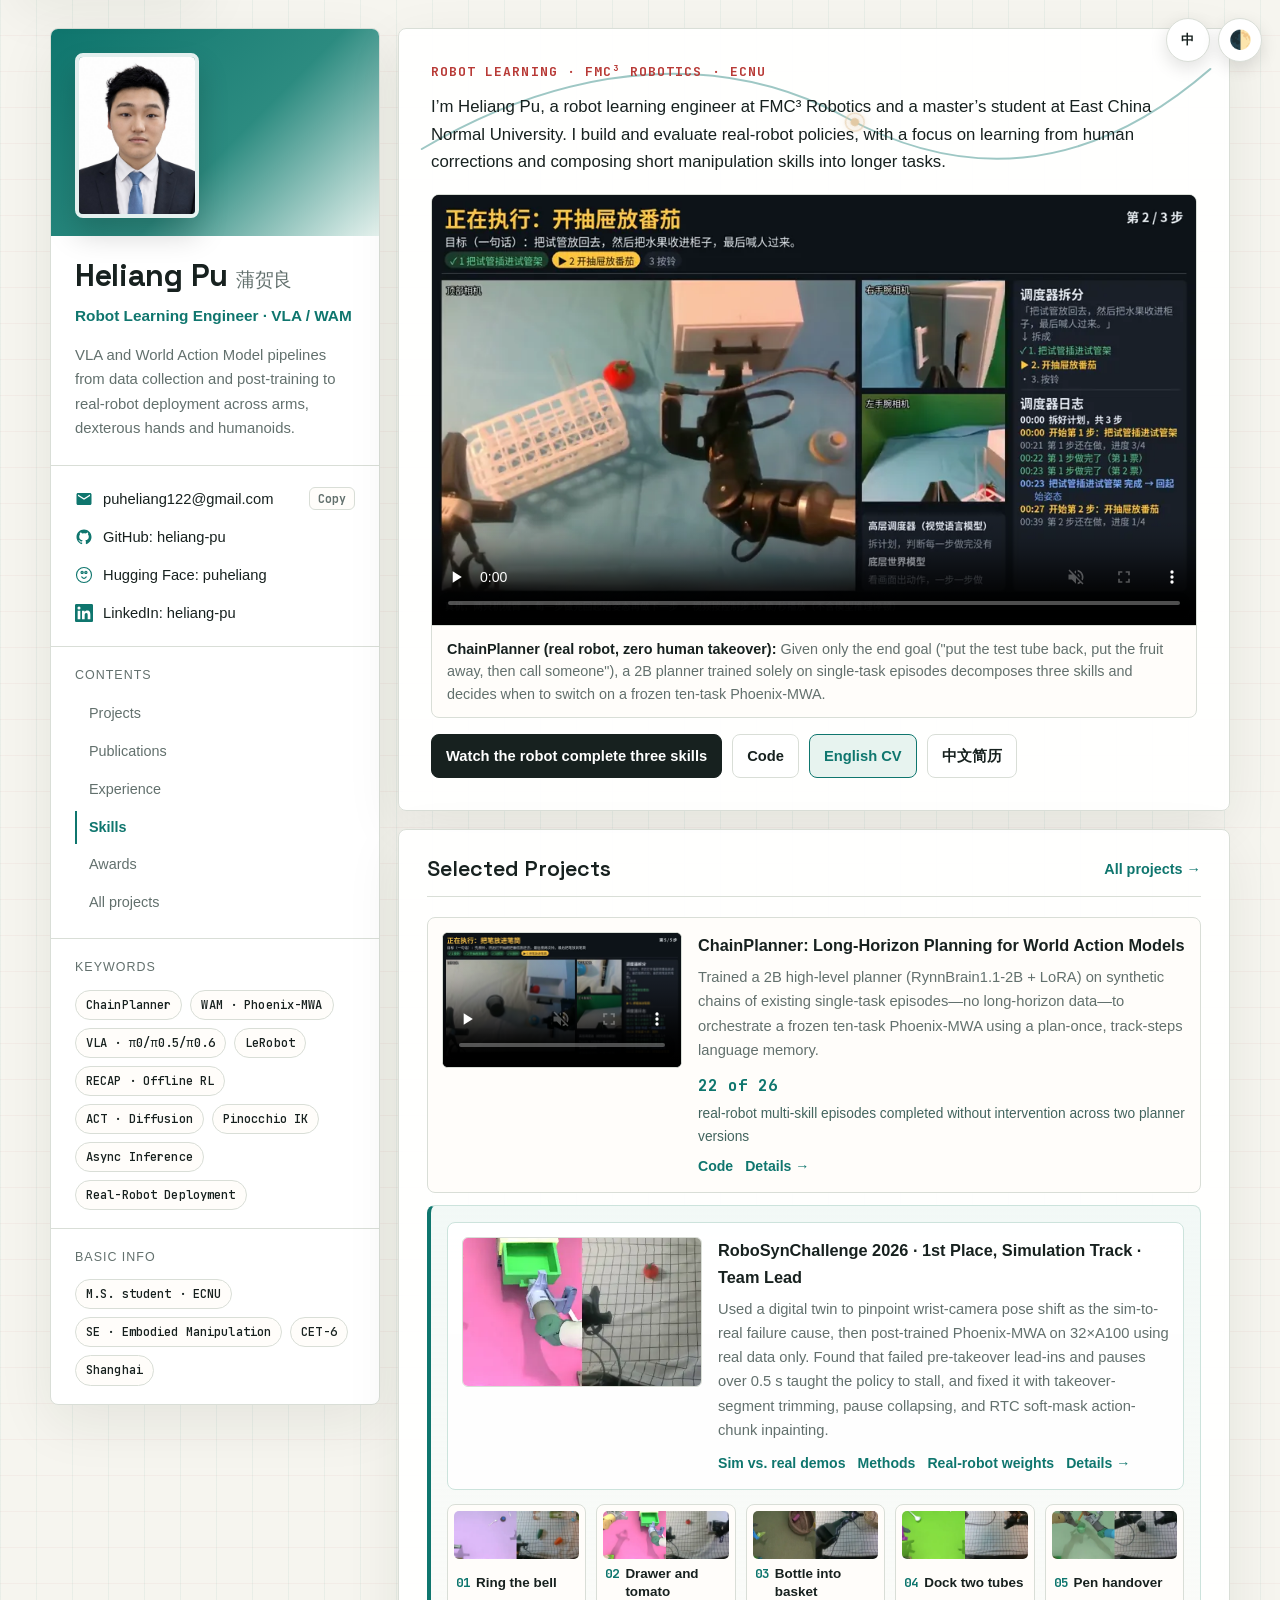
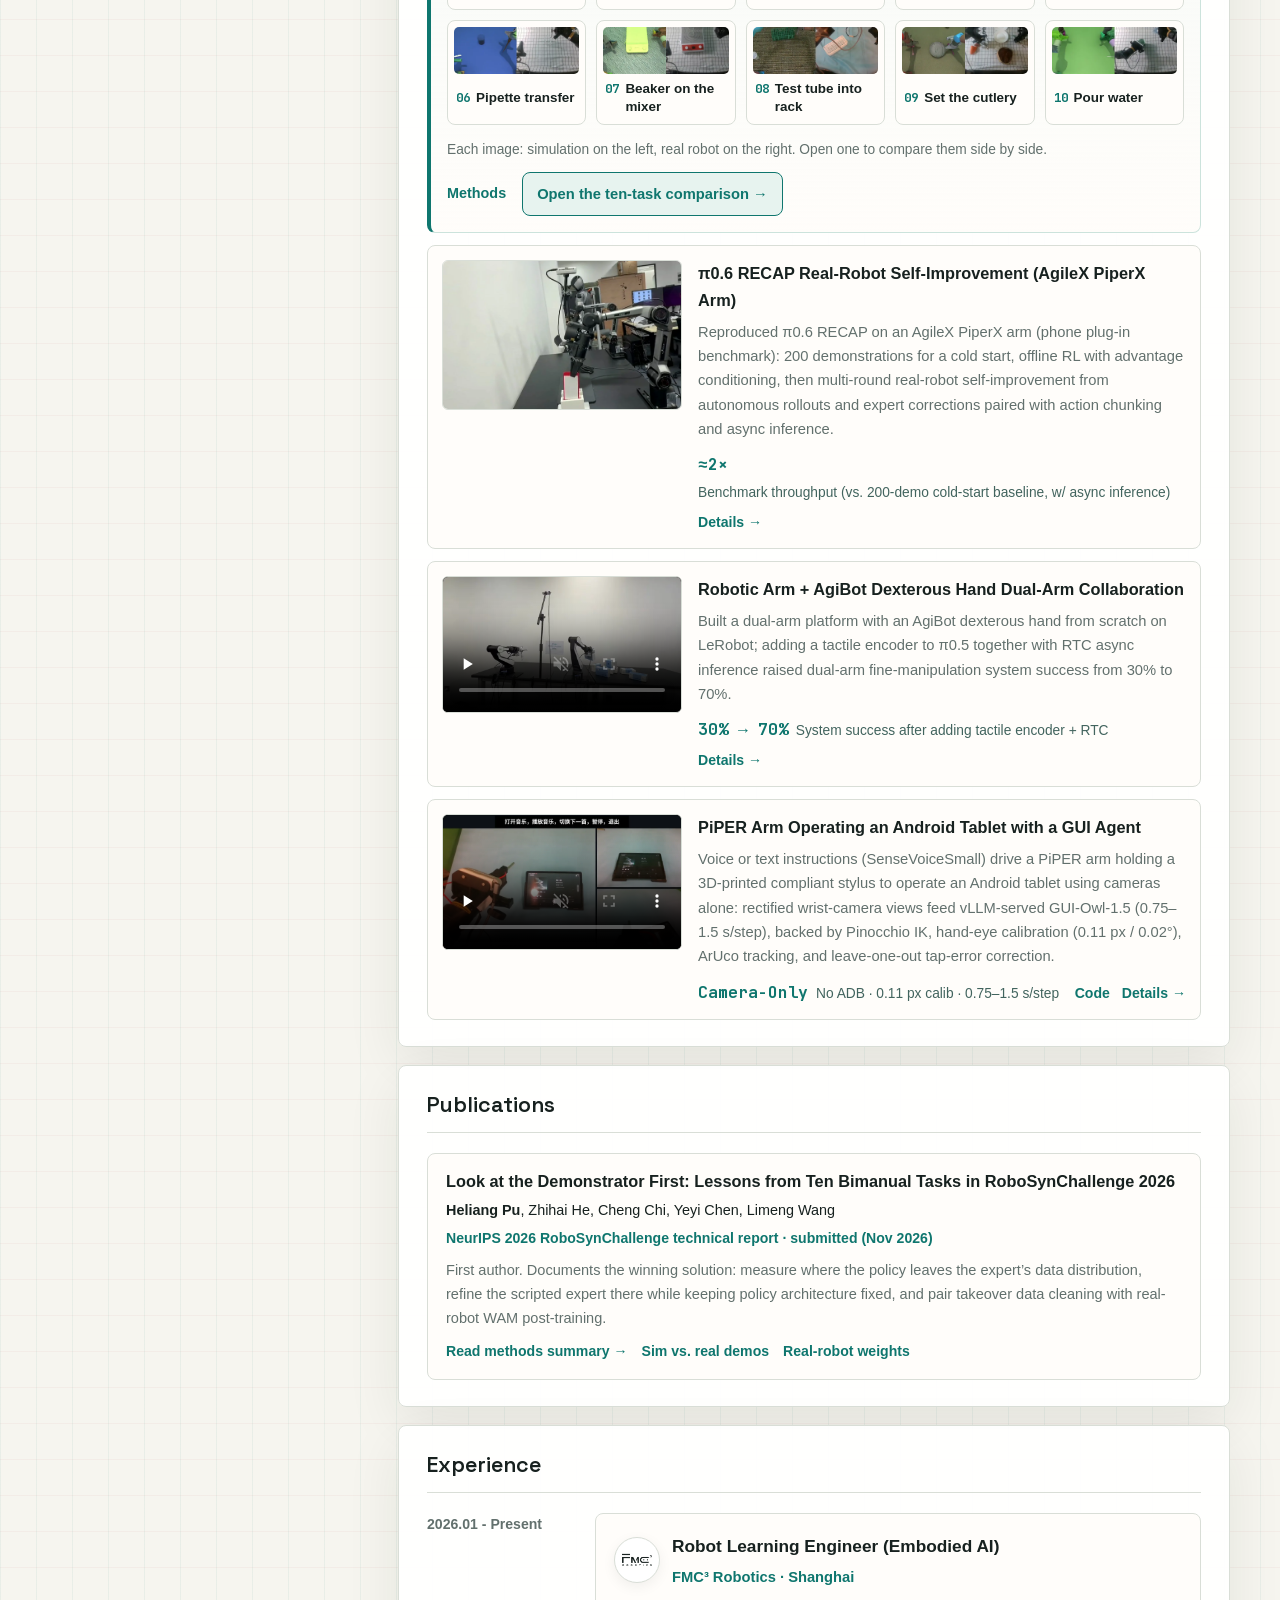
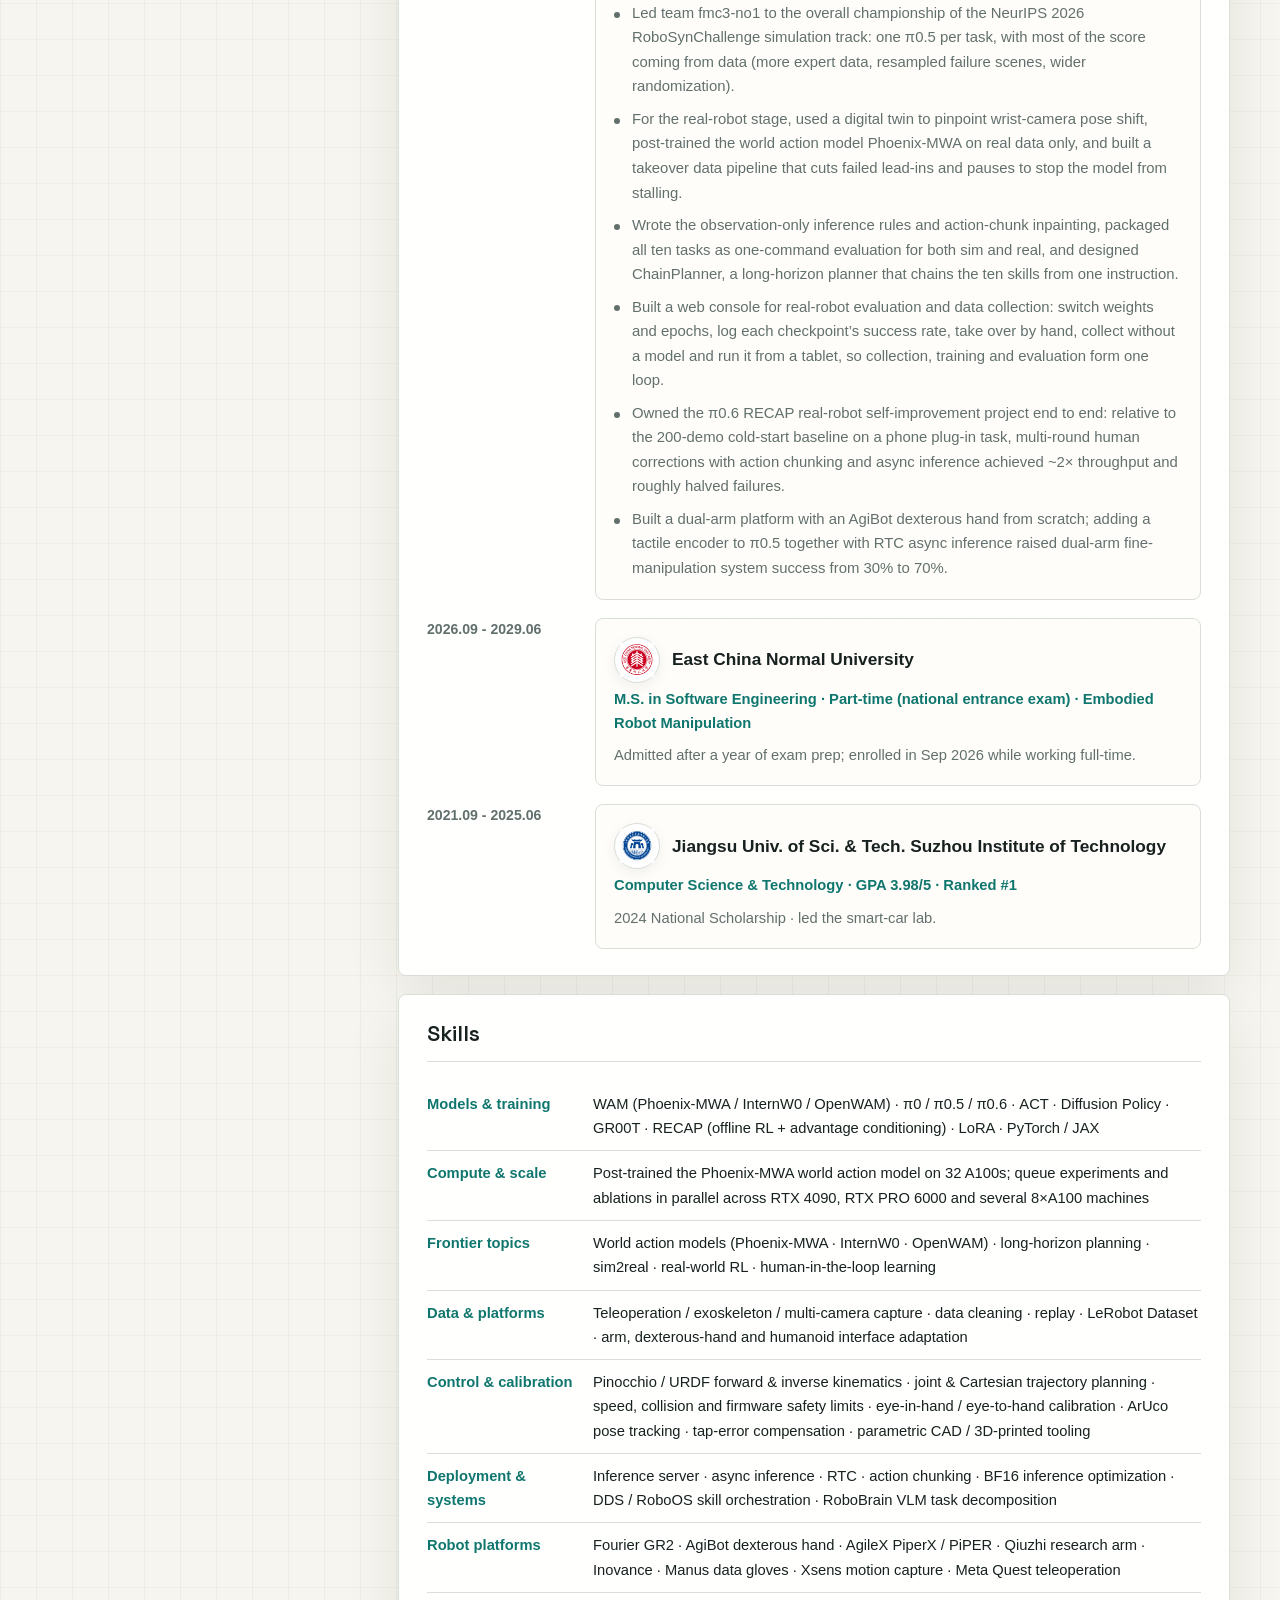
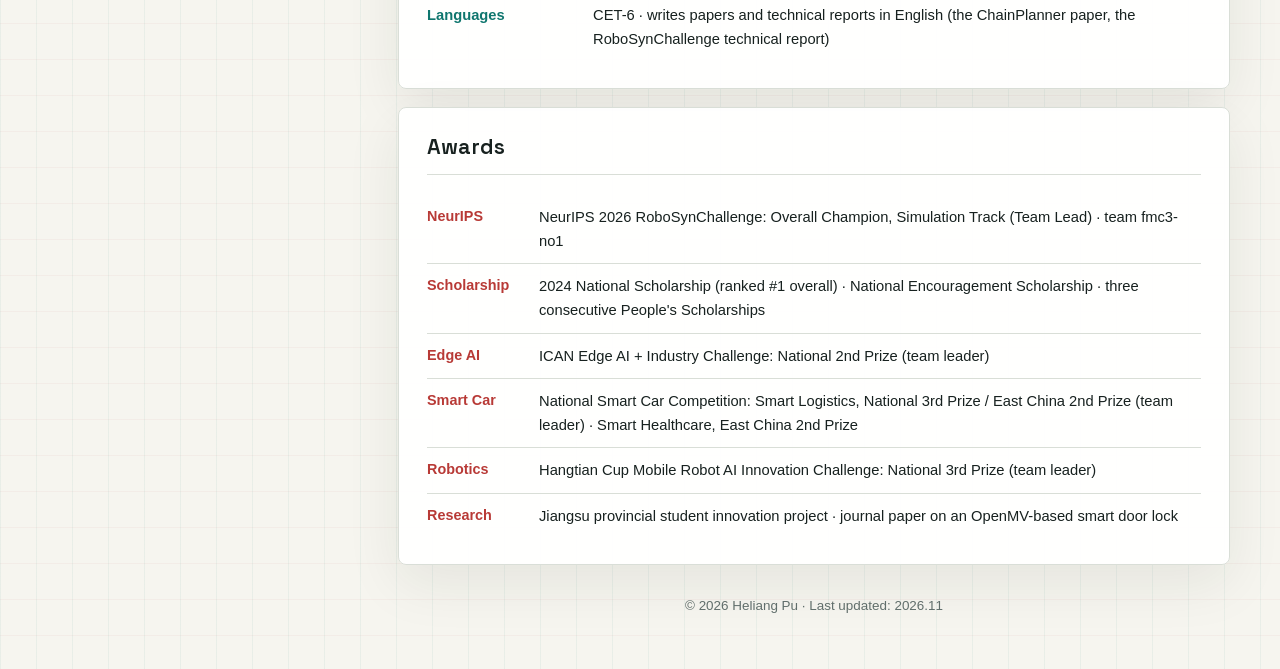
<file: index.html>
<!DOCTYPE html>
<html lang="en">
<head>
  <meta charset="UTF-8">
  <meta name="viewport" content="width=device-width, initial-scale=1.0">
  <meta name="description" content="Heliang Pu (蒲贺良), robot learning engineer at FMC³ Robotics and M.S. student at East China Normal University. Builds and evaluates real-robot VLA and World Action Model policies, focusing on learning from human corrections and composing short skills into longer tasks.">
  <meta name="theme-color" content="#0f766e">
  <meta property="og:title" content="Heliang Pu - Robot Learning Engineer (VLA / WAM)">
  <meta property="og:description" content="Heliang Pu (蒲贺良), robot learning engineer at FMC³ Robotics and M.S. student at East China Normal University. Builds and evaluates real-robot VLA and World Action Model policies, focusing on learning from human corrections and composing short skills into longer tasks.">
  <meta property="og:type" content="profile">
  <meta property="og:url" content="https://heliang-pu.github.io/">
  <meta property="og:image" content="https://heliang-pu.github.io/assets/og-cover.png">
  <meta property="og:image:width" content="1200">
  <meta property="og:image:height" content="630">
  <meta property="og:image:type" content="image/png">
  <meta property="og:image:alt" content="Heliang Pu - Robot Learning Engineer (VLA / WAM)">
  <meta name="twitter:card" content="summary_large_image">
  <meta name="twitter:title" content="Heliang Pu - Robot Learning Engineer (VLA / WAM)">
  <meta name="twitter:description" content="Heliang Pu (蒲贺良), robot learning engineer at FMC³ Robotics and M.S. student at East China Normal University. Builds and evaluates real-robot VLA and World Action Model policies, focusing on learning from human corrections and composing short skills into longer tasks.">
  <meta name="twitter:image" content="https://heliang-pu.github.io/assets/og-cover.png">
  <meta name="twitter:image:alt" content="Heliang Pu - Robot Learning Engineer (VLA / WAM)">
  <link rel="canonical" href="https://heliang-pu.github.io/">
  <link rel="icon" href="/assets/icon-192.png" type="image/png" sizes="192x192">
  <link rel="apple-touch-icon" href="/assets/apple-touch-icon.png">
  <link rel="manifest" href="/site.webmanifest">
  <link rel="preload" href="assets/fonts/space-grotesk-latin.woff2" as="font" type="font/woff2" crossorigin>
  <link rel="preload" href="assets/fonts/jetbrains-mono-latin.woff2" as="font" type="font/woff2" crossorigin>
  <title>Heliang Pu - Robot Learning Engineer (VLA / WAM)</title>
  <link rel="stylesheet" href="assets/site.css?v=ebff7e64">
  <script type="application/ld+json">
  {
    "@context": "https://schema.org",
    "@type": "Person",
    "name": "Heliang Pu",
    "alternateName": "蒲贺良",
    "jobTitle": "Robot Learning Engineer (VLA / WAM)",
    "worksFor": { "@type": "Organization", "name": "FMC³ Robotics", "url": "https://www.fmc3-robotics.ai" },
    "url": "https://heliang-pu.github.io/",
    "email": "puheliang122@gmail.com",
    "image": "https://heliang-pu.github.io/assets/portrait.jpg",
    "description": "Robot learning engineer at FMC³ Robotics and M.S. student at East China Normal University. Builds and evaluates real-robot VLA and World Action Model policies, focusing on learning from human corrections and composing short skills into longer tasks.",
    "address": { "@type": "PostalAddress", "addressLocality": "Shanghai", "addressCountry": "CN" },
    "alumniOf": [
      { "@type": "CollegeOrUniversity", "name": "East China Normal University" },
      { "@type": "CollegeOrUniversity", "name": "Jiangsu University of Science and Technology Suzhou Institute of Technology" }
    ],
    "knowsAbout": ["LeRobot", "VLA Policy", "World Action Model", "Phoenix-MWA", "ChainPlanner", "Long-Horizon Planning", "Sim2Real", "VLM", "π0", "π0.5", "π0.6", "RECAP", "Offline RL", "ACT", "Diffusion Policy", "GR00T", "Tactile Fusion", "LoRA", "Real-Robot Deployment", "Async Inference", "Kinematics & Trajectory Planning", "Hand-Eye Calibration", "GUI Agent"],
    "sameAs": [
      "https://github.com/heliang-pu",
      "https://huggingface.co/puheliang",
      "https://www.linkedin.com/in/heliang-pu-a26538416/"
    ]
  }
  </script>
  <script>
    (function () {
      try {
        var t = localStorage.getItem('theme');
        if (!t) t = matchMedia('(prefers-color-scheme: dark)').matches ? 'dark' : 'light';
        if (t === 'dark') document.documentElement.classList.add('theme-dark');
      } catch (e) {}
    })();
  </script>
</head>
<body>
  <a class="skip-link" href="#main" data-i18n="skip">Skip to main content</a>
  <div class="scroll-progress" aria-hidden="true"></div>

  <div class="shell">
    <div class="site-controls" role="group" aria-label="Site settings" data-i18n-aria="siteControlsAria">
      <button class="control-btn lang-toggle" type="button" aria-label="Switch language" title="Switch language">中</button>
      <button class="control-btn theme-toggle" type="button" aria-pressed="false" aria-label="Toggle dark / light mode" title="Toggle dark / light mode"><span aria-hidden="true">🌓</span></button>
    </div>

    <div class="mobile-id">
      <img src="assets/portrait.jpg" alt="" width="48" height="48" decoding="async">
      <div class="mobile-id-text">
        <h1><span data-i18n="name">Heliang Pu</span><span class="name-sub" data-i18n="nameSub">蒲贺良</span></h1>
        <span data-i18n="role">Robot Learning Engineer · VLA / WAM</span>
      </div>
    </div>

    <details class="mobile-nav">
      <summary data-i18n="navTitle">Contents</summary>
      <nav class="mobile-nav-body" aria-label="Page navigation" data-i18n-aria="navAria">
        <div class="mobile-nav-links">
          <a href="#projects" data-i18n="navProjects">Projects</a>
          <a href="#publications" data-i18n="navPubs">Publications</a>
          <a href="#experience" data-i18n="navExp">Experience</a>
          <a href="#skills" data-i18n="navSkills">Skills</a>
          <a href="#awards" data-i18n="navAwards">Awards</a>
          <a href="projects.html" data-i18n="navAll">All projects</a>
        </div>
        <div class="mobile-profile-links">
          <a href="mailto:puheliang122@gmail.com">Email</a>
          <a href="https://github.com/heliang-pu" target="_blank" rel="noreferrer">GitHub</a>
          <a href="https://huggingface.co/puheliang" target="_blank" rel="noreferrer">Hugging Face</a>
          <a href="https://www.linkedin.com/in/heliang-pu-a26538416/" target="_blank" rel="noreferrer">LinkedIn</a>
        </div>
      </nav>
    </details>

    <aside class="sidebar">
      <div class="portrait-wrap">
        <img class="portrait" src="assets/portrait.jpg" alt="Portrait of Heliang Pu" width="124" height="165" decoding="async">
      </div>

      <div class="identity">
        <h1><span data-i18n="name">Heliang Pu</span><span class="name-sub" data-i18n="nameSub">蒲贺良</span></h1>
        <p class="role" data-i18n="role">Robot Learning Engineer · VLA / WAM</p>
        <p class="pitch" data-i18n="pitch">VLA and World Action Model pipelines from data collection and post-training to real-robot deployment across arms, dexterous hands and humanoids.</p>
      </div>

      <div class="contact">
        <div class="contact-email-row">
          <a href="mailto:puheliang122@gmail.com" aria-label="Email puheliang122@gmail.com" data-i18n-aria="emailAria"><span class="contact-icon" aria-hidden="true"><svg viewBox="0 0 24 24"><path d="M20 4H4c-1.1 0-2 .9-2 2v12c0 1.1.9 2 2 2h16c1.1 0 2-.9 2-2V6c0-1.1-.9-2-2-2zm0 4l-8 5-8-5V6l8 5 8-5v2z"/></svg></span>puheliang122@gmail.com</a>
          <button class="copy-btn" type="button" data-copy="puheliang122@gmail.com" data-i18n="copyEmail">Copy</button>
        </div>
        <a href="https://github.com/heliang-pu" target="_blank" rel="noreferrer" aria-label="GitHub heliang-pu"><span class="contact-icon" aria-hidden="true"><svg viewBox="0 0 24 24"><path d="M12 2C6.477 2 2 6.477 2 12c0 4.42 2.865 8.166 6.839 9.489.5.092.682-.217.682-.482 0-.237-.009-.866-.013-1.7-2.782.603-3.369-1.342-3.369-1.342-.454-1.155-1.11-1.462-1.11-1.462-.908-.62.069-.608.069-.608 1.003.07 1.531 1.03 1.531 1.03.892 1.529 2.341 1.087 2.91.831.092-.646.35-1.086.636-1.337-2.22-.253-4.555-1.11-4.555-4.943 0-1.091.39-1.984 1.029-2.683-.103-.253-.446-1.27.098-2.647 0 0 .84-.269 2.75 1.025A9.578 9.578 0 0112 6.836c.85.004 1.705.115 2.504.337 1.909-1.294 2.747-1.025 2.747-1.025.546 1.377.203 2.394.1 2.647.64.699 1.028 1.592 1.028 2.683 0 3.842-2.339 4.687-4.566 4.935.359.309.678.919.678 1.852 0 1.336-.012 2.415-.012 2.743 0 .267.18.578.688.48C19.138 20.161 22 16.416 22 12c0-5.523-4.477-10-10-10z"/></svg></span>GitHub: heliang-pu</a>
        <a href="https://huggingface.co/puheliang" target="_blank" rel="noreferrer" aria-label="HuggingFace puheliang"><span class="contact-icon" aria-hidden="true"><svg viewBox="0 0 24 24"><path d="M12 2C6.477 2 2 6.477 2 12s4.477 10 10 10 10-4.477 10-10S17.523 2 12 2zm-2.5 8a1.5 1.5 0 110-3 1.5 1.5 0 010 3zm5 0a1.5 1.5 0 110-3 1.5 1.5 0 010 3zm-5.5 4.5s1.5 2 3 2 3-2 3-2" stroke="currentColor" stroke-width="1.5" stroke-linecap="round" fill="none"/><circle cx="9.5" cy="9.5" r="1.2" fill="currentColor"/><circle cx="14.5" cy="9.5" r="1.2" fill="currentColor"/></svg></span>Hugging Face: puheliang</a>
        <a href="https://www.linkedin.com/in/heliang-pu-a26538416/" target="_blank" rel="noreferrer" aria-label="LinkedIn heliang-pu"><span class="contact-icon" aria-hidden="true"><svg viewBox="0 0 24 24"><path d="M20.447 20.452h-3.554v-5.569c0-1.328-.027-3.037-1.852-3.037-1.853 0-2.136 1.445-2.136 2.939v5.667H9.351V9h3.414v1.561h.046c.477-.9 1.637-1.85 3.37-1.85 3.601 0 4.267 2.37 4.267 5.455v6.286zM5.337 7.433a2.062 2.062 0 01-2.063-2.065 2.064 2.064 0 112.063 2.065zm1.782 13.019H3.555V9h3.564v11.452zM22.225 0H1.771C.792 0 0 .774 0 1.729v20.542C0 23.227.792 24 1.771 24h20.451C23.2 24 24 23.227 24 22.271V1.729C24 .774 23.2 0 22.225 0z"/></svg></span>LinkedIn: heliang-pu</a>
      </div>

      <nav class="side-section" aria-label="Page navigation" data-i18n-aria="navAria">
        <p class="side-title" data-i18n="navTitle">Contents</p>
        <div class="nav-links">
          <a href="#projects" data-i18n="navProjects">Projects</a>
          <a href="#publications" data-i18n="navPubs">Publications</a>
          <a href="#experience" data-i18n="navExp">Experience</a>
          <a href="#skills" data-i18n="navSkills">Skills</a>
          <a href="#awards" data-i18n="navAwards">Awards</a>
          <a href="projects.html" data-i18n="navAll">All projects</a>
        </div>
      </nav>

      <div class="side-section">
        <p class="side-title" data-i18n="techKeywords">Keywords</p>
        <div class="chip-list">
          <span class="chip">ChainPlanner</span>
          <span class="chip">WAM · Phoenix-MWA</span>
          <span class="chip">VLA · π0/π0.5/π0.6</span>
          <span class="chip">LeRobot</span>
          <span class="chip">RECAP · Offline RL</span>
          <span class="chip">ACT · Diffusion</span>
          <span class="chip">Pinocchio IK</span>
          <span class="chip" data-i18n="kw_async">Async Inference</span>
          <span class="chip" data-i18n="kw_deploy">Real-Robot Deployment</span>
        </div>
      </div>

      <div class="side-section">
        <p class="side-title" data-i18n="basicInfo">Basic Info</p>
        <div class="chip-list">
          <span class="chip" data-i18n="edu_degree">M.S. student · ECNU</span>
          <span class="chip" data-i18n="edu_major">SE · Embodied Manipulation</span>
          <span class="chip">CET-6</span>
          <span class="chip" data-i18n="city">Shanghai</span>
        </div>
      </div>
    </aside>

    <main class="main" id="main">
      <section class="hero">
        <svg class="traj-svg" viewBox="0 0 800 160" preserveAspectRatio="none" xmlns="http://www.w3.org/2000/svg" xmlns:xlink="http://www.w3.org/1999/xlink" aria-hidden="true">
          <path id="trajPath" class="traj" pathLength="1" d="M 22 120 C 175 26, 320 26, 430 88 S 660 150, 782 40" />
          <circle class="traj-wp" cx="22" cy="120" r="3.5" style="animation-delay:.1s"></circle>
          <circle class="traj-wp" cx="210" cy="46" r="3" style="animation-delay:.9s"></circle>
          <circle class="traj-wp" cx="430" cy="88" r="3.5" style="animation-delay:1.5s"></circle>
          <circle class="traj-wp" cx="605" cy="140" r="3" style="animation-delay:2.1s"></circle>
          <circle class="traj-wp" cx="782" cy="40" r="3.5" style="animation-delay:2.7s"></circle>
          <g class="traj-effector">
            <circle r="9" fill="none" stroke="var(--amber)" stroke-width="1.5" opacity="0.6"></circle>
            <circle r="4" fill="var(--amber)"></circle>
            <animateMotion dur="4s" begin="0.25s" repeatCount="indefinite" rotate="auto" calcMode="linear">
              <mpath xlink:href="#trajPath" href="#trajPath"></mpath>
            </animateMotion>
          </g>
        </svg>
        <p class="eyebrow">Robot Learning · FMC³ Robotics · ECNU</p>
        <p class="hero-intro" data-i18n="heroIntro">I’m Heliang Pu, a robot learning engineer at FMC³ Robotics and a master’s student at East China Normal University. I build and evaluate real-robot policies, with a focus on learning from human corrections and composing short manipulation skills into longer tasks.</p>
        <figure class="hero-demo" data-hover-play>
          <video class="hero-video" id="hero-video" controls muted preload="none" playsinline width="1280" height="720" poster="assets/projects/chainplanner-goal-only.webp" aria-label="Play: ChainPlanner splits an instruction that only states the goal into 3 steps and completes them" data-i18n-aria="p5video">
            <source src="assets/projects/chainplanner-goal-only.mp4" type="video/mp4">
          </video>
          <figcaption class="hero-caption">
            <strong data-i18n="heroCapTitle">ChainPlanner (real robot, zero human takeover):</strong>
            <span data-i18n="heroCapDesc">Given only the end goal ("put the test tube back, put the fruit away, then call someone"), a 2B planner trained solely on single-task episodes decomposes three skills and decides when to switch on a frozen ten-task Phoenix-MWA.</span>
          </figcaption>
        </figure>
        <div class="hero-actions">
          <button class="button" id="hero-watch" type="button" data-i18n="btnWatch">Watch the robot complete three skills</button>
          <a class="button secondary" href="https://github.com/heliang-pu/wam-long-horizon-planner" target="_blank" rel="noreferrer" data-i18n="linkCode">Code</a>
          <a class="button accent" href="heliang-pu-cv-en.pdf" data-i18n="btnEnCV">English CV</a>
          <a class="button secondary" href="heliang-pu-resume.pdf" data-i18n="btnZhCV">中文简历</a>
        </div>
      </section>

      <section class="section" id="projects">
        <!-- 旧版简历 PDF 写死了这些锚点，内容已搬到 projects.html，这里留着让旧链接落到项目板块 -->
        <span class="legacy-anchor" id="demo-03" aria-hidden="true"></span>
        <span class="legacy-anchor" id="demo-04" aria-hidden="true"></span>
        <span class="legacy-anchor" id="demos" aria-hidden="true"></span>
        <span class="legacy-anchor" id="demo-02" aria-hidden="true"></span>
        <span class="legacy-anchor" id="demo-05" aria-hidden="true"></span>
        <span class="legacy-anchor" id="demo-06" aria-hidden="true"></span>
        <span class="legacy-anchor" id="demo-08" aria-hidden="true"></span>
        <span class="legacy-anchor" id="demo-10" aria-hidden="true"></span>
        <span class="legacy-anchor" id="demo-12" aria-hidden="true"></span>
        <span class="legacy-anchor" id="demo-09" aria-hidden="true"></span>
        <div class="section-head">
          <h2 data-i18n="secProjects">Selected Projects</h2>
          <a class="section-link" href="projects.html" data-i18n="allProjects">All projects →</a>
        </div>

        <div class="pick-list">
          <article class="pick" id="chainplanner" data-hover-play>
            <video class="pick-shot pick-video" controls muted preload="none" playsinline width="1280" height="720" poster="assets/projects/chainplanner-five-steps.webp" aria-label="Play: ChainPlanner completes a five-step real-robot chain with a repeated skill" data-i18n-aria="p5v5video">
              <source src="assets/projects/chainplanner-five-steps.mp4" type="video/mp4">
            </video>
            <div class="pick-body">
              <h3 data-i18n="p5t">ChainPlanner: Long-Horizon Planning for World Action Models</h3>
              <p data-i18n="p5s">Trained a 2B high-level planner (RynnBrain1.1-2B + LoRA) on synthetic chains of existing single-task episodes—no long-horizon data—to orchestrate a frozen ten-task Phoenix-MWA using a plan-once, track-steps language memory.</p>
              <div class="pick-foot">
                <span class="pick-result"><strong data-i18n="p5r3k">22 of 26</strong><span data-i18n="p5r3">real-robot multi-skill episodes completed without intervention across two planner versions</span></span>
                <span class="pick-actions">
                  <a class="pick-link" href="https://github.com/heliang-pu/wam-long-horizon-planner" target="_blank" rel="noreferrer" data-i18n="linkCode">Code</a>
                  <a class="pick-link" href="projects.html#chainplanner" data-i18n="pickMore">Details →</a>
                </span>
              </div>
            </div>
          </article>

          <div class="project-group" id="competition">
            <article class="pick pick-featured">
              <img class="pick-shot" src="assets/competition/drawer-open-place-tile.webp" alt="RoboSynChallenge drawer task: simulation on the left, real robot on the right" data-i18n-alt="compImgAlt" width="640" height="240" loading="lazy" decoding="async">
              <div class="pick-body">
                <h3 data-i18n="compBadge">RoboSynChallenge 2026 · 1st Place, Simulation Track · Team Lead</h3>
                <p data-i18n="compDiag">Used a digital twin to pinpoint wrist-camera pose shift as the sim-to-real failure cause, then post-trained Phoenix-MWA on 32×A100 using real data only. Found that failed pre-takeover lead-ins and pauses over 0.5 s taught the policy to stall, and fixed it with takeover-segment trimming, pause collapsing, and RTC soft-mask action-chunk inpainting.</p>
                <div class="pick-foot">
                  <span class="pick-actions">
                    <a class="pick-link" href="competition.html" data-i18n="compLinkDemos">Sim vs. real demos</a>
                    <a class="pick-link" href="competition.html#methods" data-i18n="compMethodsLink">Methods</a>
                    <a class="pick-link" href="https://huggingface.co/puheliang/RoboSynChallenge-fmc3-no1-real" target="_blank" rel="noreferrer" data-i18n="compLinkWeights">Real-robot weights</a>
                    <a class="pick-link" href="projects.html#robosyn" data-i18n="pickMore">Details →</a>
                  </span>
                </div>
              </div>
            </article>
            <div class="task-grid">
              <a class="task-tile" href="competition.html#click-bell">
                <img src="assets/competition/click-bell-tile.webp" alt="" width="640" height="240" loading="lazy" decoding="async">
                <span class="task-tile-text"><span class="task-num">01</span><span data-i18n="tkBell">Ring the bell</span></span>
              </a>
              <a class="task-tile" href="competition.html#drawer-open-place">
                <img src="assets/competition/drawer-open-place-tile.webp" alt="" width="640" height="240" loading="lazy" decoding="async">
                <span class="task-tile-text"><span class="task-num">02</span><span data-i18n="tkDrawer">Drawer and tomato</span></span>
              </a>
              <a class="task-tile" href="competition.html#handle-basket">
                <img src="assets/competition/handle-basket-tile.webp" alt="" width="640" height="240" loading="lazy" decoding="async">
                <span class="task-tile-text"><span class="task-num">03</span><span data-i18n="tkBasket">Bottle into basket</span></span>
              </a>
              <a class="task-tile" href="competition.html#item-assembly">
                <img src="assets/competition/item-assembly-tile.webp" alt="" width="640" height="240" loading="lazy" decoding="async">
                <span class="task-tile-text"><span class="task-num">04</span><span data-i18n="tkAssembly">Dock two tubes</span></span>
              </a>
              <a class="task-tile" href="competition.html#items-handover">
                <img src="assets/competition/items-handover-tile.webp" alt="" width="640" height="240" loading="lazy" decoding="async">
                <span class="task-tile-text"><span class="task-num">05</span><span data-i18n="tkHandover">Pen handover</span></span>
              </a>
              <a class="task-tile" href="competition.html#manipulate-pipette">
                <img src="assets/competition/manipulate-pipette-tile.webp" alt="" width="640" height="240" loading="lazy" decoding="async">
                <span class="task-tile-text"><span class="task-num">06</span><span data-i18n="tkPipette">Pipette transfer</span></span>
              </a>
              <a class="task-tile" href="competition.html#mixer-operating">
                <img src="assets/competition/mixer-operating-tile.webp" alt="" width="640" height="240" loading="lazy" decoding="async">
                <span class="task-tile-text"><span class="task-num">07</span><span data-i18n="tkMixer">Beaker on the mixer</span></span>
              </a>
              <a class="task-tile" href="competition.html#sample-loading">
                <img src="assets/competition/sample-loading-tile.webp" alt="" width="640" height="240" loading="lazy" decoding="async">
                <span class="task-tile-text"><span class="task-num">08</span><span data-i18n="tkSample">Test tube into rack</span></span>
              </a>
              <a class="task-tile" href="competition.html#table-rearrangement">
                <img src="assets/competition/table-rearrangement-tile.webp" alt="" width="640" height="240" loading="lazy" decoding="async">
                <span class="task-tile-text"><span class="task-num">09</span><span data-i18n="tkTable">Set the cutlery</span></span>
              </a>
              <a class="task-tile" href="competition.html#water-pouring">
                <img src="assets/competition/water-pouring-tile.webp" alt="" width="640" height="240" loading="lazy" decoding="async">
                <span class="task-tile-text"><span class="task-num">10</span><span data-i18n="tkWater">Pour water</span></span>
              </a>
            </div>
            <div class="task-grid-foot">
              <p data-i18n="compTileNote">Each image: simulation on the left, real robot on the right. Open one to compare them side by side.</p>
              <span class="foot-links">
                <a class="section-link" href="competition.html#methods" data-i18n="compMethodsLink">Methods</a>
                <a class="button accent" href="competition.html" data-i18n="compOpen">Open the ten-task comparison →</a>
              </span>
            </div>
          </div>

          <article class="pick" id="recap">
            <span class="legacy-anchor" id="demo-07" aria-hidden="true"></span>
            <img class="pick-shot" src="assets/projects/recap-phone-plug.webp" alt="π0.6 RECAP on a real AgileX PiperX arm: phone plug-in" data-i18n-alt="p4img" width="1280" height="720" loading="lazy" decoding="async">
            <div class="pick-body">
              <h3 data-i18n="p4t">π0.6 RECAP Real-Robot Self-Improvement (AgileX PiperX Arm)</h3>
              <p data-i18n="p4s">Reproduced π0.6 RECAP on an AgileX PiperX arm (phone plug-in benchmark): 200 demonstrations for a cold start, offline RL with advantage conditioning, then multi-round real-robot self-improvement from autonomous rollouts and expert corrections paired with action chunking and async inference.</p>
              <div class="pick-foot">
                <span class="pick-result"><strong>≈2×</strong><span data-i18n="p4r1v">Benchmark throughput (vs. 200-demo cold-start baseline, w/ async inference)</span></span>
                <span class="pick-actions">
                  <a class="pick-link" href="projects.html#recap" data-i18n="pickMore">Details →</a>
                </span>
              </div>
            </div>
          </article>

          <article class="pick" id="dual-arm" data-hover-play>
            <span class="legacy-anchor" id="demo-01" aria-hidden="true"></span>
            <video class="pick-shot pick-video" controls muted preload="none" playsinline width="720" height="408" poster="assets/projects/tissue-sorting.webp" aria-label="Play: dual-arm dexterous-hand tissue sorting" data-i18n-aria="p1video">
              <source src="assets/projects/tissue-sorting.mp4" type="video/mp4">
            </video>
            <div class="pick-body">
              <h3 data-i18n="p1t">Robotic Arm + AgiBot Dexterous Hand Dual-Arm Collaboration</h3>
              <p data-i18n="p1s">Built a dual-arm platform with an AgiBot dexterous hand from scratch on LeRobot; adding a tactile encoder to π0.5 together with RTC async inference raised dual-arm fine-manipulation system success from 30% to 70%.</p>
              <div class="pick-foot">
                <span class="pick-result"><strong>30% → 70%</strong><span data-i18n="p1r1">System success after adding tactile encoder + RTC</span></span>
                <span class="pick-actions">
                  <a class="pick-link" href="projects.html#dual-arm" data-i18n="pickMore">Details →</a>
                </span>
              </div>
            </div>
          </article>

          <article class="pick" id="tablet-tap" data-hover-play>
            <video class="pick-shot pick-video" controls muted preload="none" playsinline width="1280" height="720" poster="assets/projects/tablet-tap-demo.webp" aria-label="Play: PiPER arm using a stylus to operate an Android tablet via camera and GUI-Owl-1.5" data-i18n-aria="p6video">
              <source src="assets/projects/tablet-tap-demo.mp4" type="video/mp4">
            </video>
            <div class="pick-body">
              <h3 data-i18n="p6t">PiPER Arm Operating an Android Tablet with a GUI Agent</h3>
              <p data-i18n="p6s">Voice or text instructions (SenseVoiceSmall) drive a PiPER arm holding a 3D-printed compliant stylus to operate an Android tablet using cameras alone: rectified wrist-camera views feed vLLM-served GUI-Owl-1.5 (0.75–1.5 s/step), backed by Pinocchio IK, hand-eye calibration (0.11 px / 0.02°), ArUco tracking, and leave-one-out tap-error correction.</p>
              <div class="pick-foot">
                <span class="pick-result"><strong data-i18n="p6r1k">Camera-Only</strong><span data-i18n="p6r1v">No ADB · 0.11 px calib · 0.75–1.5 s/step</span></span>
                <span class="pick-actions">
                  <a class="pick-link" href="https://github.com/heliang-pu/Robot-use-tablet" target="_blank" rel="noreferrer" data-i18n="linkCode">Code</a>
                  <a class="pick-link" href="projects.html#tablet-tap" data-i18n="pickMore">Details →</a>
                </span>
              </div>
            </div>
          </article>
        </div>
      </section>

      <section class="section" id="publications">
        <div class="section-head">
          <h2 data-i18n="secPubs">Publications</h2>
        </div>
        <div class="pub-list">
          <article class="pub">
            <h3>Look at the Demonstrator First: Lessons from Ten Bimanual Tasks in RoboSynChallenge 2026</h3>
            <p class="authors"><strong>Heliang Pu</strong>, Zhihai He, Cheng Chi, Yeyi Chen, Limeng Wang</p>
            <p class="venue" data-i18n="pub2venue">NeurIPS 2026 RoboSynChallenge technical report · submitted (Nov 2026)</p>
            <p class="note" data-i18n="pub2note">First author. Documents the winning solution: measure where the policy leaves the expert’s data distribution, refine the scripted expert there while keeping policy architecture fixed, and pair takeover data cleaning with real-robot WAM post-training.</p>
            <div class="pub-links">
              <a href="competition.html#methods" data-i18n="pub2methods">Read methods summary →</a>
              <a href="competition.html" data-i18n="compLinkDemos">Sim vs. real demos</a>
              <a href="https://huggingface.co/puheliang/RoboSynChallenge-fmc3-no1-real" target="_blank" rel="noreferrer" data-i18n="compLinkWeights">Real-robot weights</a>
            </div>
          </article>
        </div>
      </section>

      <section class="section" id="experience">
        <div class="section-head">
          <h2 data-i18n="secExp">Experience</h2>
        </div>
        <div class="timeline">
          <div class="timeline-item">
            <div class="time" data-i18n="exp1time">2026.01 - Present</div>
            <div class="timeline-card">
              <div class="school-heading">
                <span class="school-emblem">
                  <img src="assets/fmc3-robotics-logo.png" alt="FMC³ Robotics logo" data-i18n-alt="fmc3LogoAlt" width="128" height="128" loading="lazy" decoding="async">
                </span>
                <div>
                  <h3 data-i18n="exp1title">Robot Learning Engineer (Embodied AI)</h3>
                  <div class="meta"><a href="https://www.fmc3-robotics.ai" target="_blank" rel="noreferrer">FMC³ Robotics</a> · <span data-i18n="exp1loc">Shanghai</span></div>
                </div>
              </div>
              <ul class="plain-list">
                <li data-i18n="exp1d4">Led team fmc3-no1 to the overall championship of the NeurIPS 2026 RoboSynChallenge simulation track: one π0.5 per task, with most of the score coming from data (more expert data, resampled failure scenes, wider randomization).</li>
                <li data-i18n="exp1d5">For the real-robot stage, used a digital twin to pinpoint wrist-camera pose shift, post-trained the world action model Phoenix-MWA on real data only, and built a takeover data pipeline that cuts failed lead-ins and pauses to stop the model from stalling.</li>
                <li data-i18n="exp1d6">Wrote the observation-only inference rules and action-chunk inpainting, packaged all ten tasks as one-command evaluation for both sim and real, and designed ChainPlanner, a long-horizon planner that chains the ten skills from one instruction.</li>
                <li data-i18n="exp1d7">Built a web console for real-robot evaluation and data collection: switch weights and epochs, log each checkpoint’s success rate, take over by hand, collect without a model and run it from a tablet, so collection, training and evaluation form one loop.</li>
                <li data-i18n="exp1d1">Owned the π0.6 RECAP real-robot self-improvement project end to end: relative to the 200-demo cold-start baseline on a phone plug-in task, multi-round human corrections with action chunking and async inference achieved ~2× throughput and roughly halved failures.</li>
                <li data-i18n="exp1d2">Built a dual-arm platform with an AgiBot dexterous hand from scratch; adding a tactile encoder to π0.5 together with RTC async inference raised dual-arm fine-manipulation system success from 30% to 70%.</li>
              </ul>
            </div>
          </div>
          <div class="timeline-item">
            <div class="time">2026.09 - 2029.06</div>
            <div class="timeline-card">
              <div class="school-heading">
                <span class="school-emblem">
                  <img src="assets/east-china-normal-university-emblem.png" alt="East China Normal University emblem" data-i18n-alt="ecnuLogoAlt" width="128" height="128" loading="lazy" decoding="async">
                </span>
                <h3 data-i18n="exp2title">East China Normal University</h3>
              </div>
              <div class="meta" data-i18n="exp2meta">M.S. in Software Engineering · Part-time (national entrance exam) · Embodied Robot Manipulation</div>
              <p class="edu-note" data-i18n="exp2d1">Admitted after a year of exam prep; enrolled in Sep 2026 while working full-time.</p>
            </div>
          </div>
          <div class="timeline-item">
            <div class="time">2021.09 - 2025.06</div>
            <div class="timeline-card">
              <div class="school-heading">
                <span class="school-emblem">
                  <img src="assets/suzhou-institute-of-technology-emblem.png" alt="Jiangsu University of Science and Technology Suzhou Institute of Technology emblem" data-i18n-alt="sitLogoAlt" width="128" height="128" loading="lazy" decoding="async">
                </span>
                <h3 data-i18n="exp3title">Jiangsu Univ. of Sci. &amp; Tech. Suzhou Institute of Technology</h3>
              </div>
              <div class="meta" data-i18n="exp3meta">Computer Science &amp; Technology · GPA 3.98/5 · Ranked #1</div>
              <p class="edu-note" data-i18n="exp3d1">2024 National Scholarship · led the smart-car lab.</p>
            </div>
          </div>
        </div>
      </section>

      <section class="section" id="skills">
        <div class="section-head">
          <h2 data-i18n="secSkillRows">Skills</h2>
        </div>
        <dl class="skill-rows">
          <div><dt data-i18n="sk1t">Models &amp; training</dt><dd data-i18n="sk1d">WAM (Phoenix-MWA / InternW0 / OpenWAM) · π0 / π0.5 / π0.6 · ACT · Diffusion Policy · GR00T · RECAP (offline RL + advantage conditioning) · LoRA · PyTorch / JAX</dd></div>
          <div><dt data-i18n="sk6t">Compute &amp; scale</dt><dd data-i18n="sk6d">Post-trained the Phoenix-MWA world action model on 32 A100s; queue experiments and ablations in parallel across RTX 4090, RTX PRO 6000 and several 8×A100 machines</dd></div>
          <div><dt data-i18n="sk2t">Frontier topics</dt><dd data-i18n="sk2d">World action models (Phoenix-MWA · InternW0 · OpenWAM) · long-horizon planning · sim2real · real-world RL · human-in-the-loop learning</dd></div>
          <div><dt data-i18n="sk3t">Data &amp; platforms</dt><dd data-i18n="sk3d">Teleoperation / exoskeleton / multi-camera capture · data cleaning · replay · LeRobot Dataset · arm, dexterous-hand and humanoid interface adaptation</dd></div>
          <div><dt data-i18n="sk8t">Control &amp; calibration</dt><dd data-i18n="sk8d">Pinocchio / URDF forward &amp; inverse kinematics · joint &amp; Cartesian trajectory planning · speed, collision and firmware safety limits · eye-in-hand / eye-to-hand calibration · ArUco pose tracking · tap-error compensation · parametric CAD / 3D-printed tooling</dd></div>
          <div><dt data-i18n="sk4t">Deployment &amp; systems</dt><dd data-i18n="sk4d">Inference server · async inference · RTC · action chunking · BF16 inference optimization · DDS / RoboOS skill orchestration · RoboBrain VLM task decomposition</dd></div>
          <div><dt data-i18n="sk5t">Robot platforms</dt><dd data-i18n="sk5d">Fourier GR2 · AgiBot dexterous hand · AgileX PiperX / PiPER · Qiuzhi research arm · Inovance · Manus data gloves · Xsens motion capture · Meta Quest teleoperation</dd></div>
          <div><dt data-i18n="sk7t">Languages</dt><dd data-i18n="sk7d">CET-6 · writes papers and technical reports in English (the ChainPlanner paper, the RoboSynChallenge technical report)</dd></div>
        </dl>
      </section>

      <section class="section" id="awards">
        <div class="section-head">
          <h2 data-i18n="secAwards">Awards</h2>
        </div>
        <ul class="award-list">
          <li><span class="award-year" data-i18n="a7y">NeurIPS</span><span data-i18n="a7l">NeurIPS 2026 RoboSynChallenge: Overall Champion, Simulation Track (Team Lead) · team fmc3-no1</span></li>
          <li><span class="award-year" data-i18n="a1y">Scholarship</span><span data-i18n="a1l">2024 National Scholarship (ranked #1 overall) · National Encouragement Scholarship · three consecutive People's Scholarships</span></li>
          <li><span class="award-year" data-i18n="a6y">Edge AI</span><span data-i18n="a6l">ICAN Edge AI + Industry Challenge: National 2nd Prize (team leader)</span></li>
          <li><span class="award-year" data-i18n="a2y">Smart Car</span><span data-i18n="a2l">National Smart Car Competition: Smart Logistics, National 3rd Prize / East China 2nd Prize (team leader) · Smart Healthcare, East China 2nd Prize</span></li>
          <li><span class="award-year" data-i18n="a4y">Robotics</span><span data-i18n="a4l">Hangtian Cup Mobile Robot AI Innovation Challenge: National 3rd Prize (team leader)</span></li>
          <li><span class="award-year" data-i18n="a5y">Research</span><span data-i18n="a5l">Jiangsu provincial student innovation project · journal paper on an OpenMV-based smart door lock</span></li>
        </ul>
      </section>

      <footer class="footer">© 2026 <span data-i18n="name">Heliang Pu</span> · <span data-i18n="footerUpdated">Last updated: 2026.11</span></footer>
    </main>
  </div>
  <button class="control-btn to-top" type="button" aria-label="Back to top" title="Back to top"><span aria-hidden="true">↑</span></button>

  <script src="assets/i18n.js?v=8e5bbcc5"></script>
  <script src="assets/site.js?v=a5c90034"></script>
</body>
</html>
</file>
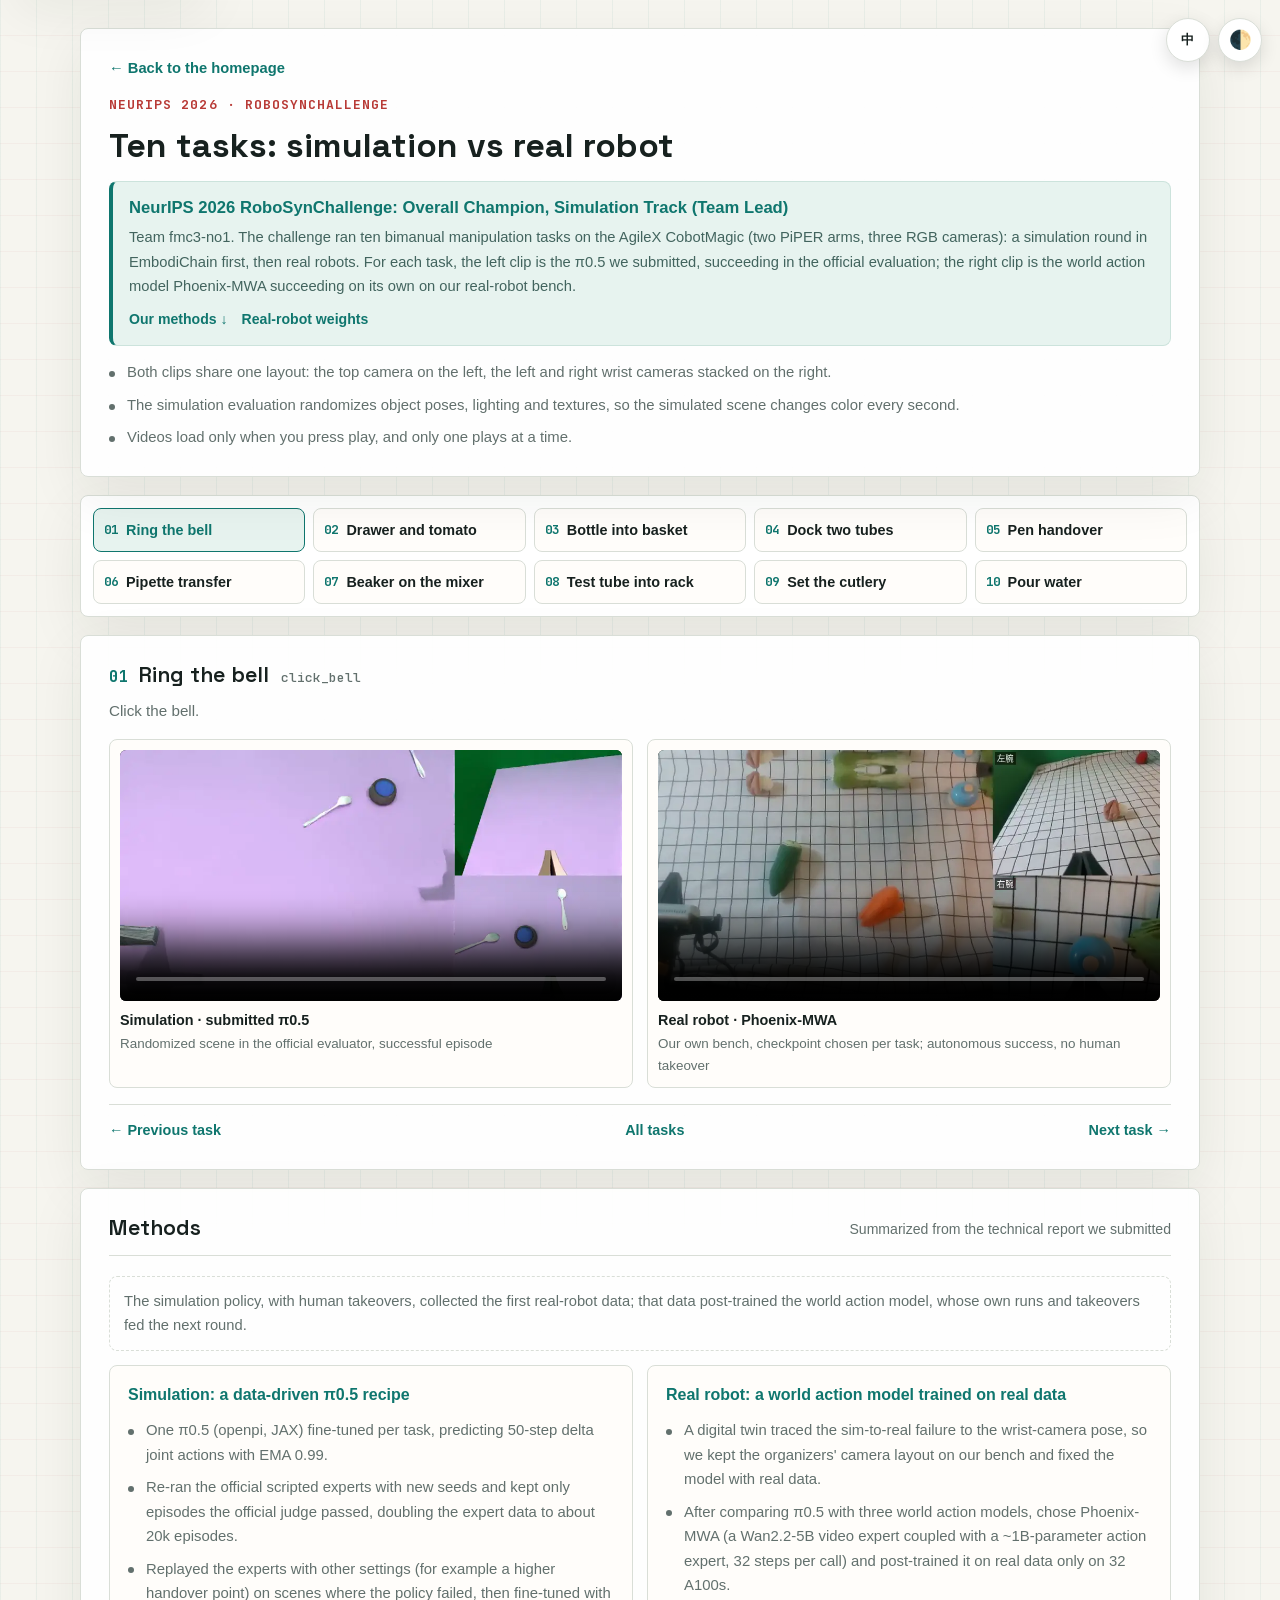
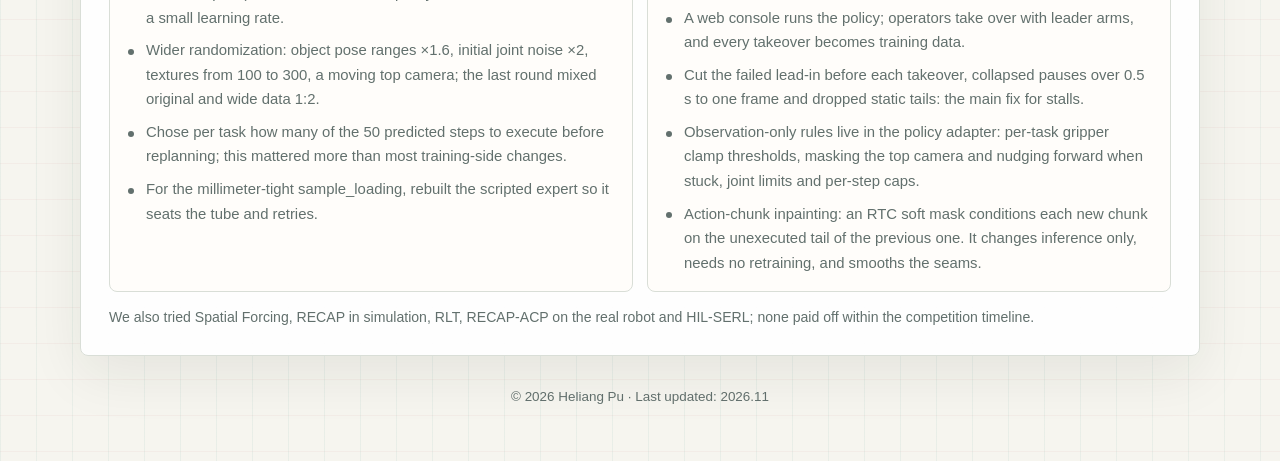
<file: competition.html>
<!DOCTYPE html>
<html lang="en">
<head>
  <meta charset="UTF-8">
  <meta name="viewport" content="width=device-width, initial-scale=1.0">
  <meta name="description" content="Heliang Pu led the team that won the NeurIPS 2026 RoboSynChallenge simulation track. Ten bimanual tasks side by side: the submitted π0.5 succeeding in the official simulation evaluation, and Phoenix-MWA succeeding on its own on our real-robot bench.">
  <meta name="theme-color" content="#0f766e">
  <meta property="og:title" content="RoboSynChallenge ten tasks: sim vs real - Heliang Pu">
  <meta property="og:description" content="Heliang Pu led the team that won the NeurIPS 2026 RoboSynChallenge simulation track. Ten bimanual tasks side by side: the submitted π0.5 succeeding in the official simulation evaluation, and Phoenix-MWA succeeding on its own on our real-robot bench.">
  <meta property="og:type" content="website">
  <meta property="og:url" content="https://heliang-pu.github.io/competition.html">
  <meta property="og:image" content="https://heliang-pu.github.io/assets/og-cover.png">
  <meta property="og:image:width" content="1200">
  <meta property="og:image:height" content="630">
  <meta name="twitter:card" content="summary_large_image">
  <meta name="twitter:title" content="RoboSynChallenge ten tasks: sim vs real - Heliang Pu">
  <meta name="twitter:description" content="Heliang Pu led the team that won the NeurIPS 2026 RoboSynChallenge simulation track. Ten bimanual tasks side by side: the submitted π0.5 succeeding in the official simulation evaluation, and Phoenix-MWA succeeding on its own on our real-robot bench.">
  <meta name="twitter:image" content="https://heliang-pu.github.io/assets/og-cover.png">
  <link rel="canonical" href="https://heliang-pu.github.io/competition.html">
  <link rel="icon" href="/assets/icon-192.png" type="image/png" sizes="192x192">
  <link rel="apple-touch-icon" href="/assets/apple-touch-icon.png">
  <link rel="manifest" href="/site.webmanifest">
  <link rel="preload" href="assets/fonts/space-grotesk-latin.woff2" as="font" type="font/woff2" crossorigin>
  <link rel="preload" href="assets/fonts/jetbrains-mono-latin.woff2" as="font" type="font/woff2" crossorigin>
  <title>RoboSynChallenge ten tasks: sim vs real - Heliang Pu</title>
  <link rel="stylesheet" href="assets/site.css?v=ebff7e64">
  <script>
    (function () {
      try {
        var t = localStorage.getItem('theme');
        if (!t) t = matchMedia('(prefers-color-scheme: dark)').matches ? 'dark' : 'light';
        if (t === 'dark') document.documentElement.classList.add('theme-dark');
      } catch (e) {}
    })();
  </script>
</head>
<body data-i18n-title="compDocTitle" data-i18n-desc="compMetaDesc">
  <a class="skip-link" href="#tasks" data-i18n="skip">Skip to main content</a>
  <div class="scroll-progress" aria-hidden="true"></div>

  <div class="comp-shell">
    <div class="site-controls" role="group" aria-label="Site settings" data-i18n-aria="siteControlsAria">
      <button class="control-btn lang-toggle" type="button" aria-label="Switch language" title="Switch language">中</button>
      <button class="control-btn theme-toggle" type="button" aria-pressed="false" aria-label="Toggle dark / light mode" title="Toggle dark / light mode"><span aria-hidden="true">🌓</span></button>
    </div>

    <header class="section comp-header">
      <a class="back-link" href="./#competition" data-i18n="compBack">← Back to the homepage</a>
      <p class="eyebrow">NeurIPS 2026 · RoboSynChallenge</p>
      <h1 data-i18n="compPageTitle">Ten tasks: simulation vs real robot</h1>
      <div class="comp-intro">
        <strong data-i18n="compTitle">NeurIPS 2026 RoboSynChallenge: Overall Champion, Simulation Track (Team Lead)</strong>
        <p data-i18n="compPageDesc">Team fmc3-no1. The challenge ran ten bimanual manipulation tasks on the AgileX CobotMagic (two PiPER arms, three RGB cameras): a simulation round in EmbodiChain first, then real robots. For each task, the left clip is the π0.5 we submitted, succeeding in the official evaluation; the right clip is the world action model Phoenix-MWA succeeding on its own on our real-robot bench.</p>
        <div class="pub-links">
          <a href="#methods" data-i18n="compMethodsJump">Our methods ↓</a>
          <a href="https://huggingface.co/puheliang/RoboSynChallenge-fmc3-no1-real" target="_blank" rel="noreferrer" data-i18n="compLinkWeights">Real-robot weights</a>
        </div>
      </div>
      <ul class="plain-list comp-legend">
        <li data-i18n="compLegendLayout">Both clips share one layout: the top camera on the left, the left and right wrist cameras stacked on the right.</li>
        <li data-i18n="compLegendRandom">The simulation evaluation randomizes object poses, lighting and textures, so the simulated scene changes color every second.</li>
        <li data-i18n="compLegendPlay">Videos load only when you press play, and only one plays at a time.</li>
      </ul>
    </header>

    <nav class="task-tabs" id="task-tabs" aria-label="Ten tasks" data-i18n-aria="compTabsAria">
      <a href="#click-bell"><span class="task-num">01</span><span data-i18n="tkBell">Ring the bell</span></a>
      <a href="#drawer-open-place"><span class="task-num">02</span><span data-i18n="tkDrawer">Drawer and tomato</span></a>
      <a href="#handle-basket"><span class="task-num">03</span><span data-i18n="tkBasket">Bottle into basket</span></a>
      <a href="#item-assembly"><span class="task-num">04</span><span data-i18n="tkAssembly">Dock two tubes</span></a>
      <a href="#items-handover"><span class="task-num">05</span><span data-i18n="tkHandover">Pen handover</span></a>
      <a href="#manipulate-pipette"><span class="task-num">06</span><span data-i18n="tkPipette">Pipette transfer</span></a>
      <a href="#mixer-operating"><span class="task-num">07</span><span data-i18n="tkMixer">Beaker on the mixer</span></a>
      <a href="#sample-loading"><span class="task-num">08</span><span data-i18n="tkSample">Test tube into rack</span></a>
      <a href="#table-rearrangement"><span class="task-num">09</span><span data-i18n="tkTable">Set the cutlery</span></a>
      <a href="#water-pouring"><span class="task-num">10</span><span data-i18n="tkWater">Pour water</span></a>
    </nav>

    <main class="task-list" id="tasks">
      <section class="section task-panel" id="click-bell" aria-labelledby="click-bell-title">
        <div class="task-head">
          <span class="task-num">01</span>
          <h2 id="click-bell-title"><span data-i18n="tkBell">Ring the bell</span> <code>click_bell</code></h2>
        </div>
        <p class="task-desc" data-i18n="tdBell">Click the bell.</p>
        <div class="vs-grid">
          <figure class="clip">
            <video controls preload="none" playsinline width="960" height="480" poster="assets/competition/click-bell-sim.webp" aria-labelledby="click-bell-title click-bell-sim">
              <source src="assets/competition/click-bell-sim.mp4" type="video/mp4">
            </video>
            <figcaption>
              <strong id="click-bell-sim" data-i18n="vsSimT">Simulation · submitted π0.5</strong>
              <span data-i18n="vsSimD">Randomized scene in the official evaluator, successful episode</span>
            </figcaption>
          </figure>
          <figure class="clip">
            <video controls preload="none" playsinline width="960" height="480" poster="assets/competition/click-bell-real.webp" aria-labelledby="click-bell-title click-bell-real">
              <source src="assets/competition/click-bell-real.mp4" type="video/mp4">
            </video>
            <figcaption>
              <strong id="click-bell-real" data-i18n="vsRealT">Real robot · Phoenix-MWA</strong>
              <span data-i18n="vsRealD">Our own bench, checkpoint chosen per task; autonomous success, no human takeover</span>
            </figcaption>
          </figure>
        </div>
        <nav class="task-pager" aria-label="Switch task" data-i18n-aria="compPagerAria">
          <a href="#water-pouring" data-i18n="compPrev">← Previous task</a>
          <a href="#task-tabs" data-i18n="compAll">All tasks</a>
          <a href="#drawer-open-place" data-i18n="compNext">Next task →</a>
        </nav>
      </section>
      <section class="section task-panel" id="drawer-open-place" aria-labelledby="drawer-open-place-title">
        <div class="task-head">
          <span class="task-num">02</span>
          <h2 id="drawer-open-place-title"><span data-i18n="tkDrawer">Drawer and tomato</span> <code>drawer_open_place</code></h2>
        </div>
        <p class="task-desc" data-i18n="tdDrawer">Open the drawer, pick the tomato with the other arm, then place it in the drawer.</p>
        <div class="vs-grid">
          <figure class="clip">
            <video controls preload="none" playsinline width="960" height="480" poster="assets/competition/drawer-open-place-sim.webp" aria-labelledby="drawer-open-place-title drawer-open-place-sim">
              <source src="assets/competition/drawer-open-place-sim.mp4" type="video/mp4">
            </video>
            <figcaption>
              <strong id="drawer-open-place-sim" data-i18n="vsSimT">Simulation · submitted π0.5</strong>
              <span data-i18n="vsSimD">Randomized scene in the official evaluator, successful episode</span>
            </figcaption>
          </figure>
          <figure class="clip">
            <video controls preload="none" playsinline width="960" height="480" poster="assets/competition/drawer-open-place-real.webp" aria-labelledby="drawer-open-place-title drawer-open-place-real">
              <source src="assets/competition/drawer-open-place-real.mp4" type="video/mp4">
            </video>
            <figcaption>
              <strong id="drawer-open-place-real" data-i18n="vsRealT">Real robot · Phoenix-MWA</strong>
              <span data-i18n="vsRealD">Our own bench, checkpoint chosen per task; autonomous success, no human takeover</span>
            </figcaption>
          </figure>
        </div>
        <nav class="task-pager" aria-label="Switch task" data-i18n-aria="compPagerAria">
          <a href="#click-bell" data-i18n="compPrev">← Previous task</a>
          <a href="#task-tabs" data-i18n="compAll">All tasks</a>
          <a href="#handle-basket" data-i18n="compNext">Next task →</a>
        </nav>
      </section>
      <section class="section task-panel" id="handle-basket" aria-labelledby="handle-basket-title">
        <div class="task-head">
          <span class="task-num">03</span>
          <h2 id="handle-basket-title"><span data-i18n="tkBasket">Bottle into basket</span> <code>handle_basket</code></h2>
        </div>
        <p class="task-desc" data-i18n="tdBasket">Pick the bottle and place it in the basket, then carry the basket with the other arm.</p>
        <div class="vs-grid">
          <figure class="clip">
            <video controls preload="none" playsinline width="960" height="480" poster="assets/competition/handle-basket-sim.webp" aria-labelledby="handle-basket-title handle-basket-sim">
              <source src="assets/competition/handle-basket-sim.mp4" type="video/mp4">
            </video>
            <figcaption>
              <strong id="handle-basket-sim" data-i18n="vsSimT">Simulation · submitted π0.5</strong>
              <span data-i18n="vsSimD">Randomized scene in the official evaluator, successful episode</span>
            </figcaption>
          </figure>
          <figure class="clip">
            <video controls preload="none" playsinline width="960" height="480" poster="assets/competition/handle-basket-real.webp" aria-labelledby="handle-basket-title handle-basket-real">
              <source src="assets/competition/handle-basket-real.mp4" type="video/mp4">
            </video>
            <figcaption>
              <strong id="handle-basket-real" data-i18n="vsRealT">Real robot · Phoenix-MWA</strong>
              <span data-i18n="vsRealD">Our own bench, checkpoint chosen per task; autonomous success, no human takeover</span>
            </figcaption>
          </figure>
        </div>
        <nav class="task-pager" aria-label="Switch task" data-i18n-aria="compPagerAria">
          <a href="#drawer-open-place" data-i18n="compPrev">← Previous task</a>
          <a href="#task-tabs" data-i18n="compAll">All tasks</a>
          <a href="#item-assembly" data-i18n="compNext">Next task →</a>
        </nav>
      </section>
      <section class="section task-panel" id="item-assembly" aria-labelledby="item-assembly-title">
        <div class="task-head">
          <span class="task-num">04</span>
          <h2 id="item-assembly-title"><span data-i18n="tkAssembly">Dock two tubes</span> <code>item_assembly</code></h2>
        </div>
        <p class="task-desc" data-i18n="tdAssembly">Pick up two centrifuge tubes from the table and dock them horizontally.</p>
        <div class="vs-grid">
          <figure class="clip">
            <video controls preload="none" playsinline width="960" height="480" poster="assets/competition/item-assembly-sim.webp" aria-labelledby="item-assembly-title item-assembly-sim">
              <source src="assets/competition/item-assembly-sim.mp4" type="video/mp4">
            </video>
            <figcaption>
              <strong id="item-assembly-sim" data-i18n="vsSimT">Simulation · submitted π0.5</strong>
              <span data-i18n="vsSimD">Randomized scene in the official evaluator, successful episode</span>
            </figcaption>
          </figure>
          <figure class="clip">
            <video controls preload="none" playsinline width="960" height="480" poster="assets/competition/item-assembly-real.webp" aria-labelledby="item-assembly-title item-assembly-real">
              <source src="assets/competition/item-assembly-real.mp4" type="video/mp4">
            </video>
            <figcaption>
              <strong id="item-assembly-real" data-i18n="vsRealT">Real robot · Phoenix-MWA</strong>
              <span data-i18n="vsRealD">Our own bench, checkpoint chosen per task; autonomous success, no human takeover</span>
            </figcaption>
          </figure>
        </div>
        <nav class="task-pager" aria-label="Switch task" data-i18n-aria="compPagerAria">
          <a href="#handle-basket" data-i18n="compPrev">← Previous task</a>
          <a href="#task-tabs" data-i18n="compAll">All tasks</a>
          <a href="#items-handover" data-i18n="compNext">Next task →</a>
        </nav>
      </section>
      <section class="section task-panel" id="items-handover" aria-labelledby="items-handover-title">
        <div class="task-head">
          <span class="task-num">05</span>
          <h2 id="items-handover-title"><span data-i18n="tkHandover">Pen handover</span> <code>items_handover</code></h2>
        </div>
        <p class="task-desc" data-i18n="tdHandover">Pick up the pen, hand it over to the other arm, then place it in the pen holder.</p>
        <div class="vs-grid">
          <figure class="clip">
            <video controls preload="none" playsinline width="960" height="480" poster="assets/competition/items-handover-sim.webp" aria-labelledby="items-handover-title items-handover-sim">
              <source src="assets/competition/items-handover-sim.mp4" type="video/mp4">
            </video>
            <figcaption>
              <strong id="items-handover-sim" data-i18n="vsSimT">Simulation · submitted π0.5</strong>
              <span data-i18n="vsSimD">Randomized scene in the official evaluator, successful episode</span>
            </figcaption>
          </figure>
          <figure class="clip">
            <video controls preload="none" playsinline width="960" height="480" poster="assets/competition/items-handover-real.webp" aria-labelledby="items-handover-title items-handover-real">
              <source src="assets/competition/items-handover-real.mp4" type="video/mp4">
            </video>
            <figcaption>
              <strong id="items-handover-real" data-i18n="vsRealT">Real robot · Phoenix-MWA</strong>
              <span data-i18n="vsRealD">Our own bench, checkpoint chosen per task; autonomous success, no human takeover</span>
            </figcaption>
          </figure>
        </div>
        <nav class="task-pager" aria-label="Switch task" data-i18n-aria="compPagerAria">
          <a href="#item-assembly" data-i18n="compPrev">← Previous task</a>
          <a href="#task-tabs" data-i18n="compAll">All tasks</a>
          <a href="#manipulate-pipette" data-i18n="compNext">Next task →</a>
        </nav>
      </section>
      <section class="section task-panel" id="manipulate-pipette" aria-labelledby="manipulate-pipette-title">
        <div class="task-head">
          <span class="task-num">06</span>
          <h2 id="manipulate-pipette-title"><span data-i18n="tkPipette">Pipette transfer</span> <code>manipulate_pipette</code></h2>
        </div>
        <p class="task-desc" data-i18n="tdPipette">Use the pipette on the table to transfer liquid from one beaker to another.</p>
        <div class="vs-grid">
          <figure class="clip">
            <video controls preload="none" playsinline width="960" height="480" poster="assets/competition/manipulate-pipette-sim.webp" aria-labelledby="manipulate-pipette-title manipulate-pipette-sim">
              <source src="assets/competition/manipulate-pipette-sim.mp4" type="video/mp4">
            </video>
            <figcaption>
              <strong id="manipulate-pipette-sim" data-i18n="vsSimT">Simulation · submitted π0.5</strong>
              <span data-i18n="vsSimD">Randomized scene in the official evaluator, successful episode</span>
            </figcaption>
          </figure>
          <figure class="clip">
            <video controls preload="none" playsinline width="960" height="480" poster="assets/competition/manipulate-pipette-real.webp" aria-labelledby="manipulate-pipette-title manipulate-pipette-real">
              <source src="assets/competition/manipulate-pipette-real.mp4" type="video/mp4">
            </video>
            <figcaption>
              <strong id="manipulate-pipette-real" data-i18n="vsRealT">Real robot · Phoenix-MWA</strong>
              <span data-i18n="vsRealD">Our own bench, checkpoint chosen per task; autonomous success, no human takeover</span>
            </figcaption>
          </figure>
        </div>
        <nav class="task-pager" aria-label="Switch task" data-i18n-aria="compPagerAria">
          <a href="#items-handover" data-i18n="compPrev">← Previous task</a>
          <a href="#task-tabs" data-i18n="compAll">All tasks</a>
          <a href="#mixer-operating" data-i18n="compNext">Next task →</a>
        </nav>
      </section>
      <section class="section task-panel" id="mixer-operating" aria-labelledby="mixer-operating-title">
        <div class="task-head">
          <span class="task-num">07</span>
          <h2 id="mixer-operating-title"><span data-i18n="tkMixer">Beaker on the mixer</span> <code>mixer_operating</code></h2>
        </div>
        <p class="task-desc" data-i18n="tdMixer">Pick the beaker, place it on the mixer, then flip the toggle switch with the other arm.</p>
        <div class="vs-grid">
          <figure class="clip">
            <video controls preload="none" playsinline width="960" height="480" poster="assets/competition/mixer-operating-sim.webp" aria-labelledby="mixer-operating-title mixer-operating-sim">
              <source src="assets/competition/mixer-operating-sim.mp4" type="video/mp4">
            </video>
            <figcaption>
              <strong id="mixer-operating-sim" data-i18n="vsSimT">Simulation · submitted π0.5</strong>
              <span data-i18n="vsSimD">Randomized scene in the official evaluator, successful episode</span>
            </figcaption>
          </figure>
          <figure class="clip">
            <video controls preload="none" playsinline width="960" height="480" poster="assets/competition/mixer-operating-real.webp" aria-labelledby="mixer-operating-title mixer-operating-real">
              <source src="assets/competition/mixer-operating-real.mp4" type="video/mp4">
            </video>
            <figcaption>
              <strong id="mixer-operating-real" data-i18n="vsRealT">Real robot · Phoenix-MWA</strong>
              <span data-i18n="vsRealD">Our own bench, checkpoint chosen per task; autonomous success, no human takeover</span>
            </figcaption>
          </figure>
        </div>
        <nav class="task-pager" aria-label="Switch task" data-i18n-aria="compPagerAria">
          <a href="#manipulate-pipette" data-i18n="compPrev">← Previous task</a>
          <a href="#task-tabs" data-i18n="compAll">All tasks</a>
          <a href="#sample-loading" data-i18n="compNext">Next task →</a>
        </nav>
      </section>
      <section class="section task-panel" id="sample-loading" aria-labelledby="sample-loading-title">
        <div class="task-head">
          <span class="task-num">08</span>
          <h2 id="sample-loading-title"><span data-i18n="tkSample">Test tube into rack</span> <code>sample_loading</code></h2>
        </div>
        <p class="task-desc" data-i18n="tdSample">Pick up the test tube, hand it to the other arm, and insert it into the rack.</p>
        <div class="vs-grid">
          <figure class="clip">
            <video controls preload="none" playsinline width="960" height="480" poster="assets/competition/sample-loading-sim.webp" aria-labelledby="sample-loading-title sample-loading-sim">
              <source src="assets/competition/sample-loading-sim.mp4" type="video/mp4">
            </video>
            <figcaption>
              <strong id="sample-loading-sim" data-i18n="vsSimT">Simulation · submitted π0.5</strong>
              <span data-i18n="vsSimD">Randomized scene in the official evaluator, successful episode</span>
            </figcaption>
          </figure>
          <figure class="clip">
            <video controls preload="none" playsinline width="960" height="480" poster="assets/competition/sample-loading-real.webp" aria-labelledby="sample-loading-title sample-loading-real">
              <source src="assets/competition/sample-loading-real.mp4" type="video/mp4">
            </video>
            <figcaption>
              <strong id="sample-loading-real" data-i18n="vsRealT">Real robot · Phoenix-MWA</strong>
              <span data-i18n="vsRealD">Our own bench, checkpoint chosen per task; autonomous success, no human takeover</span>
            </figcaption>
          </figure>
        </div>
        <nav class="task-pager" aria-label="Switch task" data-i18n-aria="compPagerAria">
          <a href="#mixer-operating" data-i18n="compPrev">← Previous task</a>
          <a href="#task-tabs" data-i18n="compAll">All tasks</a>
          <a href="#table-rearrangement" data-i18n="compNext">Next task →</a>
        </nav>
      </section>
      <section class="section task-panel" id="table-rearrangement" aria-labelledby="table-rearrangement-title">
        <div class="task-head">
          <span class="task-num">09</span>
          <h2 id="table-rearrangement-title"><span data-i18n="tkTable">Set the cutlery</span> <code>table_rearrangement</code></h2>
        </div>
        <p class="task-desc" data-i18n="tdTable">Pick the fork and the spoon, and place them next to the plate.</p>
        <div class="vs-grid">
          <figure class="clip">
            <video controls preload="none" playsinline width="960" height="480" poster="assets/competition/table-rearrangement-sim.webp" aria-labelledby="table-rearrangement-title table-rearrangement-sim">
              <source src="assets/competition/table-rearrangement-sim.mp4" type="video/mp4">
            </video>
            <figcaption>
              <strong id="table-rearrangement-sim" data-i18n="vsSimT">Simulation · submitted π0.5</strong>
              <span data-i18n="vsSimD">Randomized scene in the official evaluator, successful episode</span>
            </figcaption>
          </figure>
          <figure class="clip">
            <video controls preload="none" playsinline width="960" height="480" poster="assets/competition/table-rearrangement-real.webp" aria-labelledby="table-rearrangement-title table-rearrangement-real">
              <source src="assets/competition/table-rearrangement-real.mp4" type="video/mp4">
            </video>
            <figcaption>
              <strong id="table-rearrangement-real" data-i18n="vsRealT">Real robot · Phoenix-MWA</strong>
              <span data-i18n="vsRealD">Our own bench, checkpoint chosen per task; autonomous success, no human takeover</span>
            </figcaption>
          </figure>
        </div>
        <nav class="task-pager" aria-label="Switch task" data-i18n-aria="compPagerAria">
          <a href="#sample-loading" data-i18n="compPrev">← Previous task</a>
          <a href="#task-tabs" data-i18n="compAll">All tasks</a>
          <a href="#water-pouring" data-i18n="compNext">Next task →</a>
        </nav>
      </section>
      <section class="section task-panel" id="water-pouring" aria-labelledby="water-pouring-title">
        <div class="task-head">
          <span class="task-num">10</span>
          <h2 id="water-pouring-title"><span data-i18n="tkWater">Pour water</span> <code>water_pouring</code></h2>
        </div>
        <p class="task-desc" data-i18n="tdWater">Pick the cup, pick the bottle with the other arm, and pour the water from the bottle into the cup.</p>
        <div class="vs-grid">
          <figure class="clip">
            <video controls preload="none" playsinline width="960" height="480" poster="assets/competition/water-pouring-sim.webp" aria-labelledby="water-pouring-title water-pouring-sim">
              <source src="assets/competition/water-pouring-sim.mp4" type="video/mp4">
            </video>
            <figcaption>
              <strong id="water-pouring-sim" data-i18n="vsSimT">Simulation · submitted π0.5</strong>
              <span data-i18n="vsSimD">Randomized scene in the official evaluator, successful episode</span>
            </figcaption>
          </figure>
          <figure class="clip">
            <video controls preload="none" playsinline width="960" height="480" poster="assets/competition/water-pouring-real.webp" aria-labelledby="water-pouring-title water-pouring-real">
              <source src="assets/competition/water-pouring-real.mp4" type="video/mp4">
            </video>
            <figcaption>
              <strong id="water-pouring-real" data-i18n="vsRealT">Real robot · Phoenix-MWA</strong>
              <span data-i18n="vsRealD">Our own bench, checkpoint chosen per task; autonomous success, no human takeover</span>
            </figcaption>
          </figure>
        </div>
        <nav class="task-pager" aria-label="Switch task" data-i18n-aria="compPagerAria">
          <a href="#table-rearrangement" data-i18n="compPrev">← Previous task</a>
          <a href="#task-tabs" data-i18n="compAll">All tasks</a>
          <a href="#click-bell" data-i18n="compNext">Next task →</a>
        </nav>
      </section>
        <section class="section" id="methods">
          <div class="section-head">
            <h2 data-i18n="secMethods">Methods</h2>
            <span class="section-kicker" data-i18n="methodsKicker">Summarized from the technical report we submitted</span>
          </div>
          <p class="method-flow" data-i18n="methodsFlow">The simulation policy, with human takeovers, collected the first real-robot data; that data post-trained the world action model, whose own runs and takeovers fed the next round.</p>
          <div class="method-grid">
            <article class="method-card">
              <h3 data-i18n="mSimT">Simulation: a data-driven π0.5 recipe</h3>
              <ul class="plain-list">
              <li data-i18n="mSim1">One π0.5 (openpi, JAX) fine-tuned per task, predicting 50-step delta joint actions with EMA 0.99.</li>
              <li data-i18n="mSim2">Re-ran the official scripted experts with new seeds and kept only episodes the official judge passed, doubling the expert data to about 20k episodes.</li>
              <li data-i18n="mSim3">Replayed the experts with other settings (for example a higher handover point) on scenes where the policy failed, then fine-tuned with a small learning rate.</li>
              <li data-i18n="mSim4">Wider randomization: object pose ranges ×1.6, initial joint noise ×2, textures from 100 to 300, a moving top camera; the last round mixed original and wide data 1:2.</li>
              <li data-i18n="mSim5">Chose per task how many of the 50 predicted steps to execute before replanning; this mattered more than most training-side changes.</li>
              <li data-i18n="mSim6">For the millimeter-tight sample_loading, rebuilt the scripted expert so it seats the tube and retries.</li>
              </ul>
            </article>
            <article class="method-card">
              <h3 data-i18n="mRealT">Real robot: a world action model trained on real data</h3>
              <ul class="plain-list">
              <li data-i18n="mReal1">A digital twin traced the sim-to-real failure to the wrist-camera pose, so we kept the organizers' camera layout on our bench and fixed the model with real data.</li>
              <li data-i18n="mReal2">After comparing π0.5 with three world action models, chose Phoenix-MWA (a Wan2.2-5B video expert coupled with a ~1B-parameter action expert, 32 steps per call) and post-trained it on real data only on 32 A100s.</li>
              <li data-i18n="mReal3">A web console runs the policy; operators take over with leader arms, and every takeover becomes training data.</li>
              <li data-i18n="mReal4">Cut the failed lead-in before each takeover, collapsed pauses over 0.5 s to one frame and dropped static tails: the main fix for stalls.</li>
              <li data-i18n="mReal5">Observation-only rules live in the policy adapter: per-task gripper clamp thresholds, masking the top camera and nudging forward when stuck, joint limits and per-step caps.</li>
              <li data-i18n="mReal6">Action-chunk inpainting: an RTC soft mask conditions each new chunk on the unexecuted tail of the previous one. It changes inference only, needs no retraining, and smooths the seams.</li>
              </ul>
            </article>
          </div>
          <p class="method-note" data-i18n="mTried">We also tried Spatial Forcing, RECAP in simulation, RLT, RECAP-ACP on the real robot and HIL-SERL; none paid off within the competition timeline.</p>
        </section>
    </main>

    <footer class="footer">© 2026 <span data-i18n="name">Heliang Pu</span> · <span data-i18n="footerUpdated">Last updated: 2026.11</span></footer>
  </div>
  <button class="control-btn to-top" type="button" aria-label="Back to top" title="Back to top"><span aria-hidden="true">↑</span></button>

  <script src="assets/i18n.js?v=8e5bbcc5"></script>
  <script src="assets/site.js?v=a5c90034"></script>
</body>
</html>
</file>
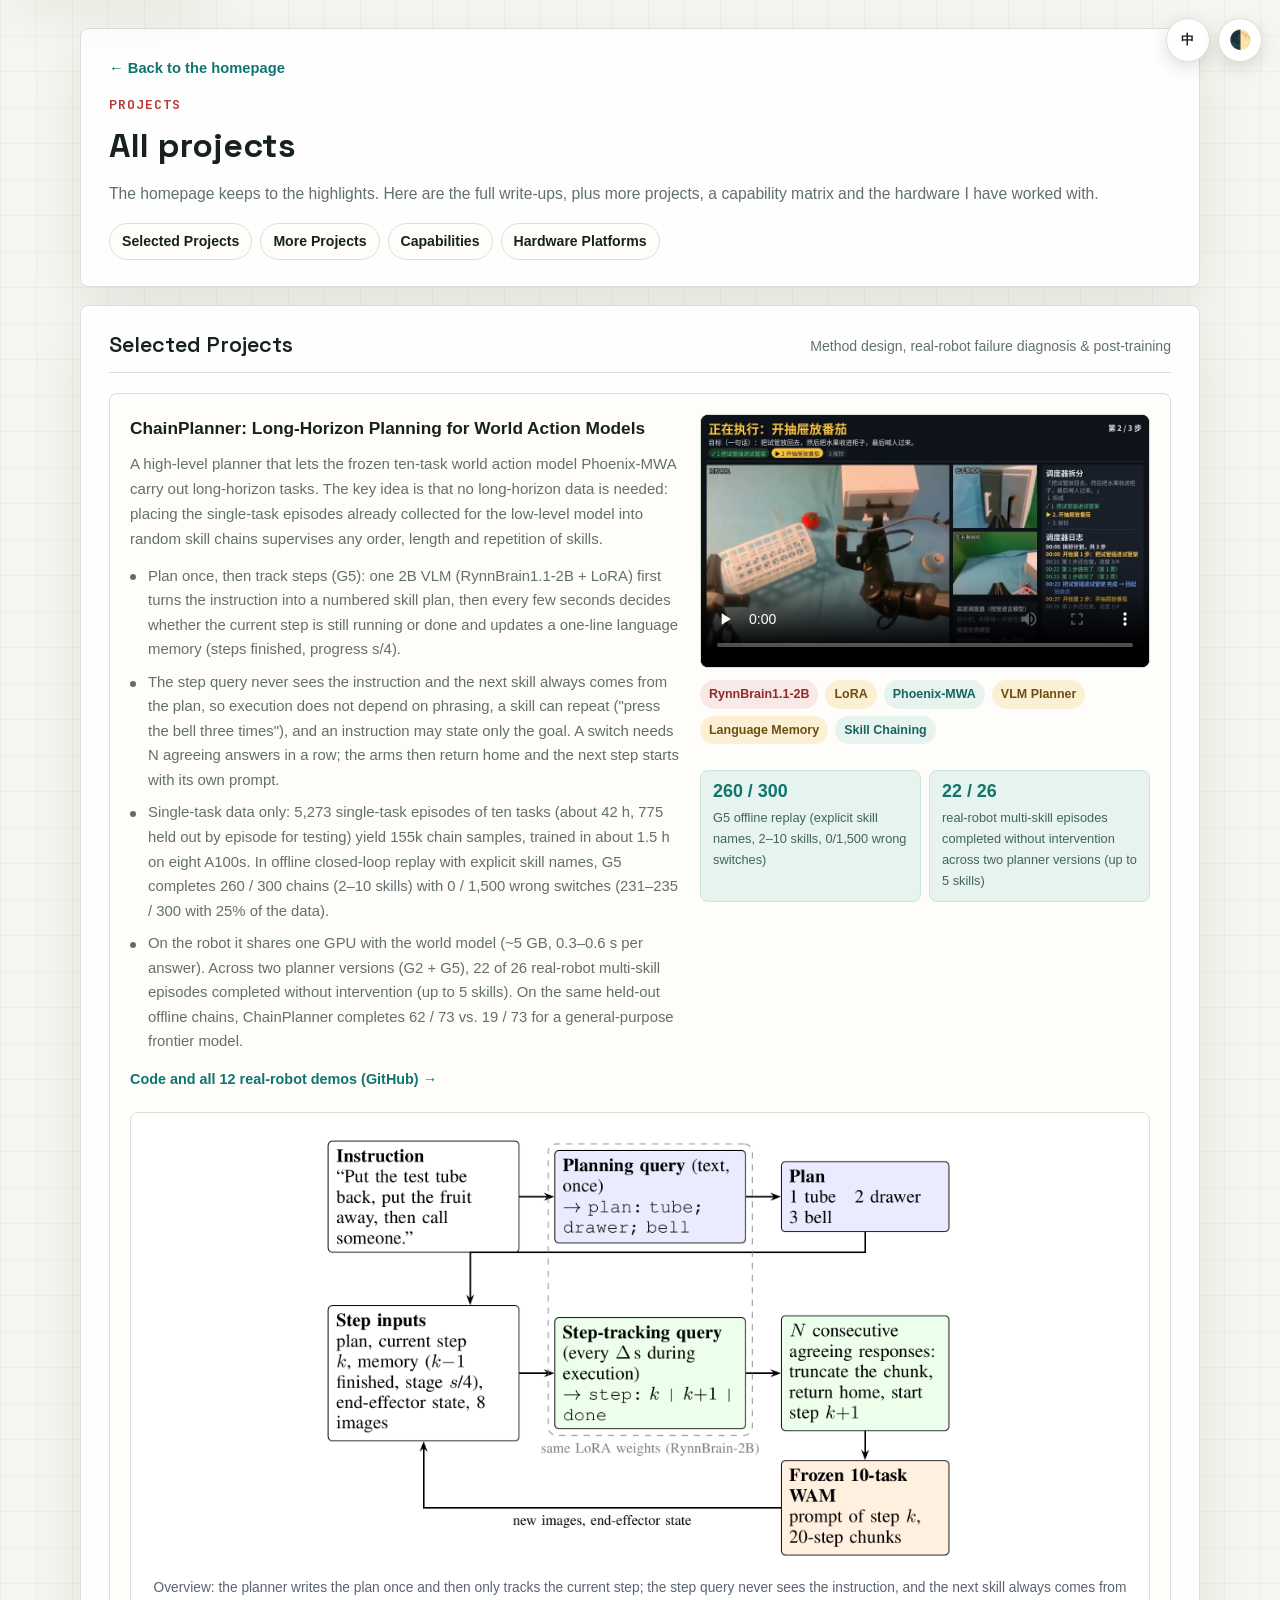
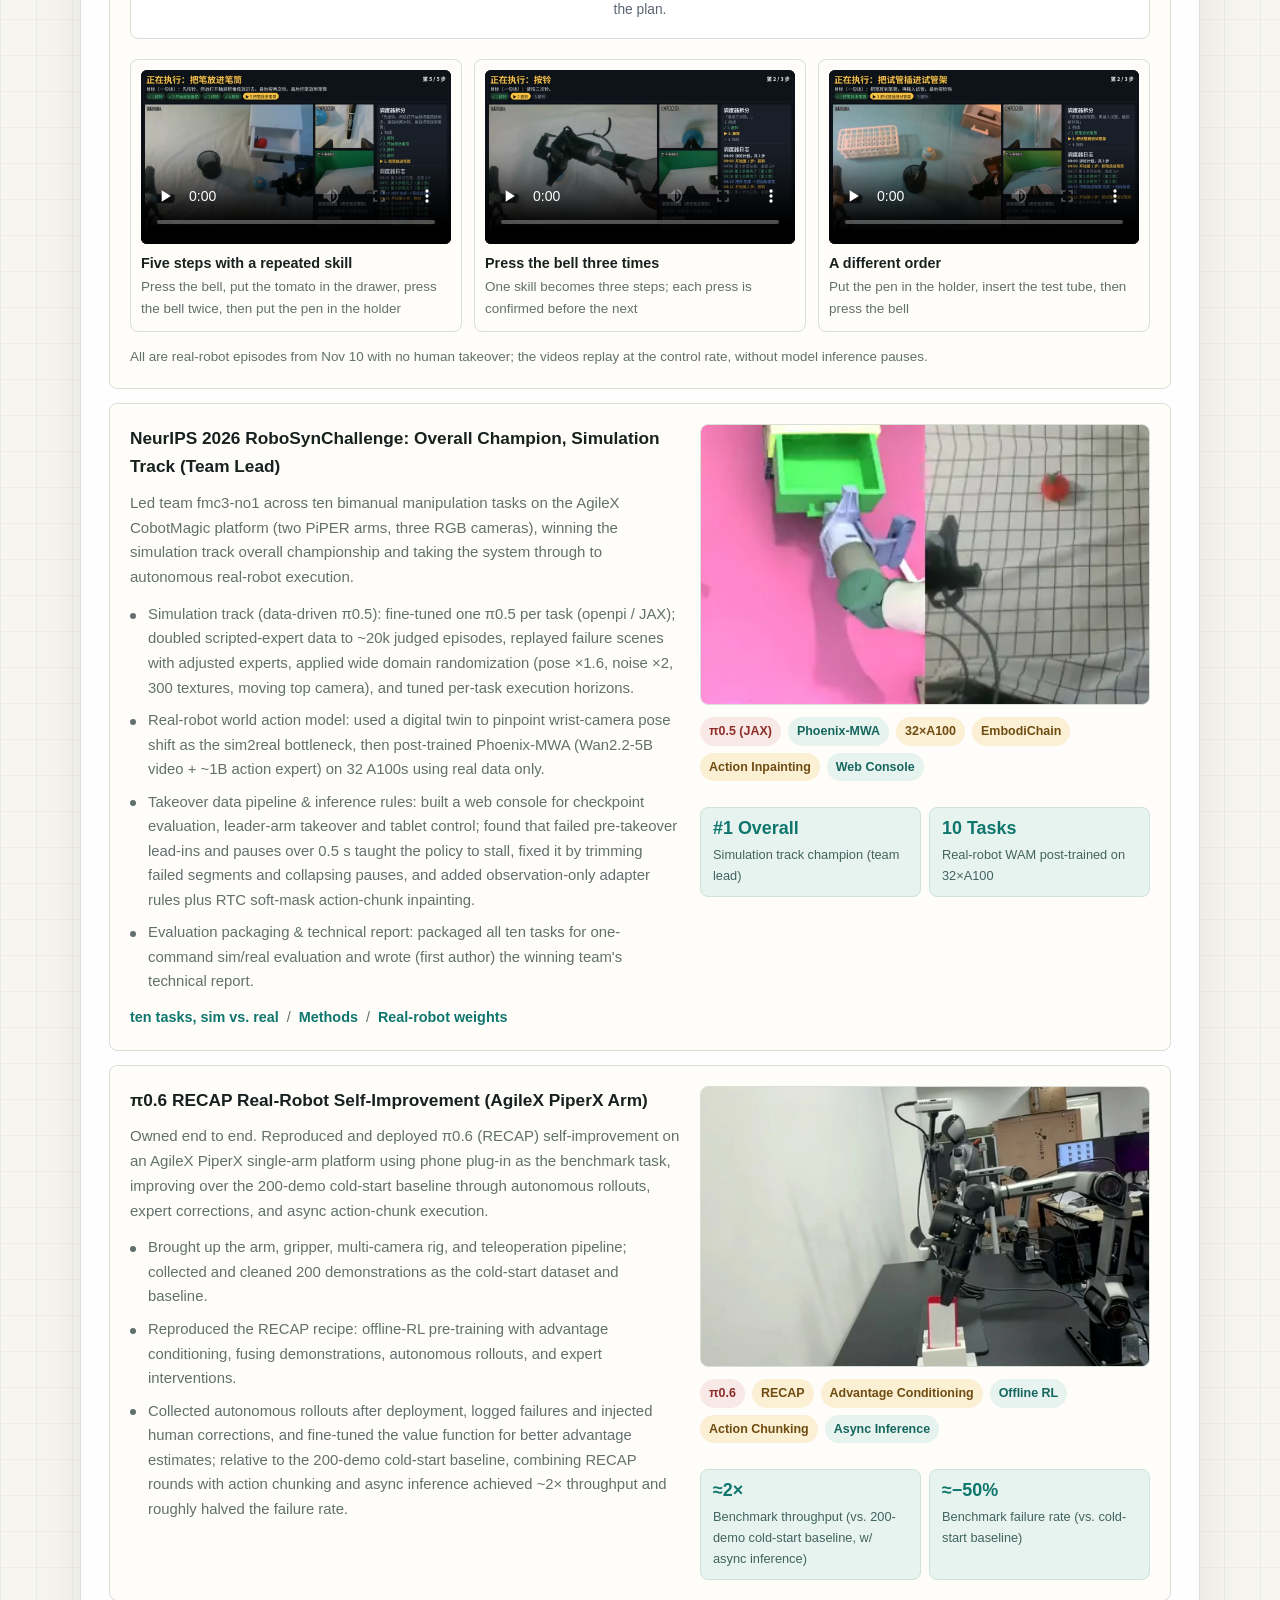
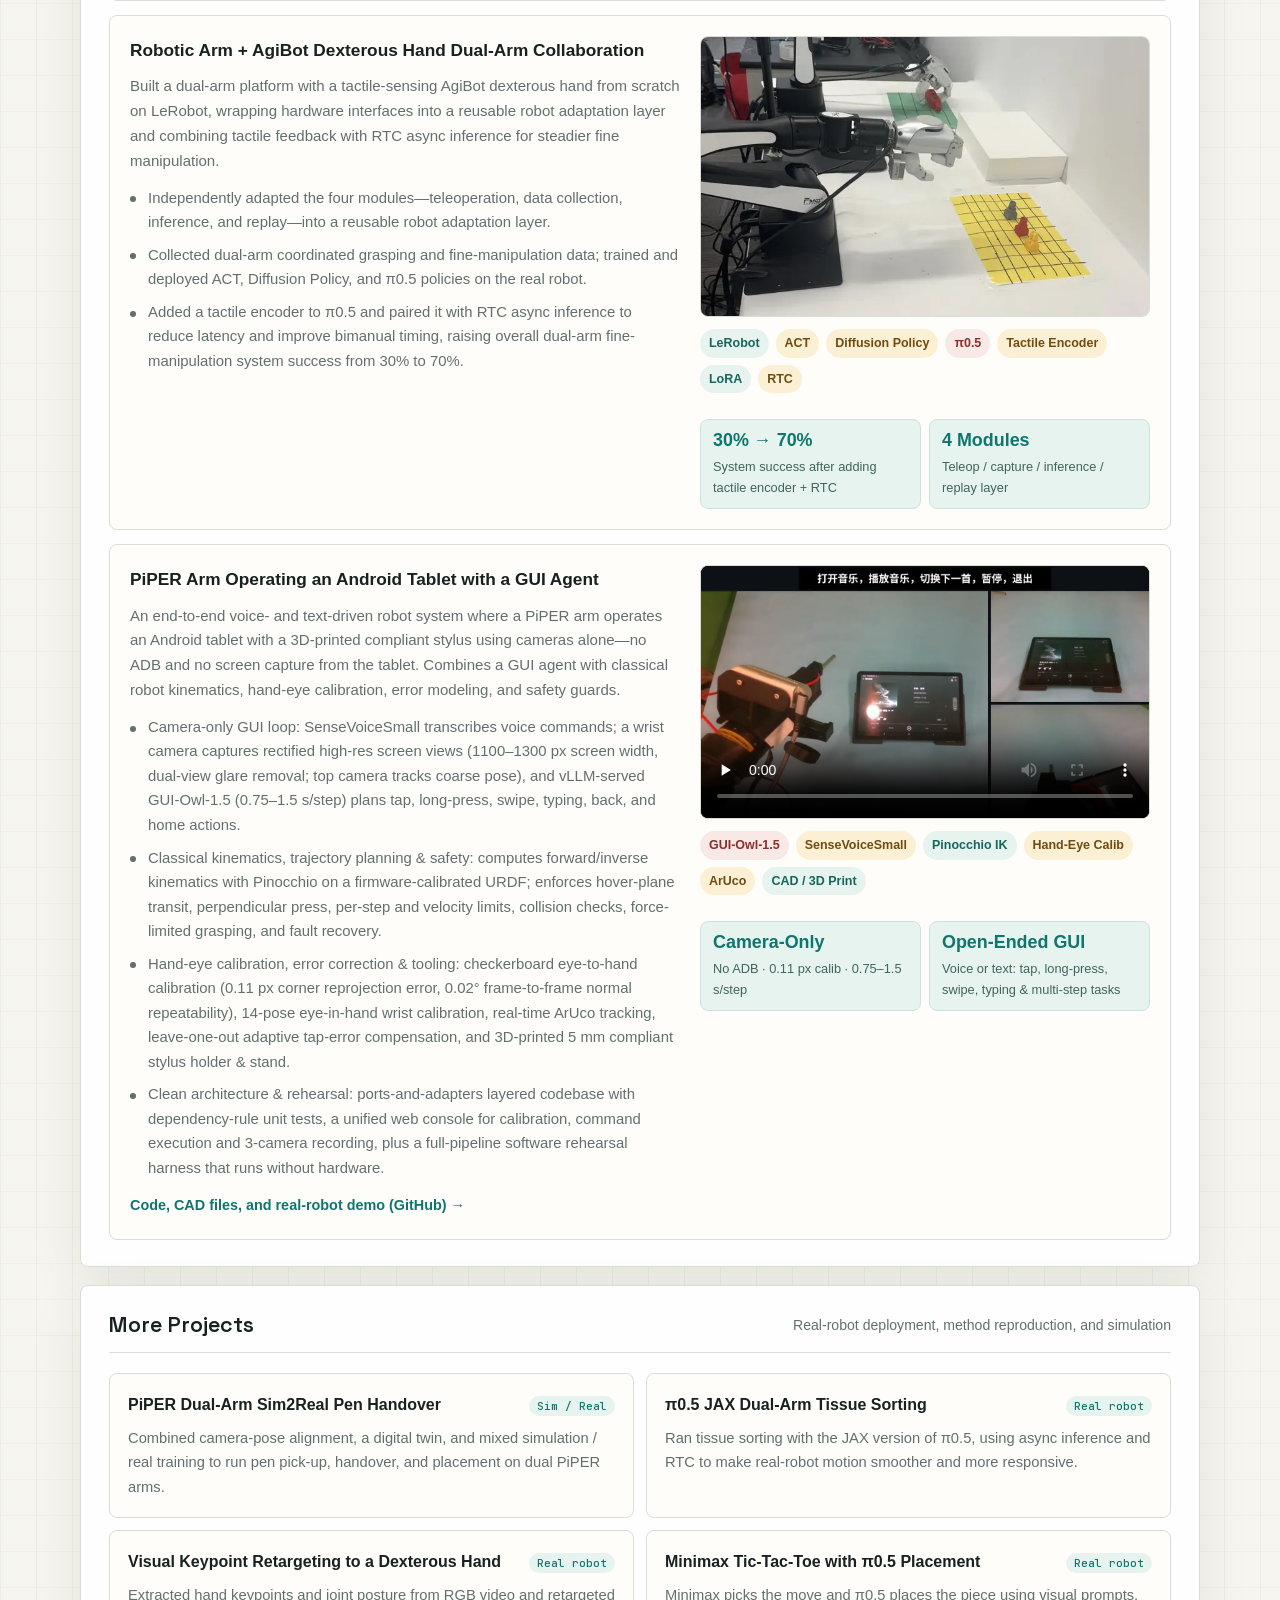
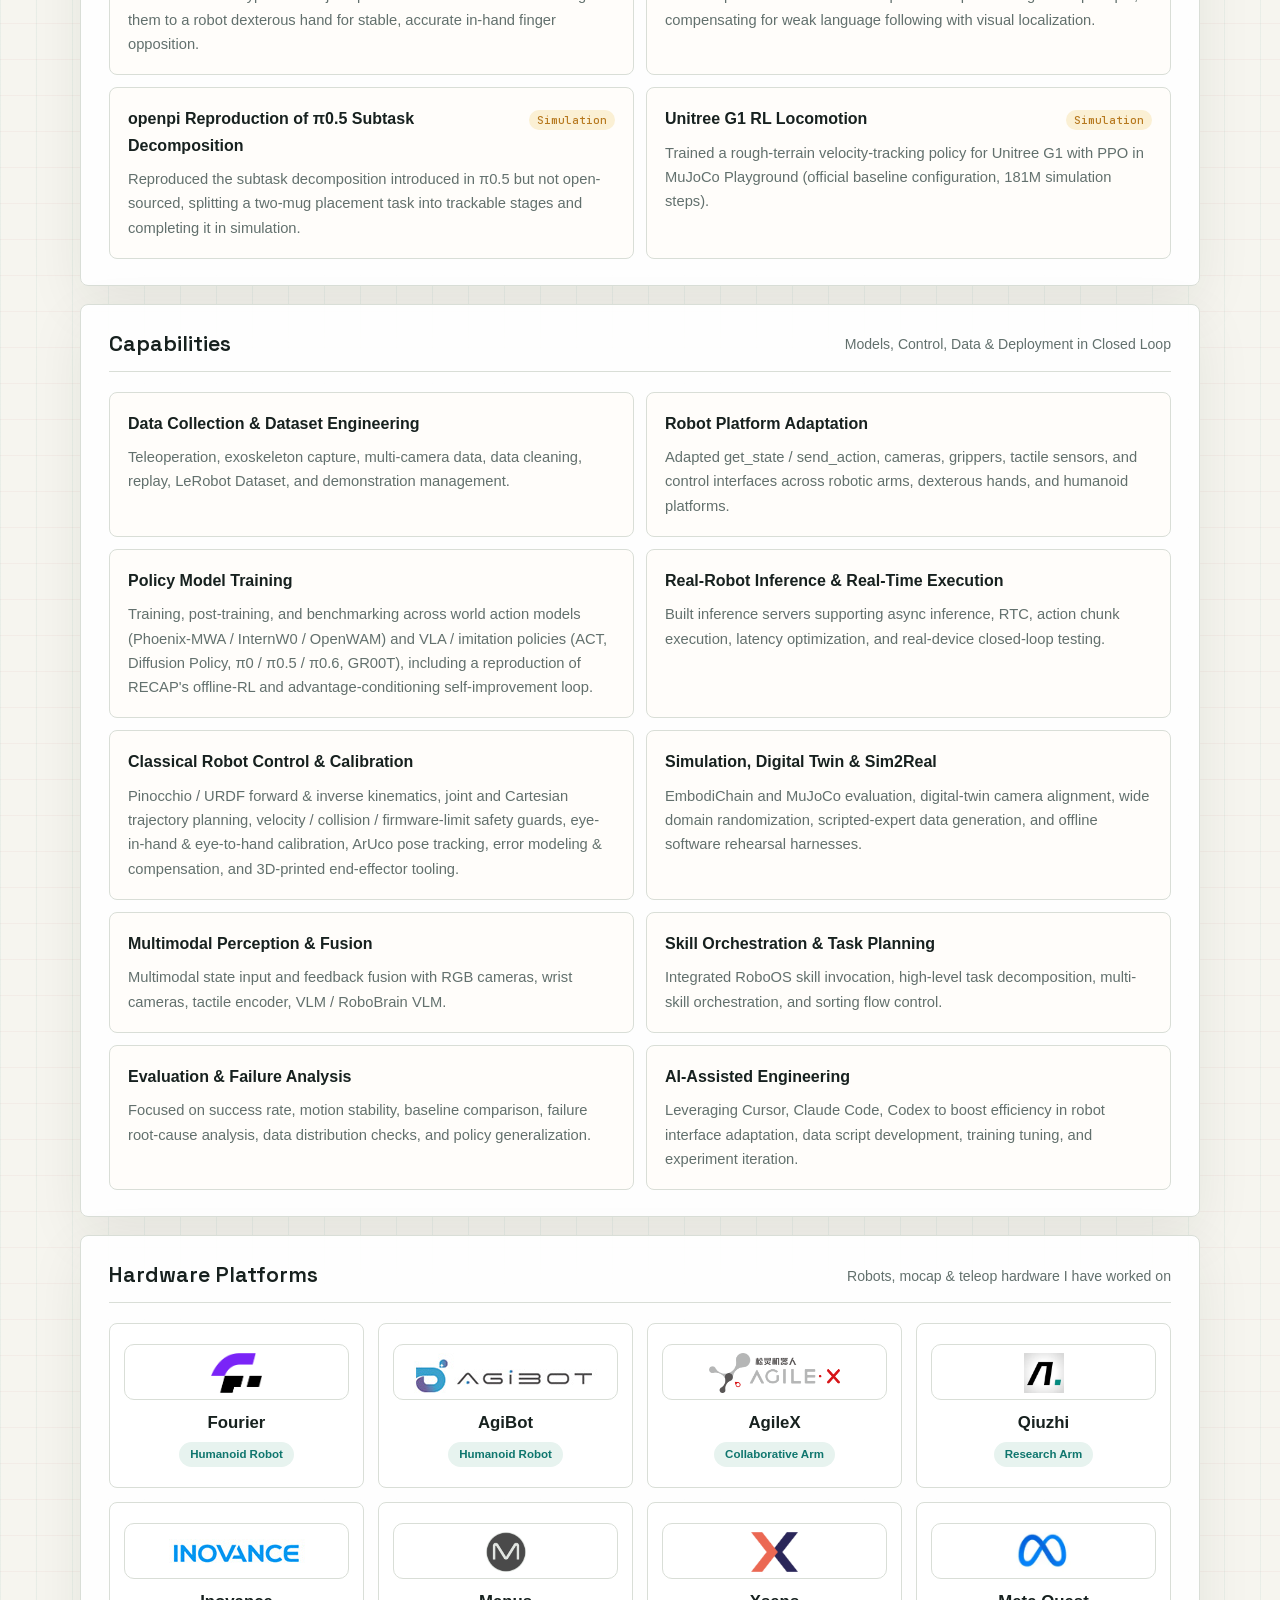
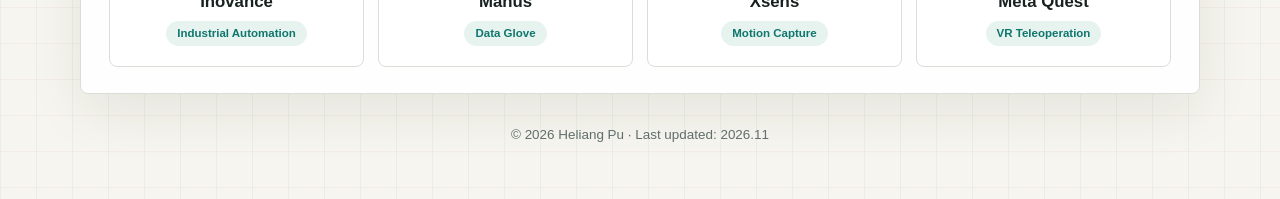
<file: projects.html>
<!DOCTYPE html>
<html lang="en">
<head>
  <meta charset="UTF-8">
  <meta name="viewport" content="width=device-width, initial-scale=1.0">
  <meta name="description" content="Project details by Heliang Pu: ChainPlanner long-horizon planning, NeurIPS 2026 RoboSynChallenge (simulation champion &amp; 32×A100 real-robot WAM), π0.6 RECAP real-robot self-improvement, dual-arm tactile fusion + RTC, camera-only GUI-agent tablet operation, plus more projects, a capability matrix and hardware platforms.">
  <meta name="theme-color" content="#0f766e">
  <meta property="og:title" content="All projects - Heliang Pu">
  <meta property="og:description" content="Project details by Heliang Pu: ChainPlanner long-horizon planning, NeurIPS 2026 RoboSynChallenge (simulation champion &amp; 32×A100 real-robot WAM), π0.6 RECAP real-robot self-improvement, dual-arm tactile fusion + RTC, camera-only GUI-agent tablet operation, plus more projects, a capability matrix and hardware platforms.">
  <meta property="og:type" content="website">
  <meta property="og:url" content="https://heliang-pu.github.io/projects.html">
  <meta property="og:image" content="https://heliang-pu.github.io/assets/og-cover.png">
  <meta property="og:image:width" content="1200">
  <meta property="og:image:height" content="630">
  <meta name="twitter:card" content="summary_large_image">
  <meta name="twitter:title" content="All projects - Heliang Pu">
  <meta name="twitter:description" content="Project details by Heliang Pu: ChainPlanner long-horizon planning, NeurIPS 2026 RoboSynChallenge (simulation champion &amp; 32×A100 real-robot WAM), π0.6 RECAP real-robot self-improvement, dual-arm tactile fusion + RTC, camera-only GUI-agent tablet operation, plus more projects, a capability matrix and hardware platforms.">
  <meta name="twitter:image" content="https://heliang-pu.github.io/assets/og-cover.png">
  <link rel="canonical" href="https://heliang-pu.github.io/projects.html">
  <link rel="icon" href="/assets/icon-192.png" type="image/png" sizes="192x192">
  <link rel="apple-touch-icon" href="/assets/apple-touch-icon.png">
  <link rel="manifest" href="/site.webmanifest">
  <link rel="preload" href="assets/fonts/space-grotesk-latin.woff2" as="font" type="font/woff2" crossorigin>
  <link rel="preload" href="assets/fonts/jetbrains-mono-latin.woff2" as="font" type="font/woff2" crossorigin>
  <title>All projects - Heliang Pu</title>
  <link rel="stylesheet" href="assets/site.css?v=ebff7e64">
  <script>
    (function () {
      try {
        var t = localStorage.getItem('theme');
        if (!t) t = matchMedia('(prefers-color-scheme: dark)').matches ? 'dark' : 'light';
        if (t === 'dark') document.documentElement.classList.add('theme-dark');
      } catch (e) {}
    })();
  </script>
</head>
<body data-i18n-title="projDocTitle" data-i18n-desc="projMetaDesc">
  <a class="skip-link" href="#main" data-i18n="skip">Skip to main content</a>
  <div class="scroll-progress" aria-hidden="true"></div>

  <div class="comp-shell">
    <div class="site-controls" role="group" aria-label="Site settings" data-i18n-aria="siteControlsAria">
      <button class="control-btn lang-toggle" type="button" aria-label="Switch language" title="Switch language">中</button>
      <button class="control-btn theme-toggle" type="button" aria-pressed="false" aria-label="Toggle dark / light mode" title="Toggle dark / light mode"><span aria-hidden="true">🌓</span></button>
    </div>

    <header class="section comp-header">
      <a class="back-link" href="./#projects" data-i18n="compBack">← Back to the homepage</a>
      <p class="eyebrow">Projects</p>
      <h1 data-i18n="projPageTitle">All projects</h1>
      <p class="page-desc" data-i18n="projPageDesc">The homepage keeps to the highlights. Here are the full write-ups, plus more projects, a capability matrix and the hardware I have worked with.</p>
      <nav class="page-toc" aria-label="On this page" data-i18n-aria="projTocAria">
        <a href="#projects" data-i18n="secProjects">Selected Projects</a>
        <a href="#more-projects" data-i18n="secMore">More Projects</a>
        <a href="#skills" data-i18n="secSkills">Capabilities</a>
        <a href="#platforms" data-i18n="secPlatforms">Hardware Platforms</a>
      </nav>
    </header>

    <main class="task-list" id="main">
      <section class="section" id="projects">
        <div class="section-head">
          <h2 data-i18n="secProjects">Selected Projects</h2>
          <span class="section-kicker" data-i18n="kickerProjects">Method design, real-robot failure diagnosis &amp; post-training</span>
        </div>
        <div class="project-grid">
          <article class="project-card" id="chainplanner">
            <div>
              <h3 id="chainplanner-title" data-i18n="p5t">ChainPlanner: Long-Horizon Planning for World Action Models</h3>
              <p class="desc" data-i18n="p5d">A high-level planner that lets the frozen ten-task world action model Phoenix-MWA carry out long-horizon tasks. The key idea is that no long-horizon data is needed: placing the single-task episodes already collected for the low-level model into random skill chains supervises any order, length and repetition of skills.</p>
              <ul class="plain-list">
                <li data-i18n="p5b1">Plan once, then track steps (G5): one 2B VLM (RynnBrain1.1-2B + LoRA) first turns the instruction into a numbered skill plan, then every few seconds decides whether the current step is still running or done and updates a one-line language memory (steps finished, progress s/4).</li>
                <li data-i18n="p5b2">The step query never sees the instruction and the next skill always comes from the plan, so execution does not depend on phrasing, a skill can repeat ("press the bell three times"), and an instruction may state only the goal. A switch needs N agreeing answers in a row; the arms then return home and the next step starts with its own prompt.</li>
                <li data-i18n="p5b3">Single-task data only: 5,273 single-task episodes of ten tasks (about 42 h, 775 held out by episode for testing) yield 155k chain samples, trained in about 1.5 h on eight A100s. In offline closed-loop replay with explicit skill names, G5 completes 260 / 300 chains (2–10 skills) with 0 / 1,500 wrong switches (231–235 / 300 with 25% of the data).</li>
                <li data-i18n="p5b4">On the robot it shares one GPU with the world model (~5 GB, 0.3–0.6 s per answer). Across two planner versions (G2 + G5), 22 of 26 real-robot multi-skill episodes completed without intervention (up to 5 skills). On the same held-out offline chains, ChainPlanner completes 62 / 73 vs. 19 / 73 for a general-purpose frontier model.</li>
              </ul>
              <a class="section-link project-link" href="https://github.com/heliang-pu/wam-long-horizon-planner" target="_blank" rel="noreferrer" data-i18n="p5code">Code and all 12 real-robot demos (GitHub) →</a>
            </div>
            <div class="project-side">
              <video class="project-shot project-video" controls preload="none" playsinline width="1280" height="720" poster="assets/projects/chainplanner-goal-only.webp" aria-label="Play: ChainPlanner splits an instruction that only states the goal into 3 steps and completes them" data-i18n-aria="p5video">
                <source src="assets/projects/chainplanner-goal-only.mp4" type="video/mp4">
              </video>
              <div class="tech-row">
                <span class="tech red">RynnBrain1.1-2B</span>
                <span class="tech">LoRA</span>
                <span class="tech green">Phoenix-MWA</span>
                <span class="tech">VLM Planner</span>
                <span class="tech">Language Memory</span>
                <span class="tech green">Skill Chaining</span>
              </div>
              <div class="result-strip">
                <div class="result">
                  <strong>260 / 300</strong>
                  <span data-i18n="p5r1v">G5 offline replay (explicit skill names, 2–10 skills, 0/1,500 wrong switches)</span>
                </div>
                <div class="result">
                  <strong>22 / 26</strong>
                  <span data-i18n="p5r2v">real-robot multi-skill episodes completed without intervention across two planner versions (up to 5 skills)</span>
                </div>
              </div>
            </div>
            <figure class="project-figure">
              <img class="lang-zh" src="assets/projects/chainplanner-method-zh.webp" alt="ChainPlanner 方法总览图" width="1520" height="1080" loading="lazy" decoding="async">
              <img class="lang-en" src="assets/projects/chainplanner-method-en.webp" alt="ChainPlanner method overview" width="1580" height="1080" loading="lazy" decoding="async">
              <figcaption data-i18n="p5fig">Overview: the planner writes the plan once and then only tracks the current step; the step query never sees the instruction, and the next skill always comes from the plan.</figcaption>
            </figure>
            <div class="demo-grid">
              <figure class="clip">
                <video controls preload="none" playsinline width="1280" height="720" poster="assets/projects/chainplanner-five-steps.webp" aria-labelledby="chainplanner-title cp-demo-1">
                  <source src="assets/projects/chainplanner-five-steps.mp4" type="video/mp4">
                </video>
                <figcaption>
                  <strong id="cp-demo-1" data-i18n="p5v1t">Five steps with a repeated skill</strong>
                  <span data-i18n="p5v1d">Press the bell, put the tomato in the drawer, press the bell twice, then put the pen in the holder</span>
                </figcaption>
              </figure>
              <figure class="clip">
                <video controls preload="none" playsinline width="1280" height="720" poster="assets/projects/chainplanner-bell-three-times.webp" aria-labelledby="chainplanner-title cp-demo-2">
                  <source src="assets/projects/chainplanner-bell-three-times.mp4" type="video/mp4">
                </video>
                <figcaption>
                  <strong id="cp-demo-2" data-i18n="p5v2t">Press the bell three times</strong>
                  <span data-i18n="p5v2d">One skill becomes three steps; each press is confirmed before the next</span>
                </figcaption>
              </figure>
              <figure class="clip">
                <video controls preload="none" playsinline width="1280" height="720" poster="assets/projects/chainplanner-pen-tube-bell.webp" aria-labelledby="chainplanner-title cp-demo-3">
                  <source src="assets/projects/chainplanner-pen-tube-bell.mp4" type="video/mp4">
                </video>
                <figcaption>
                  <strong id="cp-demo-3" data-i18n="p5v3t">A different order</strong>
                  <span data-i18n="p5v3d">Put the pen in the holder, insert the test tube, then press the bell</span>
                </figcaption>
              </figure>
            </div>
            <p class="demo-note" data-i18n="p5vnote">All are real-robot episodes from Nov 10 with no human takeover; the videos replay at the control rate, without model inference pauses.</p>
          </article>

          <article class="project-card" id="robosyn">
            <div>
              <h3 data-i18n="compTitle">NeurIPS 2026 RoboSynChallenge: Overall Champion, Simulation Track (Team Lead)</h3>
              <p class="desc" data-i18n="p0d">Led team fmc3-no1 across ten bimanual manipulation tasks on the AgileX CobotMagic platform (two PiPER arms, three RGB cameras), winning the simulation track overall championship and taking the system through to autonomous real-robot execution.</p>
              <ul class="plain-list">
                <li data-i18n="p0b1">Simulation track (data-driven π0.5): fine-tuned one π0.5 per task (openpi / JAX); doubled scripted-expert data to ~20k judged episodes, replayed failure scenes with adjusted experts, applied wide domain randomization (pose ×1.6, noise ×2, 300 textures, moving top camera), and tuned per-task execution horizons.</li>
                <li data-i18n="p0b2">Real-robot world action model: used a digital twin to pinpoint wrist-camera pose shift as the sim2real bottleneck, then post-trained Phoenix-MWA (Wan2.2-5B video + ~1B action expert) on 32 A100s using real data only.</li>
                <li data-i18n="p0b3">Takeover data pipeline &amp; inference rules: built a web console for checkpoint evaluation, leader-arm takeover and tablet control; found that failed pre-takeover lead-ins and pauses over 0.5 s taught the policy to stall, fixed it by trimming failed segments and collapsing pauses, and added observation-only adapter rules plus RTC soft-mask action-chunk inpainting.</li>
                <li data-i18n="p0b4">Evaluation packaging &amp; technical report: packaged all ten tasks for one-command sim/real evaluation and wrote (first author) the winning team's technical report.</li>
              </ul>
              <p class="item-links"><a href="competition.html" data-i18n="compLinkTasks">ten tasks, sim vs. real</a><span class="sep">/</span><a href="competition.html#methods" data-i18n="compMethodsLink">Methods</a><span class="sep">/</span><a href="https://huggingface.co/puheliang/RoboSynChallenge-fmc3-no1-real" target="_blank" rel="noreferrer" data-i18n="compLinkWeights">Real-robot weights</a></p>
            </div>
            <div class="project-side">
              <img class="project-shot" src="assets/competition/drawer-open-place-tile.webp" alt="RoboSynChallenge drawer task: simulation on the left, real robot on the right" data-i18n-alt="compImgAlt" width="640" height="240" loading="lazy" decoding="async">
              <div class="tech-row">
                <span class="tech red">π0.5 (JAX)</span>
                <span class="tech green">Phoenix-MWA</span>
                <span class="tech">32×A100</span>
                <span class="tech">EmbodiChain</span>
                <span class="tech">Action Inpainting</span>
                <span class="tech green">Web Console</span>
              </div>
              <div class="result-strip">
                <div class="result">
                  <strong data-i18n="p0r1k">#1 Overall</strong>
                  <span data-i18n="p0r1v">Simulation track champion (team lead)</span>
                </div>
                <div class="result">
                  <strong data-i18n="p0r2k">10 Tasks</strong>
                  <span data-i18n="p0r2v">Real-robot WAM post-trained on 32×A100</span>
                </div>
              </div>
            </div>
          </article>

          <article class="project-card" id="recap">
            <div>
              <h3 data-i18n="p4t">π0.6 RECAP Real-Robot Self-Improvement (AgileX PiperX Arm)</h3>
              <p class="desc" data-i18n="p4d">Owned end to end. Reproduced and deployed π0.6 (RECAP) self-improvement on an AgileX PiperX single-arm platform using phone plug-in as the benchmark task, improving over the 200-demo cold-start baseline through autonomous rollouts, expert corrections, and async action-chunk execution.</p>
              <ul class="plain-list">
                <li data-i18n="p4b1">Brought up the arm, gripper, multi-camera rig, and teleoperation pipeline; collected and cleaned 200 demonstrations as the cold-start dataset and baseline.</li>
                <li data-i18n="p4b2">Reproduced the RECAP recipe: offline-RL pre-training with advantage conditioning, fusing demonstrations, autonomous rollouts, and expert interventions.</li>
                <li data-i18n="p4b3">Collected autonomous rollouts after deployment, logged failures and injected human corrections, and fine-tuned the value function for better advantage estimates; relative to the 200-demo cold-start baseline, combining RECAP rounds with action chunking and async inference achieved ~2× throughput and roughly halved the failure rate.</li>
              </ul>
            </div>
            <div class="project-side">
              <img class="project-shot" src="assets/projects/recap-phone-plug.webp" alt="π0.6 RECAP on a real AgileX PiperX arm: phone plug-in" data-i18n-alt="p4img" width="1280" height="720" loading="lazy" decoding="async">
              <div class="tech-row">
                <span class="tech red">π0.6</span>
                <span class="tech">RECAP</span>
                <span class="tech">Advantage Conditioning</span>
                <span class="tech green">Offline RL</span>
                <span class="tech">Action Chunking</span>
                <span class="tech green" data-i18n="kw_async">Async Inference</span>
              </div>
              <div class="result-strip">
                <div class="result">
                  <strong>≈2×</strong>
                  <span data-i18n="p4r1v">Benchmark throughput (vs. 200-demo cold-start baseline, w/ async inference)</span>
                </div>
                <div class="result">
                  <strong>≈−50%</strong>
                  <span data-i18n="p4r2v">Benchmark failure rate (vs. cold-start baseline)</span>
                </div>
              </div>
            </div>
          </article>

          <article class="project-card" id="dual-arm">
            <div>
              <h3 data-i18n="p1t">Robotic Arm + AgiBot Dexterous Hand Dual-Arm Collaboration</h3>
              <p class="desc" data-i18n="p1d">Built a dual-arm platform with a tactile-sensing AgiBot dexterous hand from scratch on LeRobot, wrapping hardware interfaces into a reusable robot adaptation layer and combining tactile feedback with RTC async inference for steadier fine manipulation.</p>
              <ul class="plain-list">
                <li data-i18n="p1b1">Independently adapted the four modules—teleoperation, data collection, inference, and replay—into a reusable robot adaptation layer.</li>
                <li data-i18n="p1b2">Collected dual-arm coordinated grasping and fine-manipulation data; trained and deployed ACT, Diffusion Policy, and π0.5 policies on the real robot.</li>
                <li data-i18n="p1b3">Added a tactile encoder to π0.5 and paired it with RTC async inference to reduce latency and improve bimanual timing, raising overall dual-arm fine-manipulation system success from 30% to 70%.</li>
              </ul>
            </div>
            <div class="project-side">
              <img class="project-shot" src="assets/projects/dual-arm-dexterous.webp" alt="Real dual-arm grasping with a dexterous hand" data-i18n-alt="p1img" width="720" height="960" loading="lazy" decoding="async">
              <div class="tech-row">
                <span class="tech green">LeRobot</span>
                <span class="tech">ACT</span>
                <span class="tech">Diffusion Policy</span>
                <span class="tech red">π0.5</span>
                <span class="tech">Tactile Encoder</span>
                <span class="tech green">LoRA</span>
                <span class="tech">RTC</span>
              </div>
              <div class="result-strip">
                <div class="result">
                  <strong>30% → 70%</strong>
                  <span data-i18n="p1r1">System success after adding tactile encoder + RTC</span>
                </div>
                <div class="result">
                  <strong data-i18n="p1r2k">4 Modules</strong>
                  <span data-i18n="p1r2v">Teleop / capture / inference / replay layer</span>
                </div>
              </div>
            </div>
          </article>

          <article class="project-card" id="tablet-tap">
            <div>
              <h3 data-i18n="p6t">PiPER Arm Operating an Android Tablet with a GUI Agent</h3>
              <p class="desc" data-i18n="p6d">An end-to-end voice- and text-driven robot system where a PiPER arm operates an Android tablet with a 3D-printed compliant stylus using cameras alone—no ADB and no screen capture from the tablet. Combines a GUI agent with classical robot kinematics, hand-eye calibration, error modeling, and safety guards.</p>
              <ul class="plain-list">
                <li data-i18n="p6b1">Camera-only GUI loop: SenseVoiceSmall transcribes voice commands; a wrist camera captures rectified high-res screen views (1100–1300 px screen width, dual-view glare removal; top camera tracks coarse pose), and vLLM-served GUI-Owl-1.5 (0.75–1.5 s/step) plans tap, long-press, swipe, typing, back, and home actions.</li>
                <li data-i18n="p6b2">Classical kinematics, trajectory planning &amp; safety: computes forward/inverse kinematics with Pinocchio on a firmware-calibrated URDF; enforces hover-plane transit, perpendicular press, per-step and velocity limits, collision checks, force-limited grasping, and fault recovery.</li>
                <li data-i18n="p6b3">Hand-eye calibration, error correction &amp; tooling: checkerboard eye-to-hand calibration (0.11 px corner reprojection error, 0.02° frame-to-frame normal repeatability), 14-pose eye-in-hand wrist calibration, real-time ArUco tracking, leave-one-out adaptive tap-error compensation, and 3D-printed 5 mm compliant stylus holder &amp; stand.</li>
                <li data-i18n="p6b4">Clean architecture &amp; rehearsal: ports-and-adapters layered codebase with dependency-rule unit tests, a unified web console for calibration, command execution and 3-camera recording, plus a full-pipeline software rehearsal harness that runs without hardware.</li>
              </ul>
              <a class="section-link project-link" href="https://github.com/heliang-pu/Robot-use-tablet" target="_blank" rel="noreferrer" data-i18n="p6code">Code, CAD files, and real-robot demo (GitHub) →</a>
            </div>
            <div class="project-side">
              <video class="project-shot project-video" controls preload="none" playsinline width="1280" height="720" poster="assets/projects/tablet-tap-demo.webp" aria-label="Play: PiPER arm using a stylus to operate an Android tablet via camera and GUI-Owl-1.5" data-i18n-aria="p6video">
                <source src="assets/projects/tablet-tap-demo.mp4" type="video/mp4">
              </video>
              <div class="tech-row">
                <span class="tech red">GUI-Owl-1.5</span>
                <span class="tech">SenseVoiceSmall</span>
                <span class="tech green">Pinocchio IK</span>
                <span class="tech">Hand-Eye Calib</span>
                <span class="tech">ArUco</span>
                <span class="tech green">CAD / 3D Print</span>
              </div>
              <div class="result-strip">
                <div class="result">
                  <strong data-i18n="p6r1k">Camera-Only</strong>
                  <span data-i18n="p6r1v">No ADB · 0.11 px calib · 0.75–1.5 s/step</span>
                </div>
                <div class="result">
                  <strong data-i18n="p6r2k">Open-Ended GUI</strong>
                  <span data-i18n="p6r2v">Voice or text: tap, long-press, swipe, typing &amp; multi-step tasks</span>
                </div>
              </div>
            </div>
          </article>
        </div>
      </section>

      <section class="section" id="more-projects">
        <div class="section-head">
          <h2 data-i18n="secMore">More Projects</h2>
          <span class="section-kicker" data-i18n="kickerMore">Real-robot deployment, method reproduction, and simulation</span>
        </div>
        <div class="capability-grid">
          <article class="capability more-item" id="demo-10">
            <div class="more-head"><h3 data-i18n="more1t">PiPER Dual-Arm Sim2Real Pen Handover</h3><span class="kind" data-i18n="kindSimReal">Sim / Real</span></div>
            <p data-i18n="more1d">Combined camera-pose alignment, a digital twin, and mixed simulation / real training to run pen pick-up, handover, and placement on dual PiPER arms.</p>
          </article>
          <article class="capability more-item" id="demo-06">
            <div class="more-head"><h3 data-i18n="more2t">π0.5 JAX Dual-Arm Tissue Sorting</h3><span class="kind" data-i18n="kindReal">Real robot</span></div>
            <p data-i18n="more2d">Ran tissue sorting with the JAX version of π0.5, using async inference and RTC to make real-robot motion smoother and more responsive.</p>
          </article>
          <article class="capability more-item" id="demo-02">
            <div class="more-head"><h3 data-i18n="more3t">Visual Keypoint Retargeting to a Dexterous Hand</h3><span class="kind" data-i18n="kindReal">Real robot</span></div>
            <p data-i18n="more3d">Extracted hand keypoints and joint posture from RGB video and retargeted them to a robot dexterous hand for stable, accurate in-hand finger opposition.</p>
          </article>
          <article class="capability more-item" id="demo-05">
            <div class="more-head"><h3 data-i18n="more4t">Minimax Tic-Tac-Toe with π0.5 Placement</h3><span class="kind" data-i18n="kindReal">Real robot</span></div>
            <p data-i18n="more4d">Minimax picks the move and π0.5 places the piece using visual prompts, compensating for weak language following with visual localization.</p>
          </article>
          <article class="capability more-item" id="demo-08">
            <div class="more-head"><h3 data-i18n="more5t">openpi Reproduction of π0.5 Subtask Decomposition</h3><span class="kind sim" data-i18n="kindSim">Simulation</span></div>
            <p data-i18n="more5d">Reproduced the subtask decomposition introduced in π0.5 but not open-sourced, splitting a two-mug placement task into trackable stages and completing it in simulation.</p>
          </article>
          <article class="capability more-item">
            <div class="more-head"><h3 data-i18n="more7t">Unitree G1 RL Locomotion</h3><span class="kind sim" data-i18n="kindSim">Simulation</span></div>
            <p data-i18n="more7d">Trained a rough-terrain velocity-tracking policy for Unitree G1 with PPO in MuJoCo Playground (official baseline configuration, 181M simulation steps).</p>
          </article>
        </div>
      </section>

      <section class="section" id="skills">
        <div class="section-head">
          <h2 data-i18n="secSkills">Capabilities</h2>
          <span class="section-kicker" data-i18n="kickerSkills">Models, Control, Data &amp; Deployment in Closed Loop</span>
        </div>
        <div class="capability-grid">
          <div class="capability">
            <h3 data-i18n="cap1t">Data Collection &amp; Dataset Engineering</h3>
            <p data-i18n="cap1d">Teleoperation, exoskeleton capture, multi-camera data, data cleaning, replay, LeRobot Dataset, and demonstration management.</p>
          </div>
          <div class="capability">
            <h3 data-i18n="cap2t">Robot Platform Adaptation</h3>
            <p data-i18n="cap2d">Adapted get_state / send_action, cameras, grippers, tactile sensors, and control interfaces across robotic arms, dexterous hands, and humanoid platforms.</p>
          </div>
          <div class="capability">
            <h3 data-i18n="cap3t">Policy Model Training</h3>
            <p data-i18n="cap3d">Training, post-training, and benchmarking across world action models (Phoenix-MWA / InternW0 / OpenWAM) and VLA / imitation policies (ACT, Diffusion Policy, π0 / π0.5 / π0.6, GR00T), including a reproduction of RECAP's offline-RL and advantage-conditioning self-improvement loop.</p>
          </div>
          <div class="capability">
            <h3 data-i18n="cap4t">Real-Robot Inference &amp; Real-Time Execution</h3>
            <p data-i18n="cap4d">Built inference servers supporting async inference, RTC, action chunk execution, latency optimization, and real-device closed-loop testing.</p>
          </div>
          <div class="capability">
            <h3 data-i18n="cap9t">Classical Robot Control &amp; Calibration</h3>
            <p data-i18n="cap9d">Pinocchio / URDF forward &amp; inverse kinematics, joint and Cartesian trajectory planning, velocity / collision / firmware-limit safety guards, eye-in-hand &amp; eye-to-hand calibration, ArUco pose tracking, error modeling &amp; compensation, and 3D-printed end-effector tooling.</p>
          </div>
          <div class="capability">
            <h3 data-i18n="cap10t">Simulation, Digital Twin &amp; Sim2Real</h3>
            <p data-i18n="cap10d">EmbodiChain and MuJoCo evaluation, digital-twin camera alignment, wide domain randomization, scripted-expert data generation, and offline software rehearsal harnesses.</p>
          </div>
          <div class="capability">
            <h3 data-i18n="cap5t">Multimodal Perception &amp; Fusion</h3>
            <p data-i18n="cap5d">Multimodal state input and feedback fusion with RGB cameras, wrist cameras, tactile encoder, VLM / RoboBrain VLM.</p>
          </div>
          <div class="capability">
            <h3 data-i18n="cap6t">Skill Orchestration &amp; Task Planning</h3>
            <p data-i18n="cap6d">Integrated RoboOS skill invocation, high-level task decomposition, multi-skill orchestration, and sorting flow control.</p>
          </div>
          <div class="capability">
            <h3 data-i18n="cap7t">Evaluation &amp; Failure Analysis</h3>
            <p data-i18n="cap7d">Focused on success rate, motion stability, baseline comparison, failure root-cause analysis, data distribution checks, and policy generalization.</p>
          </div>
          <div class="capability">
            <h3 data-i18n="cap8t">AI-Assisted Engineering</h3>
            <p data-i18n="cap8d">Leveraging Cursor, Claude Code, Codex to boost efficiency in robot interface adaptation, data script development, training tuning, and experiment iteration.</p>
          </div>
        </div>
      </section>

      <section class="section" id="platforms">
        <div class="section-head">
          <h2 data-i18n="secPlatforms">Hardware Platforms</h2>
          <span class="section-kicker" data-i18n="kickerPlatforms">Robots, mocap &amp; teleop hardware I have worked on</span>
        </div>
        <div class="platform-grid">
          <div class="platform">
            <span class="platform-icon"><img src="assets/logos/fourier.png" alt="" loading="lazy"></span>
            <strong class="platform-name" data-i18n="pnFourier">Fourier</strong>
            <span class="platform-tag" data-i18n="ptHumanoid">Humanoid Robot</span>
          </div>
          <div class="platform">
            <span class="platform-icon"><img src="assets/logos/agibot.png" alt="" loading="lazy"></span>
            <strong class="platform-name" data-i18n="pnAgibot">AgiBot</strong>
            <span class="platform-tag" data-i18n="ptHumanoid">Humanoid Robot</span>
          </div>
          <div class="platform">
            <span class="platform-icon"><img src="assets/logos/agilex.png" alt="" loading="lazy"></span>
            <strong class="platform-name" data-i18n="pnAgilex">AgileX</strong>
            <span class="platform-tag" data-i18n="ptArm">Collaborative Arm</span>
          </div>
          <div class="platform">
            <span class="platform-icon"><img src="assets/logos/discover.png" alt="" loading="lazy"></span>
            <strong class="platform-name" data-i18n="pnQiuzhi">Qiuzhi</strong>
            <span class="platform-tag" data-i18n="ptResearchArm">Research Arm</span>
          </div>
          <div class="platform">
            <span class="platform-icon"><img src="assets/logos/inovance.png" alt="" loading="lazy"></span>
            <strong class="platform-name" data-i18n="pnInovance">Inovance</strong>
            <span class="platform-tag" data-i18n="ptIndustrial">Industrial Automation</span>
          </div>
          <div class="platform">
            <span class="platform-icon"><img src="assets/logos/manus.png" alt="" loading="lazy"></span>
            <strong class="platform-name">Manus</strong>
            <span class="platform-tag" data-i18n="ptGlove">Data Glove</span>
          </div>
          <div class="platform">
            <span class="platform-icon"><img src="assets/logos/xsens.png" alt="" loading="lazy"></span>
            <strong class="platform-name">Xsens</strong>
            <span class="platform-tag" data-i18n="ptMocap">Motion Capture</span>
          </div>
          <div class="platform">
            <span class="platform-icon"><img src="assets/logos/meta.png" alt="" loading="lazy"></span>
            <strong class="platform-name">Meta Quest</strong>
            <span class="platform-tag" data-i18n="ptVR">VR Teleoperation</span>
          </div>
        </div>
      </section>
    </main>

    <footer class="footer">© 2026 <span data-i18n="name">Heliang Pu</span> · <span data-i18n="footerUpdated">Last updated: 2026.11</span></footer>
  </div>
  <button class="control-btn to-top" type="button" aria-label="Back to top" title="Back to top"><span aria-hidden="true">↑</span></button>

  <script src="assets/i18n.js?v=8e5bbcc5"></script>
  <script src="assets/site.js?v=a5c90034"></script>
</body>
</html>
</file>
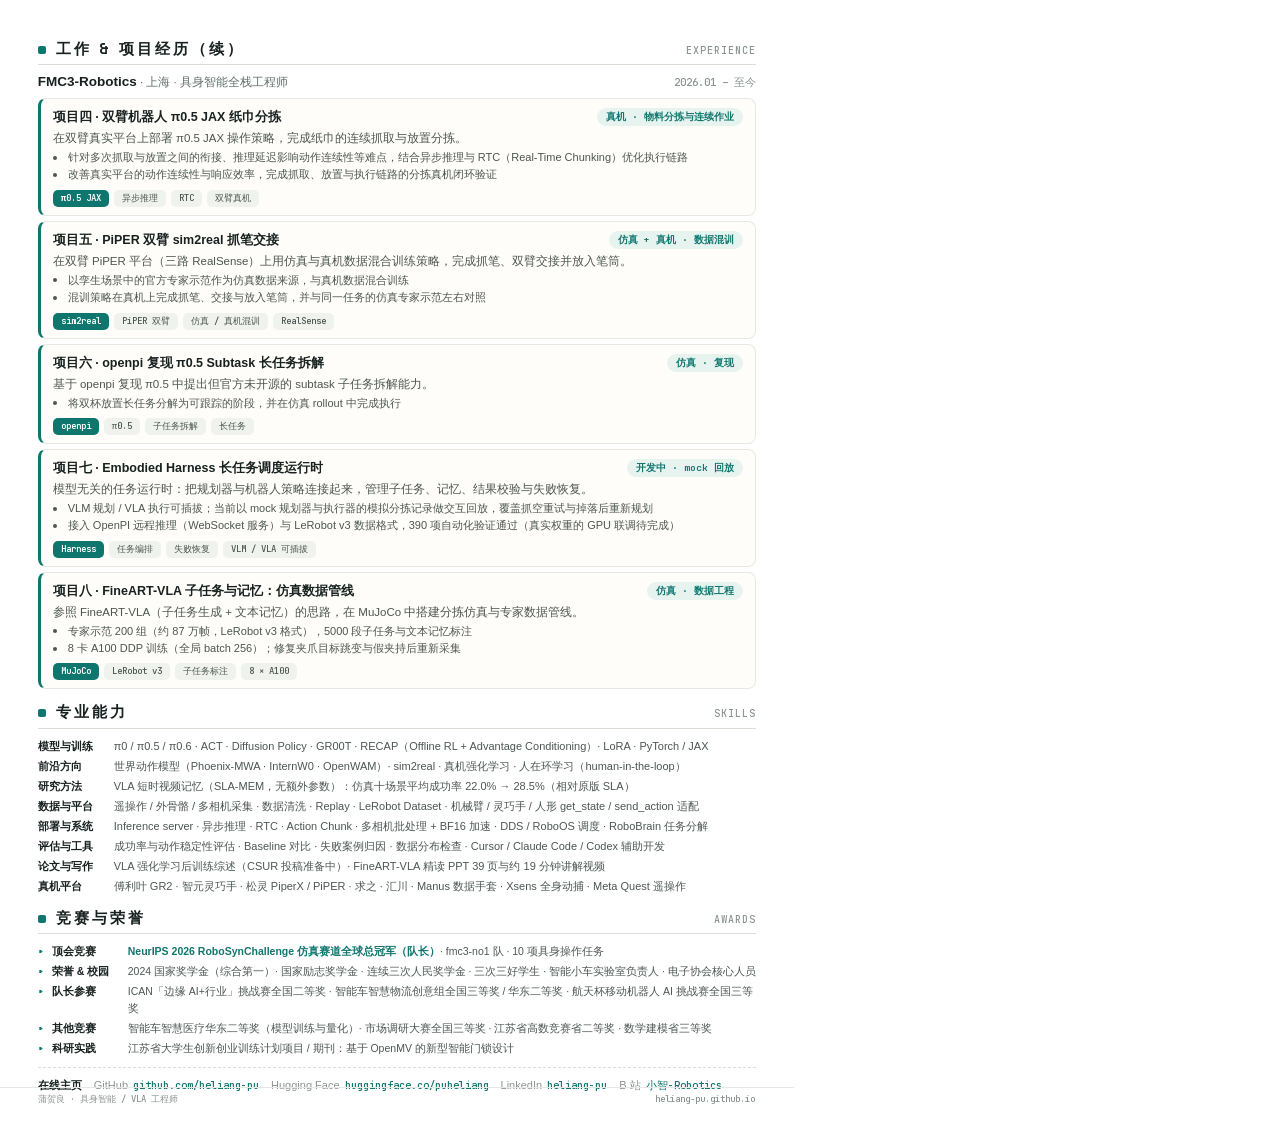
<file: resume-src/page2.html>
<!doctype html>
<html lang="zh-CN">
<head>
<meta charset="utf-8">
<title>蒲贺良简历-A画廊版</title>
<!--
  简历 PDF 第 2 页（工作 & 项目经历续 / 专业能力 / 竞赛与荣誉 / 在线主页）的源文件。
  第 1 页沿用 page1.pdf，不从这里生成。构建：python3 resume-src/build.py
  样式照第 1 页量出（标题、项目卡、标签与第 1 页同尺寸同配色）。
  事实只取自现简历、自我介绍.md、站点、工业案例 PPT 和 Codex 会话记录（2026-10-18 核对）；
  不加没有出处的数字（比赛成绩、训练成功率未经核实，不写），也不链接 #demo 锚点。
-->
<style>
  @font-face {
    font-family: "Space Grotesk";
    font-style: normal;
    font-weight: 500 700;
    src: url("../assets/fonts/space-grotesk-latin.woff2") format("woff2");
  }
  @font-face {
    font-family: "JetBrains Mono";
    font-style: normal;
    font-weight: 500 700;
    src: url("../assets/fonts/jetbrains-mono-latin.woff2") format("woff2");
  }
  @page { size: A4; margin: 0; }

  :root {
    --ink: #17211f;
    --text: #4c5652;
    --sub: #62706d;
    --muted: #8a938f;
    --green: #0f766e;
    --line: #d9ded7;
    --card-line: #e6e9e3;
    --soft-green: #e7f3ef;
    --tag-bg: #f0f2ee;
    --card: #fffdfa;
    --foot-line: #e6e9e3;
    --head: "Space Grotesk", "PingFang SC", sans-serif;
    --mono: "JetBrains Mono", "PingFang SC", monospace;
  }
  * { box-sizing: border-box; }
  html, body { margin: 0; padding: 0; background: #fff; }
  body {
    font-family: "PingFang SC", "Hiragino Sans GB", sans-serif;
    color: var(--ink);
    -webkit-print-color-adjust: exact;
    print-color-adjust: exact;
  }
  a { color: inherit; text-decoration: none; }
  ul { margin: 0; padding: 0; list-style: none; }
  h2, h3, p { margin: 0; }

  .page {
    position: relative;
    width: 210mm;
    height: 297mm;
    padding: 10mm 10mm 0;
    overflow: hidden;
  }
  .sec + .sec { margin-top: 12px; }

  /* 栏目标题：与第 1 页「教育背景 / 工作 & 项目经历」同款 */
  .sec-head {
    display: flex;
    justify-content: space-between;
    align-items: baseline;
    padding-bottom: 4px;
    margin-bottom: 9px;
    border-bottom: 1px solid var(--line);
  }
  .sec-head h2 {
    display: flex;
    align-items: baseline;
    gap: 10px;
    font: 700 15px/1.48 var(--head);
    letter-spacing: 0.2em;
  }
  .sec-head h2::before {
    content: "";
    width: 8px;
    height: 8px;
    border-radius: 2px;
    background: var(--green);
  }
  .sec-head .en {
    margin-right: -0.31px;
    font: 400 10px/1 var(--mono);
    letter-spacing: 0.1em;
    color: var(--muted);
  }

  /* 公司行：与第 1 页同款 */
  .org {
    display: flex;
    justify-content: space-between;
    align-items: baseline;
    margin-bottom: 8px;
    font-size: 11.5px;
    color: var(--sub);
  }
  .org strong { font-size: 13.5px; font-weight: 600; color: var(--ink); }
  .org time { font: 400 10.5px var(--mono); color: var(--muted); }

  /* 项目卡：与第 1 页同款 */
  .proj {
    padding: 9px 12px 8px;
    border: 1px solid var(--card-line);
    border-left: 3px solid var(--green);
    border-radius: 8px;
    background: var(--card);
  }
  .proj + .proj { margin-top: 5px; }
  .proj-head { display: flex; justify-content: space-between; align-items: center; gap: 12px; }
  .proj h3 { font-size: 12.5px; line-height: 18px; font-weight: 600; }
  .badge {
    flex: none;
    padding: 0 9px;
    border-radius: 999px;
    background: var(--soft-green);
    color: var(--green);
    font: 600 9.5px/18px var(--mono);
  }
  .proj p { margin-top: 4px; font-size: 11.5px; line-height: 16px; color: var(--text); }
  .proj ul { margin-top: 3px; }
  .proj li {
    position: relative;
    padding-left: 15px;
    font-size: 11px;
    line-height: 17.4px;
    color: var(--text);
  }
  .proj li::before {
    content: "";
    position: absolute;
    left: 0;
    top: 6.7px;
    width: 4px;
    height: 4px;
    border-radius: 50%;
    background: var(--text);
  }
  .ptags { display: flex; flex-wrap: wrap; gap: 5px; margin-top: 6px; }
  .ptags span {
    padding: 0 8px;
    border-radius: 5px;
    background: var(--tag-bg);
    color: var(--text);
    font: 400 9px/17px var(--mono);
  }
  .ptags span:first-child { background: var(--green); color: #fff; font-weight: 600; }

  /* 应用场景：三格，对应工业案例 PPT 的「应用关联」 */
  .scenes { display: grid; grid-template-columns: repeat(3, minmax(0, 1fr)); gap: 8px; }
  .scenes li {
    padding: 8px 11px 9px;
    border: 1px solid var(--card-line);
    border-top: 3px solid var(--green);
    border-radius: 8px;
    background: var(--card);
    font-size: 10.5px;
    line-height: 16px;
    color: var(--text);
  }
  .scenes b { display: block; margin-bottom: 2px; font-size: 12px; line-height: 18px; font-weight: 600; color: var(--ink); }
  .scenes span { display: block; }

  /* 专业能力 / 竞赛与荣誉：左侧固定标签列，折行时正文对齐 */
  .skills, .awards { display: grid; row-gap: 3px; font-size: 11px; line-height: 17px; color: var(--text); }
  .awards { font-size: 10.5px; }
  .skills li, .awards li { display: grid; grid-template-columns: 70px 1fr; column-gap: 6px; }
  .skills b, .awards b { font-weight: 600; color: var(--ink); }
  .awards strong { font-weight: 600; color: var(--green); }
  .awards li { position: relative; padding-left: 14px; }
  .awards li::before {
    content: "▸";
    position: absolute;
    left: 0;
    top: 0;
    color: var(--green);
    font-weight: 700;
  }

  /* 在线主页 */
  .links {
    display: flex;
    flex-wrap: wrap;
    align-items: baseline;
    gap: 4px 12px;
    margin-top: 10px;
    padding-top: 9px;
    border-top: 1px dashed var(--line);
    font-size: 11px;
    line-height: 17px;
    color: var(--muted);
  }
  .links-label { font-weight: 600; color: var(--ink); }
  .links a { margin-left: 5px; font: 500 10.5px/17px var(--mono); color: var(--green); }

  .foot {
    position: absolute;
    left: 0;
    right: 0;
    bottom: 0;
    height: 35.5px;
    padding: 5px calc(10mm + 0.69px) 0 10mm;
    border-top: 1px solid var(--foot-line);
    display: flex;
    justify-content: space-between;
    align-items: baseline;
    font: 400 9px/1.48 var(--mono);
    color: var(--muted);
  }
</style>
</head>
<body>
<main class="page">

  <section class="sec">
    <header class="sec-head"><h2>工作 &amp; 项目经历（续）</h2><span class="en">EXPERIENCE</span></header>
    <div class="org">
      <span><strong>FMC3-Robotics</strong> · 上海 · 具身智能全栈工程师</span>
      <time>2026.01 – 至今</time>
    </div>

    <article class="proj">
      <div class="proj-head"><h3>项目四 · 双臂机器人 π0.5 JAX 纸巾分拣</h3><span class="badge">真机 · 物料分拣与连续作业</span></div>
      <p>在双臂真实平台上部署 π0.5 JAX 操作策略，完成纸巾的连续抓取与放置分拣。</p>
      <ul>
        <li>针对多次抓取与放置之间的衔接、推理延迟影响动作连续性等难点，结合异步推理与 RTC（Real-Time Chunking）优化执行链路</li>
        <li>改善真实平台的动作连续性与响应效率，完成抓取、放置与执行链路的分拣真机闭环验证</li>
      </ul>
      <div class="ptags"><span>π0.5 JAX</span><span>异步推理</span><span>RTC</span><span>双臂真机</span></div>
    </article>

    <article class="proj">
      <div class="proj-head"><h3>项目五 · PiPER 双臂 sim2real 抓笔交接</h3><span class="badge">仿真 + 真机 · 数据混训</span></div>
      <p>在双臂 PiPER 平台（三路 RealSense）上用仿真与真机数据混合训练策略，完成抓笔、双臂交接并放入笔筒。</p>
      <ul>
        <li>以孪生场景中的官方专家示范作为仿真数据来源，与真机数据混合训练</li>
        <li>混训策略在真机上完成抓笔、交接与放入笔筒，并与同一任务的仿真专家示范左右对照</li>
      </ul>
      <div class="ptags"><span>sim2real</span><span>PiPER 双臂</span><span>仿真 / 真机混训</span><span>RealSense</span></div>
    </article>

    <article class="proj">
      <div class="proj-head"><h3>项目六 · openpi 复现 π0.5 Subtask 长任务拆解</h3><span class="badge">仿真 · 复现</span></div>
      <p>基于 openpi 复现 π0.5 中提出但官方未开源的 subtask 子任务拆解能力。</p>
      <ul>
        <li>将双杯放置长任务分解为可跟踪的阶段，并在仿真 rollout 中完成执行</li>
      </ul>
      <div class="ptags"><span>openpi</span><span>π0.5</span><span>子任务拆解</span><span>长任务</span></div>
    </article>

    <!-- 站点已删除 Embodied Harness；用户 2026-10-17 确认简历保留，只写到 mock 回放为止 -->
    <article class="proj" id="proj-harness">
      <div class="proj-head"><h3>项目七 · Embodied Harness 长任务调度运行时</h3><span class="badge">开发中 · mock 回放</span></div>
      <p>模型无关的任务运行时：把规划器与机器人策略连接起来，管理子任务、记忆、结果校验与失败恢复。</p>
      <ul>
        <li>VLM 规划 / VLA 执行可插拔；当前以 mock 规划器与执行器的模拟分拣记录做交互回放，覆盖抓空重试与掉落后重新规划</li>
        <li>接入 OpenPI 远程推理（WebSocket 服务）与 LeRobot v3 数据格式，390 项自动化验证通过（真实权重的 GPU 联调待完成）</li>
      </ul>
      <div class="ptags"><span>Harness</span><span>任务编排</span><span>失败恢复</span><span>VLM / VLA 可插拔</span></div>
    </article>

    <article class="proj">
      <div class="proj-head"><h3>项目八 · FineART-VLA 子任务与记忆：仿真数据管线</h3><span class="badge">仿真 · 数据工程</span></div>
      <p>参照 FineART-VLA（子任务生成 + 文本记忆）的思路，在 MuJoCo 中搭建分拣仿真与专家数据管线。</p>
      <ul>
        <li>专家示范 200 组（约 87 万帧，LeRobot v3 格式），5000 段子任务与文本记忆标注</li>
        <li>8 卡 A100 DDP 训练（全局 batch 256）；修复夹爪目标跳变与假夹持后重新采集</li>
      </ul>
      <div class="ptags"><span>MuJoCo</span><span>LeRobot v3</span><span>子任务标注</span><span>8 × A100</span></div>
    </article>
  </section>

  <section class="sec">
    <header class="sec-head"><h2>专业能力</h2><span class="en">SKILLS</span></header>
    <ul class="skills">
      <li><b>模型与训练</b><span>π0 / π0.5 / π0.6 · ACT · Diffusion Policy · GR00T · RECAP（Offline RL + Advantage Conditioning）· LoRA · PyTorch / JAX</span></li>
      <li><b>前沿方向</b><span>世界动作模型（Phoenix-MWA · InternW0 · OpenWAM）· sim2real · 真机强化学习 · 人在环学习（human-in-the-loop）</span></li>
      <li><b>研究方法</b><span>VLA 短时视频记忆（SLA-MEM，无额外参数）：仿真十场景平均成功率 22.0% → 28.5%（相对原版 SLA）</span></li>
      <li><b>数据与平台</b><span>遥操作 / 外骨骼 / 多相机采集 · 数据清洗 · Replay · LeRobot Dataset · 机械臂 / 灵巧手 / 人形 get_state / send_action 适配</span></li>
      <li><b>部署与系统</b><span>Inference server · 异步推理 · RTC · Action Chunk · 多相机批处理 + BF16 加速 · DDS / RoboOS 调度 · RoboBrain 任务分解</span></li>
      <li><b>评估与工具</b><span>成功率与动作稳定性评估 · Baseline 对比 · 失败案例归因 · 数据分布检查 · Cursor / Claude Code / Codex 辅助开发</span></li>
      <li><b>论文与写作</b><span>VLA 强化学习后训练综述（CSUR 投稿准备中）· FineART-VLA 精读 PPT 39 页与约 19 分钟讲解视频</span></li>
      <li><b>真机平台</b><span>傅利叶 GR2 · 智元灵巧手 · 松灵 PiperX / PiPER · 求之 · 汇川 · Manus 数据手套 · Xsens 全身动捕 · Meta Quest 遥操作</span></li>
    </ul>
  </section>

  <section class="sec">
    <header class="sec-head"><h2>竞赛与荣誉</h2><span class="en">AWARDS</span></header>
    <ul class="awards">
      <li><b>顶会竞赛</b><span><strong>NeurIPS 2026 RoboSynChallenge 仿真赛道全球总冠军（队长）</strong>· fmc3-no1 队 · 10 项具身操作任务</span></li>
      <li><b>荣誉 &amp; 校园</b><span>2024 国家奖学金（综合第一）· 国家励志奖学金 · 连续三次人民奖学金 · 三次三好学生 · 智能小车实验室负责人 · 电子协会核心人员</span></li>
      <li><b>队长参赛</b><span>ICAN「边缘 AI+行业」挑战赛全国二等奖 · 智能车智慧物流创意组全国三等奖 / 华东二等奖 · 航天杯移动机器人 AI 挑战赛全国三等奖</span></li>
      <li><b>其他竞赛</b><span>智能车智慧医疗华东二等奖（模型训练与量化）· 市场调研大赛全国三等奖 · 江苏省高数竞赛省二等奖 · 数学建模省三等奖</span></li>
      <li><b>科研实践</b><span>江苏省大学生创新创业训练计划项目 / 期刊：基于 OpenMV 的新型智能门锁设计</span></li>
    </ul>
  </section>

  <nav class="links" aria-label="在线主页">
    <span class="links-label">在线主页</span>
    <span>GitHub<a href="https://github.com/heliang-pu">github.com/heliang-pu</a></span>
    <span>Hugging Face<a href="https://huggingface.co/puheliang">huggingface.co/puheliang</a></span>
    <span>LinkedIn<a href="https://www.linkedin.com/in/heliang-pu-a26538416/">heliang-pu</a></span>
    <span>B 站<a href="https://space.bilibili.com/389273511">小智-Robotics</a></span>
  </nav>

  <footer class="foot">
    <span>蒲贺良 · 具身智能 / VLA 工程师</span>
    <a href="https://heliang-pu.github.io/">heliang-pu.github.io</a>
  </footer>
</main>
</body>
</html>
</file>
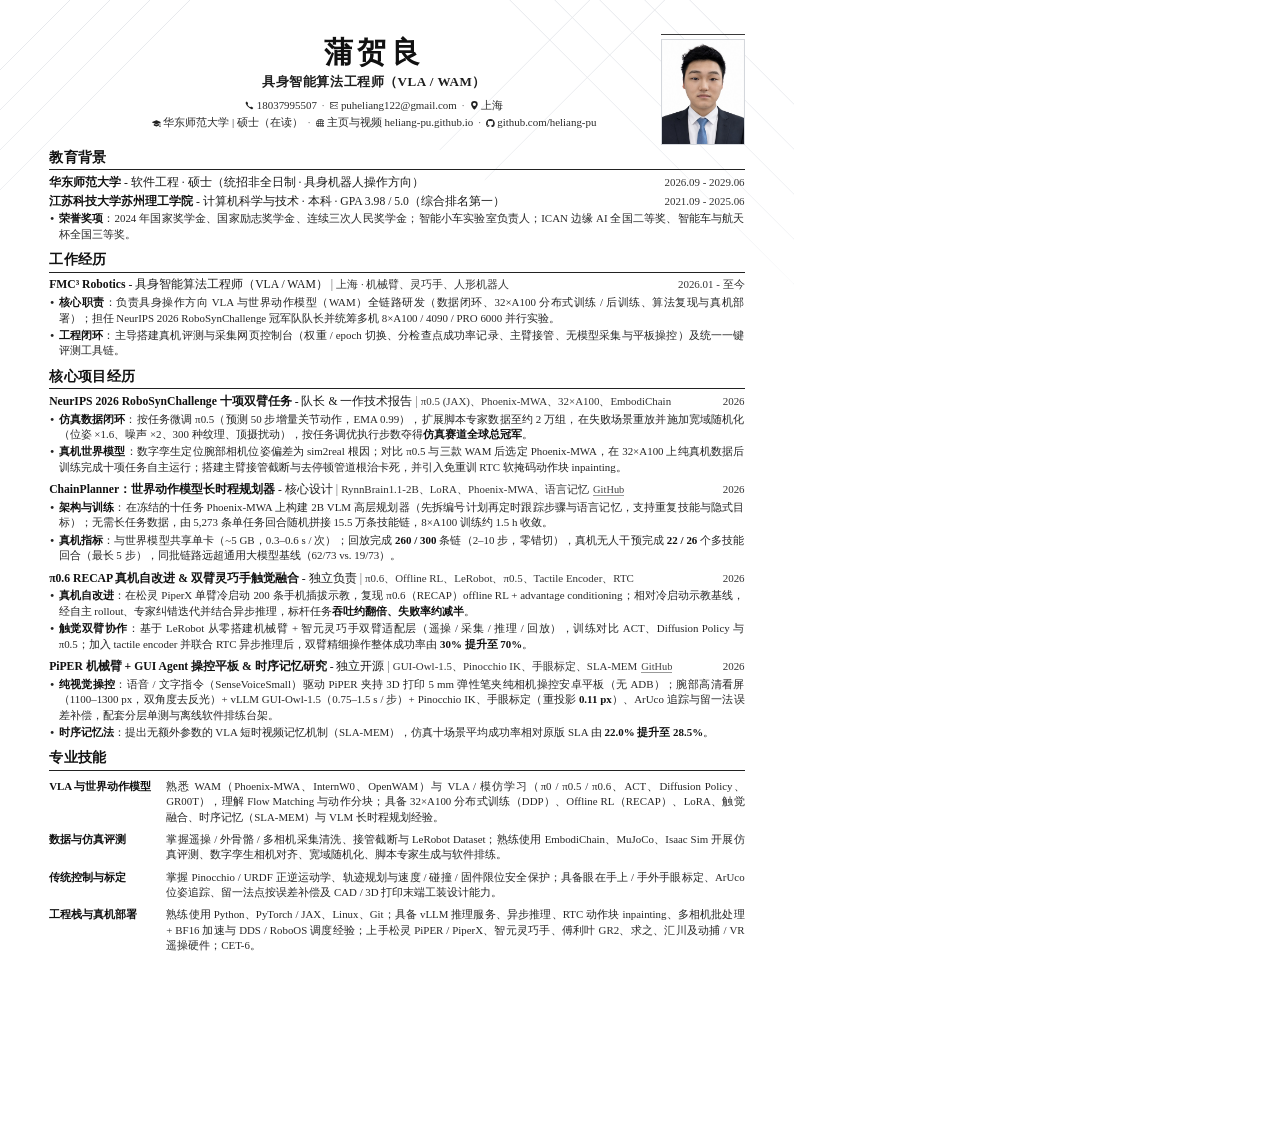
<file: resume-src/resume-classic-1page.html>
<!doctype html>
<html lang="zh-CN">
<head>
<meta charset="utf-8">
<title>蒲贺良 - 具身智能算法工程师（VLA / WAM）简历（单页版）</title>
<style>
  @page {
    size: A4;
    margin: 0;
  }

  * {
    box-sizing: border-box;
  }

  html, body {
    margin: 0;
    padding: 0;
    background: #fff;
    color: #1c1c1c;
    font-family: "Songti SC", "STSong", "SimSun", "Georgia", "Times New Roman", serif;
    -webkit-print-color-adjust: exact;
    print-color-adjust: exact;
  }

  a {
    color: inherit;
    text-decoration: none;
  }

  h1, h2, h3, p, ul {
    margin: 0;
    padding: 0;
  }

  ul {
    list-style: none;
  }

  .sheet {
    position: relative;
    width: 210mm;
    height: 297mm;
    padding: 9mm 13mm 9mm;
    overflow: hidden;
    background: #fff;
  }

  .bg-pattern {
    position: absolute;
    top: 0;
    left: 0;
    width: 210mm;
    height: 82mm;
    pointer-events: none;
    z-index: 0;
  }

  .sheet-inner {
    position: relative;
    z-index: 1;
  }

  .header {
    position: relative;
    min-height: 28mm;
    padding-top: 0.5mm;
    padding-right: 24mm;
    padding-left: 12mm;
    text-align: center;
    margin-bottom: 2mm;
  }

  .name {
    font-family: "Songti SC", "STSong", "SimSun", serif;
    font-size: 22pt;
    font-weight: 700;
    letter-spacing: 0.16em;
    line-height: 1.15;
    color: #111;
  }

  .subtitle {
    margin-top: 1mm;
    font-size: 9.8pt;
    font-weight: 700;
    letter-spacing: 0.04em;
    color: #1f1f1f;
  }

  .contact {
    margin-top: 1.5mm;
    font-size: 8.2pt;
    line-height: 1.58;
    color: #2b2b2b;
  }

  .contact-row {
    display: flex;
    justify-content: center;
    align-items: center;
    flex-wrap: nowrap;
    gap: 0 3px;
  }

  .contact-item {
    display: inline-flex;
    align-items: center;
    gap: 2.5px;
    white-space: nowrap;
  }

  .contact-item svg {
    width: 8.8px;
    height: 8.8px;
    flex: none;
    fill: #222;
  }

  .dot {
    color: #777;
    margin: 0 2px;
  }

  .photo-wrap {
    position: absolute;
    top: 0;
    right: 0;
    width: 22mm;
    padding-top: 1mm;
    border-top: 1.3px solid #3a3a3a;
  }

  .photo {
    display: block;
    width: 22mm;
    height: 28.2mm;
    object-fit: cover;
    object-position: center 15%;
    border: 0.6px solid #d4d7dc;
    background: #fff;
  }

  .sec {
    margin-top: 2.3mm;
  }

  .sec-title {
    font-size: 10.6pt;
    font-weight: 700;
    line-height: 1.25;
    letter-spacing: 0.03em;
    color: #111;
    padding-bottom: 0.7mm;
    margin-bottom: 1.3mm;
    border-bottom: 1.2px solid #222;
  }

  .entry + .entry {
    margin-top: 1.8mm;
  }

  .entry-head {
    display: flex;
    justify-content: space-between;
    align-items: baseline;
    gap: 6px;
    font-size: 8.75pt;
    line-height: 1.38;
    color: #1c1c1c;
    margin-bottom: 0.4mm;
  }

  .entry-main {
    flex: 1 1 auto;
    min-width: 0;
  }

  .entry-main b {
    font-weight: 700;
    color: #111;
  }

  .entry-main .sep {
    margin: 0 3px;
    color: #666;
  }

  .entry-main .tech-inline {
    color: #333;
    font-size: 8.2pt;
  }

  .entry-time {
    flex: none;
    font-size: 8.2pt;
    color: #333;
    white-space: nowrap;
  }

  .entry-link {
    font-size: 7.8pt;
    color: #444;
    border-bottom: 0.5px solid #999;
    margin-left: 4px;
    white-space: nowrap;
  }

  .bullets li {
    position: relative;
    padding-left: 9.5px;
    font-size: 8.2pt;
    line-height: 1.42;
    color: #262626;
    text-align: justify;
  }

  .bullets li + li {
    margin-top: 0.5mm;
  }

  .bullets li::before {
    content: "•";
    position: absolute;
    left: 1px;
    top: 0;
    font-weight: 700;
    color: #222;
  }

  .bullets li b {
    font-weight: 700;
    color: #111;
  }

  .edu-item + .edu-item {
    margin-top: 0.8mm;
  }

  .skill-table {
    width: 100%;
    border-collapse: collapse;
    margin-top: 0.3mm;
  }

  .skill-table td {
    padding: 0.9mm 0;
    vertical-align: top;
    font-size: 8.15pt;
    line-height: 1.42;
    color: #262626;
    text-align: justify;
  }

  .skill-table td.sk-key {
    width: 31mm;
    padding-right: 3mm;
    font-weight: 700;
    color: #111;
    white-space: nowrap;
    text-align: left;
  }
</style>
</head>
<body>

<section class="sheet">
  <svg class="bg-pattern" viewBox="0 0 794 310" preserveAspectRatio="none" aria-hidden="true">
    <defs>
      <linearGradient id="fade1p" x1="0" y1="0" x2="0" y2="1">
        <stop offset="0%" stop-color="#ffffff" stop-opacity="0"/>
        <stop offset="72%" stop-color="#ffffff" stop-opacity="0.4"/>
        <stop offset="100%" stop-color="#ffffff" stop-opacity="1"/>
      </linearGradient>
    </defs>
    <g stroke="#e6e8ec" stroke-width="1" fill="none">
      <path d="M -20 90 L 90 -20 M -20 130 L 130 -20 M -20 170 L 170 -20 M -20 210 L 210 -20"/>
      <path d="M 490 -20 L 820 310 M 535 -20 L 820 265 M 580 -20 L 820 220 M 625 -20 L 820 175 M 670 -20 L 820 130"/>
      <path d="M 440 150 L 610 -20 M 485 180 L 685 -20"/>
    </g>
    <rect x="0" y="0" width="794" height="310" fill="url(#fade1p)"/>
  </svg>

  <div class="sheet-inner">
    <header class="header">
      <h1 class="name">蒲贺良</h1>
      <p class="subtitle">具身智能算法工程师（VLA / WAM）</p>
      <div class="contact">
        <div class="contact-row">
          <span class="contact-item">
            <svg viewBox="0 0 16 16"><path d="M3.654 1.328a.678.678 0 0 0-1.015-.063L1.605 2.3c-.483.484-.661 1.169-.45 1.77a17.6 17.6 0 0 0 4.168 6.608 17.6 17.6 0 0 0 6.608 4.168c.601.211 1.286.033 1.77-.45l1.034-1.034a.678.678 0 0 0-.063-1.015l-2.307-1.794a.68.68 0 0 0-.58-.122l-2.19.547a1.75 1.75 0 0 1-1.657-.459L5.482 8.062a1.75 1.75 0 0 1-.46-1.657l.548-2.19a.68.68 0 0 0-.122-.58z"/></svg>
            18037995507
          </span>
          <span class="dot">·</span>
          <span class="contact-item">
            <svg viewBox="0 0 16 16"><path d="M0 4a2 2 0 0 1 2-2h12a2 2 0 0 1 2 2v8a2 2 0 0 1-2 2H2a2 2 0 0 1-2-2zm2-1a1 1 0 0 0-1 1v.217l7 4.2 7-4.2V4a1 1 0 0 0-1-1zm13 2.383-4.708 2.825L15 11.105zm-.034 6.876-5.64-3.471L8 9.583l-1.326-.795-5.64 3.47A1 1 0 0 0 2 13h12a1 1 0 0 0 .966-.741M1 11.105l4.708-2.897L1 5.383z"/></svg>
            <a href="mailto:puheliang122@gmail.com">puheliang122@gmail.com</a>
          </span>
          <span class="dot">·</span>
          <span class="contact-item">
            <svg viewBox="0 0 16 16"><path d="M8 16s6-5.686 6-10A6 6 0 0 0 2 6c0 4.314 6 10 6 10m0-7a3 3 0 1 1 0-6 3 3 0 0 1 0 6"/></svg>
            上海
          </span>
        </div>
        <div class="contact-row">
          <span class="contact-item">
            <svg viewBox="0 0 16 16"><path d="M8.211 2.047a.5.5 0 0 0-.422 0l-7.5 3.5a.5.5 0 0 0 .025.917l7.5 3a.5.5 0 0 0 .372 0L14 7.14V13a1 1 0 0 0-1 1v2h3v-2a1 1 0 0 0-1-1V6.739l.686-.275a.5.5 0 0 0 .025-.917z"/><path d="M4.176 9.032a.5.5 0 0 0-.656.327l-.5 1.7a.5.5 0 0 0 .294.605l4.5 1.8a.5.5 0 0 0 .372 0l4.5-1.8a.5.5 0 0 0 .294-.605l-.5-1.7a.5.5 0 0 0-.656-.327L8 10.466z"/></svg>
            华东师范大学 | 硕士（在读）
          </span>
          <span class="dot">·</span>
          <span class="contact-item">
            <svg viewBox="0 0 16 16"><path d="M0 8a8 8 0 1 1 16 0A8 8 0 0 1 0 8m7.5-6.923c-.67.204-1.335.82-1.887 1.855A8 8 0 0 0 5.145 4H7.5zM4.09 4a9.3 9.3 0 0 1 .64-1.539 7 7 0 0 1 .597-.933A7.03 7.03 0 0 0 2.255 4zm-.582 3.5c.03-.877.138-1.718.312-2.5H1.674a7 7 0 0 0-.656 2.5zM4.847 5a12.5 12.5 0 0 0-.338 2.5H7.5V5zM8.5 5v2.5h2.99a12.5 12.5 0 0 0-.337-2.5zM4.51 8.5a12.5 12.5 0 0 0 .337 2.5H7.5V8.5zm3.99 0V11h2.653c.187-.765.306-1.608.338-2.5zM5.145 12q.208.58.468 1.068c.552 1.035 1.218 1.65 1.887 1.855V12zm.182 2.472a7 7 0 0 1-.597-.933A9.3 9.3 0 0 1 4.09 12H2.255a7 7 0 0 0 3.072 2.472M3.82 11a13.7 13.7 0 0 1-.312-2.5h-2.49c.062.89.291 1.733.656 2.5zm6.853 3.472A7 7 0 0 0 13.745 12H11.91a9.3 9.3 0 0 1-.64 1.539 7 7 0 0 1-.597.933M8.5 12v2.923c.67-.204 1.335-.82 1.887-1.855q.26-.487.468-1.068zm3.68-1h2.146c.365-.767.594-1.61.656-2.5h-2.49a13.7 13.7 0 0 1-.312 2.5m2.802-3.5a7 7 0 0 0-.656-2.5H12.18c.174.782.282 1.623.312 2.5zM11.27 2.461c.247.464.462.98.64 1.539h1.835a7 7 0 0 0-3.072-2.472c.218.284.418.598.597.933M10.855 4a8 8 0 0 0-.468-1.068C9.835 1.897 9.17 1.282 8.5 1.077V4z"/></svg>
            <a href="https://heliang-pu.github.io/">主页与视频 heliang-pu.github.io</a>
          </span>
          <span class="dot">·</span>
          <span class="contact-item">
            <svg viewBox="0 0 16 16"><path d="M8 0C3.58 0 0 3.58 0 8c0 3.54 2.29 6.53 5.47 7.59.4.07.55-.17.55-.38 0-.19-.01-.82-.01-1.49-2.01.37-2.53-.49-2.69-.94-.09-.23-.48-.94-.82-1.13-.28-.15-.68-.52-.01-.53.63-.01 1.08.58 1.23.82.72 1.21 1.87.87 2.33.66.07-.52.28-.87.51-1.07-1.78-.2-3.64-.89-3.64-3.95 0-.87.31-1.59.82-2.15-.08-.2-.36-1.02.08-2.12 0 0 .67-.21 2.2.82.64-.18 1.32-.27 2-.27s1.36.09 2 .27c1.53-1.04 2.2-.82 2.2-.82.44 1.1.16 1.92.08 2.12.51.56.82 1.27.82 2.15 0 3.07-1.87 3.75-3.65 3.95.29.25.54.73.54 1.48 0 1.07-.01 1.93-.01 2.2 0 .21.15.46.55.38A8.01 8.01 0 0 0 16 8c0-4.42-3.58-8-8-8"/></svg>
            <a href="https://github.com/heliang-pu">github.com/heliang-pu</a>
          </span>
        </div>
      </div>
      <div class="photo-wrap">
        <img class="photo" src="../assets/portrait.jpg" alt="蒲贺良证件照">
      </div>
    </header>

    <section class="sec">
      <h2 class="sec-title">教育背景</h2>
      <div class="edu-item">
        <div class="entry-head">
          <div class="entry-main"><b>华东师范大学</b> - 软件工程 · 硕士（统招非全日制 · 具身机器人操作方向）</div>
          <div class="entry-time">2026.09 - 2029.06</div>
        </div>
      </div>
      <div class="edu-item">
        <div class="entry-head">
          <div class="entry-main"><b>江苏科技大学苏州理工学院</b> - 计算机科学与技术 · 本科 · GPA 3.98 / 5.0（综合排名第一）</div>
          <div class="entry-time">2021.09 - 2025.06</div>
        </div>
        <ul class="bullets">
          <li><b>荣誉奖项</b>：2024 年国家奖学金、国家励志奖学金、连续三次人民奖学金；智能小车实验室负责人；ICAN 边缘 AI 全国二等奖、智能车与航天杯全国三等奖。</li>
        </ul>
      </div>
    </section>

    <section class="sec">
      <h2 class="sec-title">工作经历</h2>
      <div class="entry">
        <div class="entry-head">
          <div class="entry-main"><b>FMC³ Robotics</b> - 具身智能算法工程师（VLA / WAM）<span class="sep">|</span><span class="tech-inline">上海 · 机械臂、灵巧手、人形机器人</span></div>
          <div class="entry-time">2026.01 - 至今</div>
        </div>
        <ul class="bullets">
          <li><b>核心职责</b>：负责具身操作方向 VLA 与世界动作模型（WAM）全链路研发（数据闭环、32×A100 分布式训练 / 后训练、算法复现与真机部署）；担任 NeurIPS 2026 RoboSynChallenge 冠军队队长并统筹多机 8×A100 / 4090 / PRO 6000 并行实验。</li>
          <li><b>工程闭环</b>：主导搭建真机评测与采集网页控制台（权重 / epoch 切换、分检查点成功率记录、主臂接管、无模型采集与平板操控）及统一一键评测工具链。</li>
        </ul>
      </div>
    </section>

    <section class="sec">
      <h2 class="sec-title">核心项目经历</h2>

      <div class="entry">
        <div class="entry-head">
          <div class="entry-main"><b>NeurIPS 2026 RoboSynChallenge 十项双臂任务</b> - 队长 &amp; 一作技术报告<span class="sep">|</span><span class="tech-inline">π0.5 (JAX)、Phoenix-MWA、32×A100、EmbodiChain</span></div>
          <div class="entry-time">2026</div>
        </div>
        <ul class="bullets">
          <li><b>仿真数据闭环</b>：按任务微调 π0.5（预测 50 步增量关节动作，EMA 0.99），扩展脚本专家数据至约 2 万组，在失败场景重放并施加宽域随机化（位姿 ×1.6、噪声 ×2、300 种纹理、顶摄扰动），按任务调优执行步数夺得<b>仿真赛道全球总冠军</b>。</li>
          <li><b>真机世界模型</b>：数字孪生定位腕部相机位姿偏差为 sim2real 根因；对比 π0.5 与三款 WAM 后选定 Phoenix-MWA，在 32×A100 上纯真机数据后训练完成十项任务自主运行；搭建主臂接管截断与去停顿管道根治卡死，并引入免重训 RTC 软掩码动作块 inpainting。</li>
        </ul>
      </div>

      <div class="entry">
        <div class="entry-head">
          <div class="entry-main"><b>ChainPlanner：世界动作模型长时程规划器</b> - 核心设计<span class="sep">|</span><span class="tech-inline">RynnBrain1.1-2B、LoRA、Phoenix-MWA、语言记忆</span><a class="entry-link" href="https://github.com/heliang-pu/wam-long-horizon-planner">GitHub</a></div>
          <div class="entry-time">2026</div>
        </div>
        <ul class="bullets">
          <li><b>架构与训练</b>：在冻结的十任务 Phoenix-MWA 上构建 2B VLM 高层规划器（先拆编号计划再定时跟踪步骤与语言记忆，支持重复技能与隐式目标）；无需长任务数据，由 5,273 条单任务回合随机拼接 15.5 万条技能链，8×A100 训练约 1.5 h 收敛。</li>
          <li><b>真机指标</b>：与世界模型共享单卡（~5 GB，0.3–0.6 s / 次）；回放完成 <b>260 / 300</b> 条链（2–10 步，零错切），真机无人干预完成 <b>22 / 26</b> 个多技能回合（最长 5 步），同批链路远超通用大模型基线（62/73 vs. 19/73）。</li>
        </ul>
      </div>

      <div class="entry">
        <div class="entry-head">
          <div class="entry-main"><b>π0.6 RECAP 真机自改进 &amp; 双臂灵巧手触觉融合</b> - 独立负责<span class="sep">|</span><span class="tech-inline">π0.6、Offline RL、LeRobot、π0.5、Tactile Encoder、RTC</span></div>
          <div class="entry-time">2026</div>
        </div>
        <ul class="bullets">
          <li><b>真机自改进</b>：在松灵 PiperX 单臂冷启动 200 条手机插拔示教，复现 π0.6（RECAP）offline RL + advantage conditioning；相对冷启动示教基线，经自主 rollout、专家纠错迭代并结合异步推理，标杆任务<b>吞吐约翻倍、失败率约减半</b>。</li>
          <li><b>触觉双臂协作</b>：基于 LeRobot 从零搭建机械臂 + 智元灵巧手双臂适配层（遥操 / 采集 / 推理 / 回放），训练对比 ACT、Diffusion Policy 与 π0.5；加入 tactile encoder 并联合 RTC 异步推理后，双臂精细操作整体成功率由 <b>30% 提升至 70%</b>。</li>
        </ul>
      </div>

      <div class="entry">
        <div class="entry-head">
          <div class="entry-main"><b>PiPER 机械臂 + GUI Agent 操控平板 &amp; 时序记忆研究</b> - 独立开源<span class="sep">|</span><span class="tech-inline">GUI-Owl-1.5、Pinocchio IK、手眼标定、SLA-MEM</span><a class="entry-link" href="https://github.com/heliang-pu/Robot-use-tablet">GitHub</a></div>
          <div class="entry-time">2026</div>
        </div>
        <ul class="bullets">
          <li><b>纯视觉操控</b>：语音 / 文字指令（SenseVoiceSmall）驱动 PiPER 夹持 3D 打印 5 mm 弹性笔夹纯相机操控安卓平板（无 ADB）；腕部高清看屏（1100–1300 px，双角度去反光）+ vLLM GUI-Owl-1.5（0.75–1.5 s / 步）+ Pinocchio IK、手眼标定（重投影 <b>0.11 px</b>）、ArUco 追踪与留一法误差补偿，配套分层单测与离线软件排练台架。</li>
          <li><b>时序记忆法</b>：提出无额外参数的 VLA 短时视频记忆机制（SLA-MEM），仿真十场景平均成功率相对原版 SLA 由 <b>22.0% 提升至 28.5%</b>。</li>
        </ul>
      </div>
    </section>

    <section class="sec">
      <h2 class="sec-title">专业技能</h2>
      <table class="skill-table">
        <tr>
          <td class="sk-key">VLA 与世界动作模型</td>
          <td>熟悉 WAM（Phoenix-MWA、InternW0、OpenWAM）与 VLA / 模仿学习（π0 / π0.5 / π0.6、ACT、Diffusion Policy、GR00T），理解 Flow Matching 与动作分块；具备 32×A100 分布式训练（DDP）、Offline RL（RECAP）、LoRA、触觉融合、时序记忆（SLA-MEM）与 VLM 长时程规划经验。</td>
        </tr>
        <tr>
          <td class="sk-key">数据与仿真评测</td>
          <td>掌握遥操 / 外骨骼 / 多相机采集清洗、接管截断与 LeRobot Dataset；熟练使用 EmbodiChain、MuJoCo、Isaac Sim 开展仿真评测、数字孪生相机对齐、宽域随机化、脚本专家生成与软件排练。</td>
        </tr>
        <tr>
          <td class="sk-key">传统控制与标定</td>
          <td>掌握 Pinocchio / URDF 正逆运动学、轨迹规划与速度 / 碰撞 / 固件限位安全保护；具备眼在手上 / 手外手眼标定、ArUco 位姿追踪、留一法点按误差补偿及 CAD / 3D 打印末端工装设计能力。</td>
        </tr>
        <tr>
          <td class="sk-key">工程栈与真机部署</td>
          <td>熟练使用 Python、PyTorch / JAX、Linux、Git；具备 vLLM 推理服务、异步推理、RTC 动作块 inpainting、多相机批处理 + BF16 加速与 DDS / RoboOS 调度经验；上手松灵 PiPER / PiperX、智元灵巧手、傅利叶 GR2、求之、汇川及动捕 / VR 遥操硬件；CET-6。</td>
        </tr>
      </table>
    </section>
  </div>
</section>

</body>
</html>
</file>
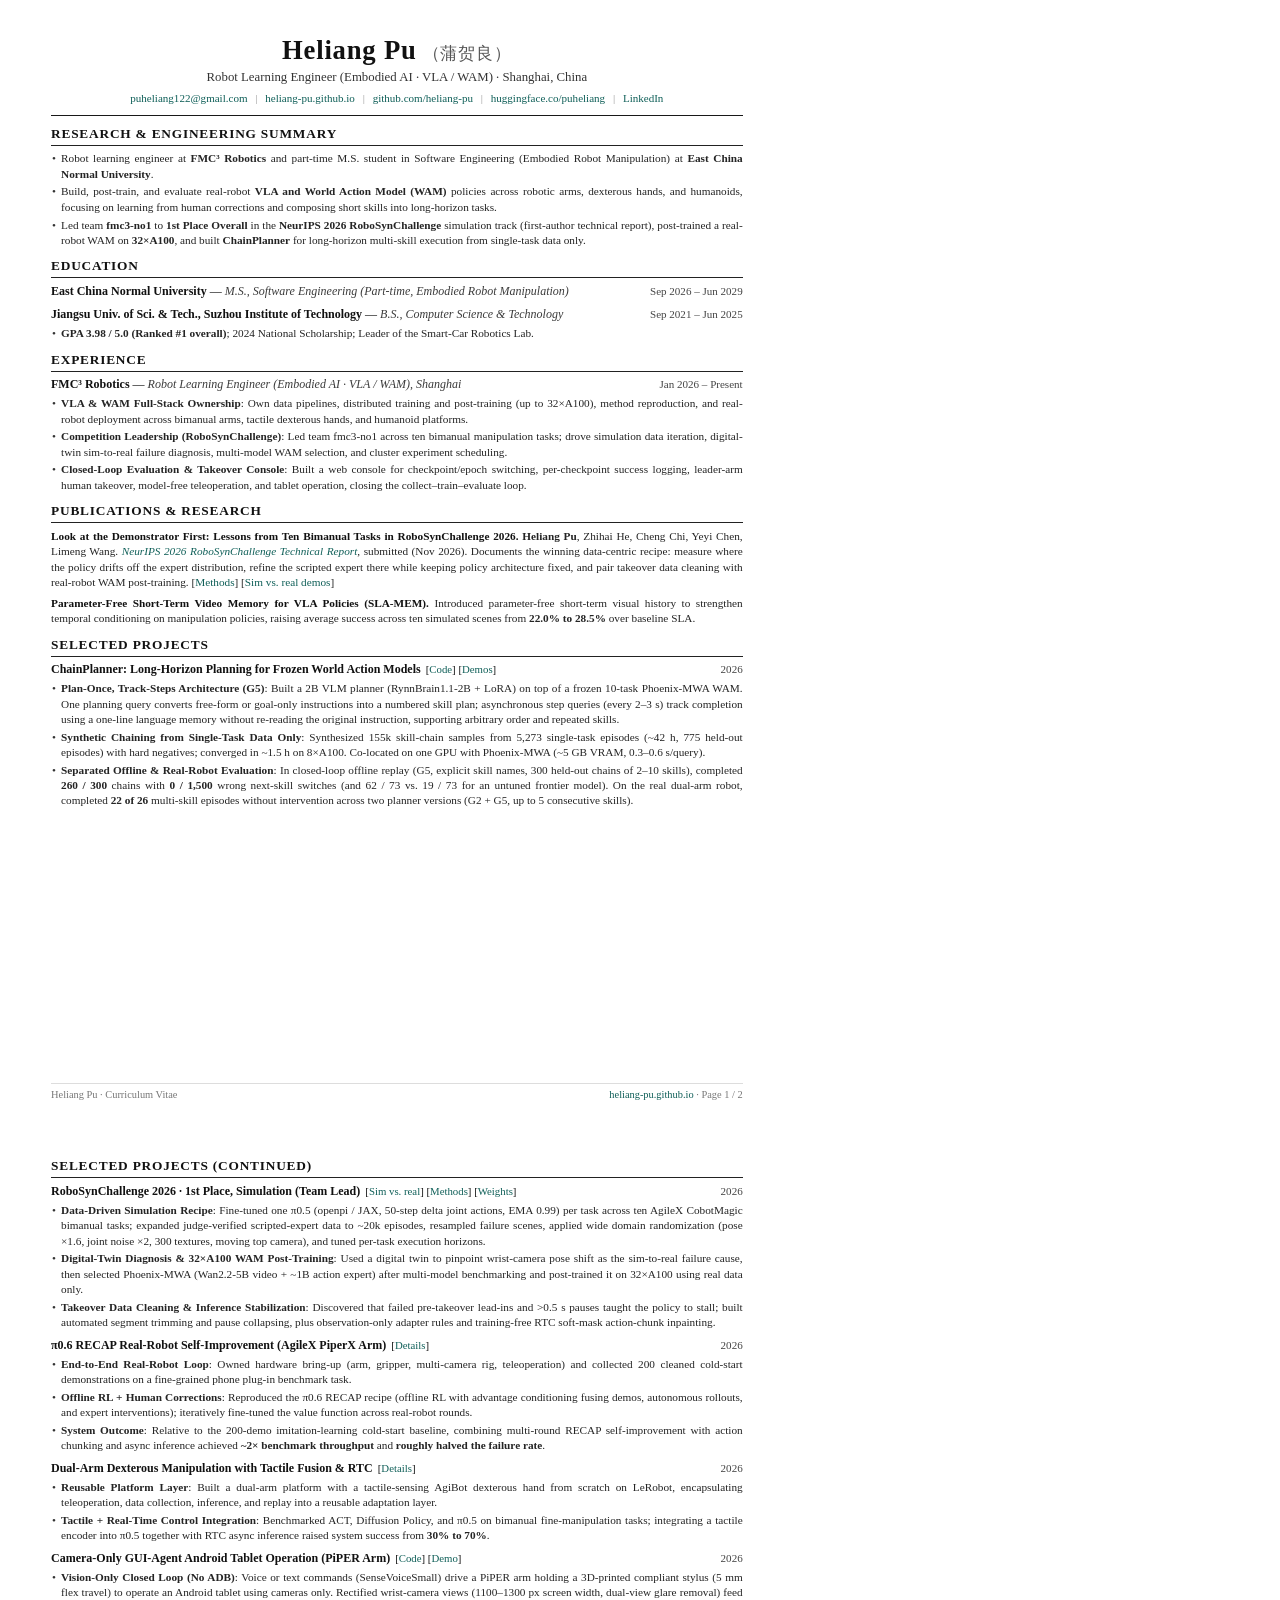
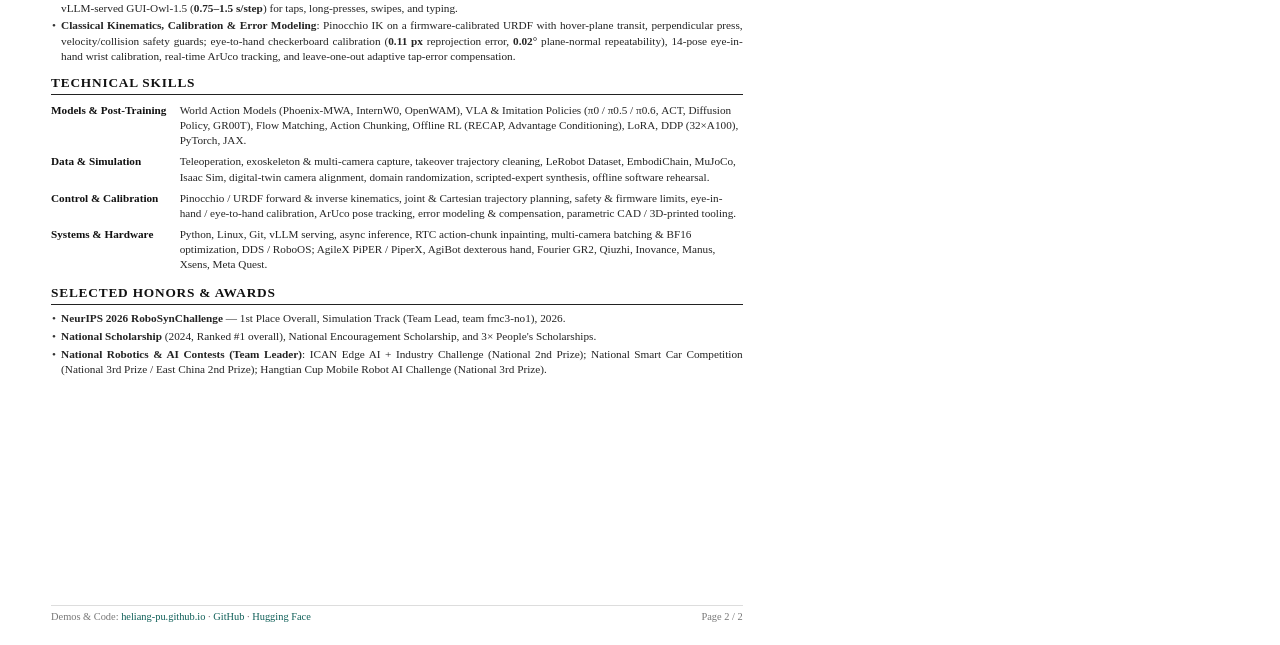
<file: resume-src/resume-classic-en.html>
<!doctype html>
<html lang="en">
<head>
<meta charset="utf-8">
<title>Heliang Pu - Robot Learning Engineer (VLA / WAM) CV</title>
<style>
  @page {
    size: A4;
    margin: 0;
  }

  * {
    box-sizing: border-box;
  }

  html, body {
    margin: 0;
    padding: 0;
    background: #fff;
    color: #181818;
    font-family: "Georgia", "Times New Roman", "Songti SC", "STSong", serif;
    -webkit-print-color-adjust: exact;
    print-color-adjust: exact;
  }

  a {
    color: #0f5f58;
    text-decoration: none;
  }

  h1, h2, h3, p, ul {
    margin: 0;
    padding: 0;
  }

  ul {
    list-style: none;
  }

  .sheet {
    position: relative;
    width: 210mm;
    height: 297mm;
    padding: 9.5mm 13.5mm 12mm;
    overflow: hidden;
    background: #fff;
    page-break-after: always;
    break-after: page;
  }

  .sheet:last-child {
    page-break-after: auto;
    break-after: auto;
  }

  .header {
    text-align: center;
    padding-bottom: 2.2mm;
    margin-bottom: 2.6mm;
    border-bottom: 1.4px solid #181818;
  }

  .name {
    font-size: 20pt;
    font-weight: 700;
    letter-spacing: 0.03em;
    line-height: 1.12;
    color: #111;
  }

  .name-zh {
    margin-left: 6px;
    font-size: 13pt;
    font-weight: 400;
    color: #555;
  }

  .subtitle {
    margin-top: 1.1mm;
    font-size: 9.6pt;
    color: #333;
  }

  .contact {
    margin-top: 1.4mm;
    font-size: 8.3pt;
    line-height: 1.45;
    color: #2c2c2c;
  }

  .contact .sep {
    margin: 0 5px;
    color: #999;
  }

  .sec {
    margin-top: 2.7mm;
  }

  .sec:first-child {
    margin-top: 0;
  }

  .sec-title {
    font-size: 10pt;
    font-weight: 700;
    letter-spacing: 0.06em;
    text-transform: uppercase;
    color: #111;
    padding-bottom: 0.8mm;
    margin-bottom: 1.5mm;
    border-bottom: 0.85px solid #222;
  }

  .entry {
    margin-top: 2mm;
  }

  .entry:first-of-type {
    margin-top: 0;
  }

  .entry-head {
    display: flex;
    justify-content: space-between;
    align-items: baseline;
    gap: 8px;
  }

  .entry-main {
    font-size: 9pt;
    line-height: 1.32;
    color: #111;
  }

  .entry-main b {
    font-weight: 700;
  }

  .entry-sub {
    font-style: italic;
    color: #3b3b3b;
  }

  .entry-time {
    flex: none;
    font-size: 8.3pt;
    color: #444;
    white-space: nowrap;
  }

  .entry-links {
    margin-left: 5px;
    font-size: 8.1pt;
    font-style: normal;
  }

  .bullets {
    margin-top: 0.8mm;
    padding-left: 10px;
  }

  .bullets li {
    position: relative;
    font-size: 8.45pt;
    line-height: 1.36;
    color: #242424;
    margin-top: 0.65mm;
    text-align: justify;
  }

  .bullets li:first-child {
    margin-top: 0;
  }

  .bullets li::before {
    content: "•";
    position: absolute;
    left: -9px;
    top: 0;
    color: #333;
  }

  .pub-item {
    margin-top: 1.5mm;
    font-size: 8.45pt;
    line-height: 1.36;
    color: #242424;
    text-align: justify;
  }

  .pub-item:first-of-type {
    margin-top: 0;
  }

  .pub-title {
    font-weight: 700;
    color: #111;
  }

  .pub-venue {
    font-style: italic;
    color: #0f5f58;
  }

  .skill-table {
    width: 100%;
    border-collapse: collapse;
    font-size: 8.4pt;
    line-height: 1.36;
  }

  .skill-table td {
    padding: 0.75mm 0;
    vertical-align: top;
    color: #242424;
  }

  .skill-table .sk-key {
    width: 33mm;
    padding-right: 3.5mm;
    font-weight: 700;
    color: #111;
    white-space: nowrap;
  }

  .page-foot {
    position: absolute;
    left: 13.5mm;
    right: 13.5mm;
    bottom: 6mm;
    display: flex;
    justify-content: space-between;
    font-size: 7.8pt;
    color: #777;
    border-top: 0.5px solid #ddd;
    padding-top: 1.4mm;
  }
</style>
</head>
<body>

<!-- ==================== PAGE 1 ==================== -->
<section class="sheet">
  <header class="header">
    <h1 class="name">Heliang Pu<span class="name-zh">（蒲贺良）</span></h1>
    <p class="subtitle">Robot Learning Engineer (Embodied AI · VLA / WAM) · Shanghai, China</p>
    <p class="contact">
      <a href="mailto:puheliang122@gmail.com">puheliang122@gmail.com</a>
      <span class="sep">|</span>
      <a href="https://heliang-pu.github.io/">heliang-pu.github.io</a>
      <span class="sep">|</span>
      <a href="https://github.com/heliang-pu">github.com/heliang-pu</a>
      <span class="sep">|</span>
      <a href="https://huggingface.co/puheliang">huggingface.co/puheliang</a>
      <span class="sep">|</span>
      <a href="https://www.linkedin.com/in/heliang-pu-a26538416/">LinkedIn</a>
    </p>
  </header>

  <section class="sec">
    <h2 class="sec-title">Research &amp; Engineering Summary</h2>
    <ul class="bullets">
      <li>Robot learning engineer at <b>FMC³ Robotics</b> and part-time M.S. student in Software Engineering (Embodied Robot Manipulation) at <b>East China Normal University</b>.</li>
      <li>Build, post-train, and evaluate real-robot <b>VLA and World Action Model (WAM)</b> policies across robotic arms, dexterous hands, and humanoids, focusing on learning from human corrections and composing short skills into long-horizon tasks.</li>
      <li>Led team <b>fmc3-no1</b> to <b>1st Place Overall</b> in the <b>NeurIPS 2026 RoboSynChallenge</b> simulation track (first-author technical report), post-trained a real-robot WAM on <b>32×A100</b>, and built <b>ChainPlanner</b> for long-horizon multi-skill execution from single-task data only.</li>
    </ul>
  </section>

  <section class="sec">
    <h2 class="sec-title">Education</h2>
    <div class="entry">
      <div class="entry-head">
        <div class="entry-main"><b>East China Normal University</b> — <span class="entry-sub">M.S., Software Engineering (Part-time, Embodied Robot Manipulation)</span></div>
        <div class="entry-time">Sep 2026 – Jun 2029</div>
      </div>
    </div>
    <div class="entry">
      <div class="entry-head">
        <div class="entry-main"><b>Jiangsu Univ. of Sci. &amp; Tech., Suzhou Institute of Technology</b> — <span class="entry-sub">B.S., Computer Science &amp; Technology</span></div>
        <div class="entry-time">Sep 2021 – Jun 2025</div>
      </div>
      <ul class="bullets">
        <li><b>GPA 3.98 / 5.0 (Ranked #1 overall)</b>; 2024 National Scholarship; Leader of the Smart-Car Robotics Lab.</li>
      </ul>
    </div>
  </section>

  <section class="sec">
    <h2 class="sec-title">Experience</h2>
    <div class="entry">
      <div class="entry-head">
        <div class="entry-main"><b>FMC³ Robotics</b> — <span class="entry-sub">Robot Learning Engineer (Embodied AI · VLA / WAM), Shanghai</span></div>
        <div class="entry-time">Jan 2026 – Present</div>
      </div>
      <ul class="bullets">
        <li><b>VLA &amp; WAM Full-Stack Ownership</b>: Own data pipelines, distributed training and post-training (up to 32×A100), method reproduction, and real-robot deployment across bimanual arms, tactile dexterous hands, and humanoid platforms.</li>
        <li><b>Competition Leadership (RoboSynChallenge)</b>: Led team fmc3-no1 across ten bimanual manipulation tasks; drove simulation data iteration, digital-twin sim-to-real failure diagnosis, multi-model WAM selection, and cluster experiment scheduling.</li>
        <li><b>Closed-Loop Evaluation &amp; Takeover Console</b>: Built a web console for checkpoint/epoch switching, per-checkpoint success logging, leader-arm human takeover, model-free teleoperation, and tablet operation, closing the collect–train–evaluate loop.</li>
      </ul>
    </div>
  </section>

  <section class="sec">
    <h2 class="sec-title">Publications &amp; Research</h2>
    <div class="pub-item">
      <span class="pub-title">Look at the Demonstrator First: Lessons from Ten Bimanual Tasks in RoboSynChallenge 2026.</span>
      <b>Heliang Pu</b>, Zhihai He, Cheng Chi, Yeyi Chen, Limeng Wang.
      <span class="pub-venue">NeurIPS 2026 RoboSynChallenge Technical Report</span>, submitted (Nov 2026).
      Documents the winning data-centric recipe: measure where the policy drifts off the expert distribution, refine the scripted expert there while keeping policy architecture fixed, and pair takeover data cleaning with real-robot WAM post-training.
      [<a href="https://heliang-pu.github.io/competition.html#methods">Methods</a>]
      [<a href="https://heliang-pu.github.io/competition.html">Sim vs. real demos</a>]
    </div>
    <div class="pub-item">
      <span class="pub-title">Parameter-Free Short-Term Video Memory for VLA Policies (SLA-MEM).</span>
      Introduced parameter-free short-term visual history to strengthen temporal conditioning on manipulation policies, raising average success across ten simulated scenes from <b>22.0% to 28.5%</b> over baseline SLA.
    </div>
  </section>

  <section class="sec">
    <h2 class="sec-title">Selected Projects</h2>

    <div class="entry">
      <div class="entry-head">
        <div class="entry-main"><b>ChainPlanner: Long-Horizon Planning for Frozen World Action Models</b><span class="entry-links">[<a href="https://github.com/heliang-pu/wam-long-horizon-planner">Code</a>] [<a href="https://heliang-pu.github.io/projects.html#chainplanner">Demos</a>]</span></div>
        <div class="entry-time">2026</div>
      </div>
      <ul class="bullets">
        <li><b>Plan-Once, Track-Steps Architecture (G5)</b>: Built a 2B VLM planner (RynnBrain1.1-2B + LoRA) on top of a frozen 10-task Phoenix-MWA WAM. One planning query converts free-form or goal-only instructions into a numbered skill plan; asynchronous step queries (every 2–3 s) track completion using a one-line language memory without re-reading the original instruction, supporting arbitrary order and repeated skills.</li>
        <li><b>Synthetic Chaining from Single-Task Data Only</b>: Synthesized 155k skill-chain samples from 5,273 single-task episodes (~42 h, 775 held-out episodes) with hard negatives; converged in ~1.5 h on 8×A100. Co-located on one GPU with Phoenix-MWA (~5 GB VRAM, 0.3–0.6 s/query).</li>
        <li><b>Separated Offline &amp; Real-Robot Evaluation</b>: In closed-loop offline replay (G5, explicit skill names, 300 held-out chains of 2–10 skills), completed <b>260 / 300</b> chains with <b>0 / 1,500</b> wrong next-skill switches (and 62 / 73 vs. 19 / 73 for an untuned frontier model). On the real dual-arm robot, completed <b>22 of 26</b> multi-skill episodes without intervention across two planner versions (G2 + G5, up to 5 consecutive skills).</li>
      </ul>
    </div>
  </section>

  <footer class="page-foot">
    <span>Heliang Pu · Curriculum Vitae</span>
    <span><a href="https://heliang-pu.github.io/">heliang-pu.github.io</a> · Page 1 / 2</span>
  </footer>
</section>

<!-- ==================== PAGE 2 ==================== -->
<section class="sheet">
  <section class="sec">
    <h2 class="sec-title">Selected Projects (Continued)</h2>

    <div class="entry">
      <div class="entry-head">
        <div class="entry-main"><b>RoboSynChallenge 2026 · 1st Place, Simulation (Team Lead)</b><span class="entry-links">[<a href="https://heliang-pu.github.io/competition.html">Sim vs. real</a>] [<a href="https://heliang-pu.github.io/competition.html#methods">Methods</a>] [<a href="https://huggingface.co/puheliang/RoboSynChallenge-fmc3-no1-real">Weights</a>]</span></div>
        <div class="entry-time">2026</div>
      </div>
      <ul class="bullets">
        <li><b>Data-Driven Simulation Recipe</b>: Fine-tuned one π0.5 (openpi / JAX, 50-step delta joint actions, EMA 0.99) per task across ten AgileX CobotMagic bimanual tasks; expanded judge-verified scripted-expert data to ~20k episodes, resampled failure scenes, applied wide domain randomization (pose ×1.6, joint noise ×2, 300 textures, moving top camera), and tuned per-task execution horizons.</li>
        <li><b>Digital-Twin Diagnosis &amp; 32×A100 WAM Post-Training</b>: Used a digital twin to pinpoint wrist-camera pose shift as the sim-to-real failure cause, then selected Phoenix-MWA (Wan2.2-5B video + ~1B action expert) after multi-model benchmarking and post-trained it on 32×A100 using real data only.</li>
        <li><b>Takeover Data Cleaning &amp; Inference Stabilization</b>: Discovered that failed pre-takeover lead-ins and &gt;0.5 s pauses taught the policy to stall; built automated segment trimming and pause collapsing, plus observation-only adapter rules and training-free RTC soft-mask action-chunk inpainting.</li>
      </ul>
    </div>

    <div class="entry">
      <div class="entry-head">
        <div class="entry-main"><b>π0.6 RECAP Real-Robot Self-Improvement (AgileX PiperX Arm)</b><span class="entry-links">[<a href="https://heliang-pu.github.io/projects.html#recap">Details</a>]</span></div>
        <div class="entry-time">2026</div>
      </div>
      <ul class="bullets">
        <li><b>End-to-End Real-Robot Loop</b>: Owned hardware bring-up (arm, gripper, multi-camera rig, teleoperation) and collected 200 cleaned cold-start demonstrations on a fine-grained phone plug-in benchmark task.</li>
        <li><b>Offline RL + Human Corrections</b>: Reproduced the π0.6 RECAP recipe (offline RL with advantage conditioning fusing demos, autonomous rollouts, and expert interventions); iteratively fine-tuned the value function across real-robot rounds.</li>
        <li><b>System Outcome</b>: Relative to the 200-demo imitation-learning cold-start baseline, combining multi-round RECAP self-improvement with action chunking and async inference achieved <b>~2× benchmark throughput</b> and <b>roughly halved the failure rate</b>.</li>
      </ul>
    </div>

    <div class="entry">
      <div class="entry-head">
        <div class="entry-main"><b>Dual-Arm Dexterous Manipulation with Tactile Fusion &amp; RTC</b><span class="entry-links">[<a href="https://heliang-pu.github.io/projects.html#dual-arm">Details</a>]</span></div>
        <div class="entry-time">2026</div>
      </div>
      <ul class="bullets">
        <li><b>Reusable Platform Layer</b>: Built a dual-arm platform with a tactile-sensing AgiBot dexterous hand from scratch on LeRobot, encapsulating teleoperation, data collection, inference, and replay into a reusable adaptation layer.</li>
        <li><b>Tactile + Real-Time Control Integration</b>: Benchmarked ACT, Diffusion Policy, and π0.5 on bimanual fine-manipulation tasks; integrating a tactile encoder into π0.5 together with RTC async inference raised system success from <b>30% to 70%</b>.</li>
      </ul>
    </div>

    <div class="entry">
      <div class="entry-head">
        <div class="entry-main"><b>Camera-Only GUI-Agent Android Tablet Operation (PiPER Arm)</b><span class="entry-links">[<a href="https://github.com/heliang-pu/Robot-use-tablet">Code</a>] [<a href="https://heliang-pu.github.io/projects.html#tablet-tap">Demo</a>]</span></div>
        <div class="entry-time">2026</div>
      </div>
      <ul class="bullets">
        <li><b>Vision-Only Closed Loop (No ADB)</b>: Voice or text commands (SenseVoiceSmall) drive a PiPER arm holding a 3D-printed compliant stylus (5 mm flex travel) to operate an Android tablet using cameras only. Rectified wrist-camera views (1100–1300 px screen width, dual-view glare removal) feed vLLM-served GUI-Owl-1.5 (<b>0.75–1.5 s/step</b>) for taps, long-presses, swipes, and typing.</li>
        <li><b>Classical Kinematics, Calibration &amp; Error Modeling</b>: Pinocchio IK on a firmware-calibrated URDF with hover-plane transit, perpendicular press, velocity/collision safety guards; eye-to-hand checkerboard calibration (<b>0.11 px</b> reprojection error, <b>0.02°</b> plane-normal repeatability), 14-pose eye-in-hand wrist calibration, real-time ArUco tracking, and leave-one-out adaptive tap-error compensation.</li>
      </ul>
    </div>
  </section>

  <section class="sec">
    <h2 class="sec-title">Technical Skills</h2>
    <table class="skill-table">
      <tr>
        <td class="sk-key">Models &amp; Post-Training</td>
        <td>World Action Models (Phoenix-MWA, InternW0, OpenWAM), VLA &amp; Imitation Policies (π0 / π0.5 / π0.6, ACT, Diffusion Policy, GR00T), Flow Matching, Action Chunking, Offline RL (RECAP, Advantage Conditioning), LoRA, DDP (32×A100), PyTorch, JAX.</td>
      </tr>
      <tr>
        <td class="sk-key">Data &amp; Simulation</td>
        <td>Teleoperation, exoskeleton &amp; multi-camera capture, takeover trajectory cleaning, LeRobot Dataset, EmbodiChain, MuJoCo, Isaac Sim, digital-twin camera alignment, domain randomization, scripted-expert synthesis, offline software rehearsal.</td>
      </tr>
      <tr>
        <td class="sk-key">Control &amp; Calibration</td>
        <td>Pinocchio / URDF forward &amp; inverse kinematics, joint &amp; Cartesian trajectory planning, safety &amp; firmware limits, eye-in-hand / eye-to-hand calibration, ArUco pose tracking, error modeling &amp; compensation, parametric CAD / 3D-printed tooling.</td>
      </tr>
      <tr>
        <td class="sk-key">Systems &amp; Hardware</td>
        <td>Python, Linux, Git, vLLM serving, async inference, RTC action-chunk inpainting, multi-camera batching &amp; BF16 optimization, DDS / RoboOS; AgileX PiPER / PiperX, AgiBot dexterous hand, Fourier GR2, Qiuzhi, Inovance, Manus, Xsens, Meta Quest.</td>
      </tr>
    </table>
  </section>

  <section class="sec">
    <h2 class="sec-title">Selected Honors &amp; Awards</h2>
    <ul class="bullets">
      <li><b>NeurIPS 2026 RoboSynChallenge</b> — 1st Place Overall, Simulation Track (Team Lead, team fmc3-no1), 2026.</li>
      <li><b>National Scholarship</b> (2024, Ranked #1 overall), National Encouragement Scholarship, and 3× People's Scholarships.</li>
      <li><b>National Robotics &amp; AI Contests (Team Leader)</b>: ICAN Edge AI + Industry Challenge (National 2nd Prize); National Smart Car Competition (National 3rd Prize / East China 2nd Prize); Hangtian Cup Mobile Robot AI Challenge (National 3rd Prize).</li>
    </ul>
  </section>

  <footer class="page-foot">
    <span>Demos &amp; Code: <a href="https://heliang-pu.github.io/">heliang-pu.github.io</a> · <a href="https://github.com/heliang-pu">GitHub</a> · <a href="https://huggingface.co/puheliang">Hugging Face</a></span>
    <span>Page 2 / 2</span>
  </footer>
</section>

</body>
</html>
</file>
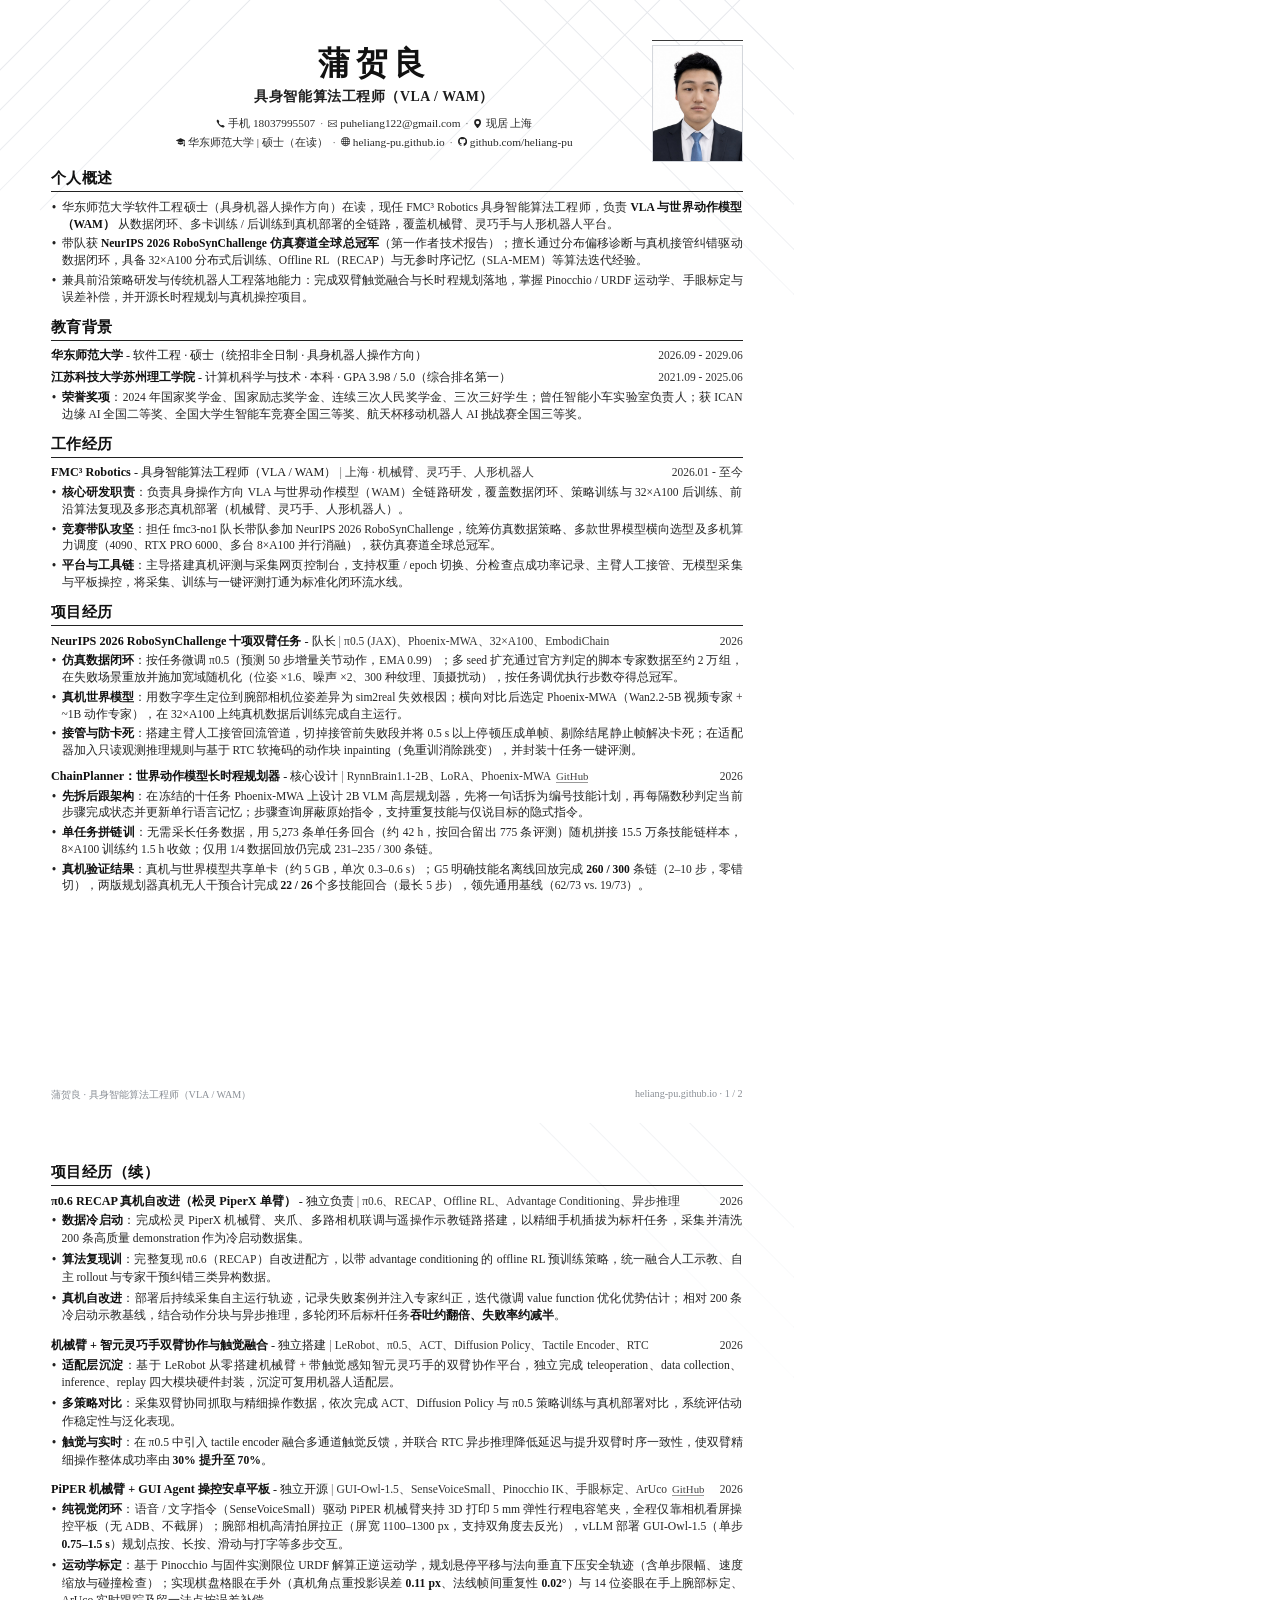
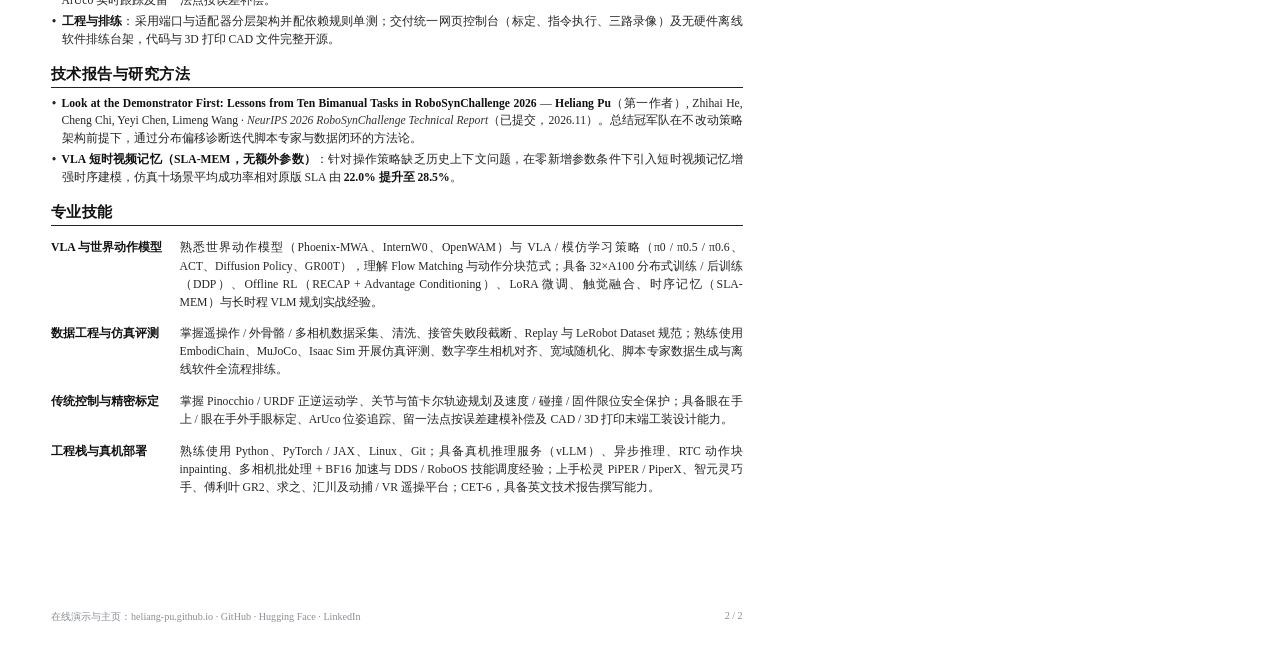
<file: resume-src/resume-classic.html>
<!doctype html>
<html lang="zh-CN">
<head>
<meta charset="utf-8">
<title>蒲贺良 - 具身智能算法工程师（VLA / WAM）简历</title>
<style>
  @page {
    size: A4;
    margin: 0;
  }

  * {
    box-sizing: border-box;
  }

  html, body {
    margin: 0;
    padding: 0;
    background: #fff;
    color: #1c1c1c;
    font-family: "Songti SC", "STSong", "SimSun", "Georgia", "Times New Roman", serif;
    -webkit-print-color-adjust: exact;
    print-color-adjust: exact;
  }

  a {
    color: inherit;
    text-decoration: none;
  }

  h1, h2, h3, p, ul {
    margin: 0;
    padding: 0;
  }

  ul {
    list-style: none;
  }

  .sheet {
    position: relative;
    width: 210mm;
    height: 297mm;
    padding: 10.5mm 13.5mm 12mm;
    overflow: hidden;
    background: #fff;
    page-break-after: always;
    break-after: page;
  }

  .sheet:last-child {
    page-break-after: auto;
    break-after: auto;
  }

  /* 顶部淡雅斜线几何底纹（复刻参考图右上/顶部装饰） */
  .bg-pattern {
    position: absolute;
    top: 0;
    left: 0;
    width: 210mm;
    height: 90mm;
    pointer-events: none;
    z-index: 0;
  }

  .sheet-inner {
    position: relative;
    z-index: 1;
  }

  /* ---------- 页眉：居中姓名/职位/联系栏 + 右上角标准证件照 ---------- */
  .header {
    position: relative;
    min-height: 31mm;
    padding-top: 1.5mm;
    padding-right: 26mm;
    padding-left: 14mm;
    text-align: center;
    margin-bottom: 2.5mm;
  }

  .name {
    font-family: "Songti SC", "STSong", "SimSun", serif;
    font-size: 24pt;
    font-weight: 700;
    letter-spacing: 0.16em;
    line-height: 1.18;
    color: #111;
  }

  .subtitle {
    margin-top: 1.4mm;
    font-family: "Songti SC", "STSong", "Times New Roman", serif;
    font-size: 10.4pt;
    font-weight: 700;
    letter-spacing: 0.04em;
    color: #1f1f1f;
  }

  .contact {
    margin-top: 2mm;
    font-size: 8.5pt;
    line-height: 1.65;
    color: #2b2b2b;
  }

  .contact-row {
    display: flex;
    justify-content: center;
    align-items: center;
    flex-wrap: nowrap;
    gap: 0 3px;
  }

  .contact-item {
    display: inline-flex;
    align-items: center;
    gap: 3px;
    white-space: nowrap;
  }

  .contact-item svg {
    width: 9.2px;
    height: 9.2px;
    flex: none;
    fill: #222;
  }

  .dot {
    color: #777;
    margin: 0 2px;
  }

  .photo-wrap {
    position: absolute;
    top: 0;
    right: 0;
    width: 24mm;
    padding-top: 1.2mm;
    border-top: 1.4px solid #3a3a3a;
  }

  .photo {
    display: block;
    width: 24mm;
    height: 30.8mm;
    object-fit: cover;
    object-position: center 15%;
    border: 0.6px solid #d4d7dc;
    background: #fff;
  }

  /* ---------- 章节标题：加粗宋体 + 通栏深黑实线 ---------- */
  .sec {
    margin-top: 3mm;
  }

  .sec:first-child {
    margin-top: 0;
  }

  .sec-title {
    font-size: 11.4pt;
    font-weight: 700;
    line-height: 1.28;
    letter-spacing: 0.03em;
    color: #111;
    padding-bottom: 1mm;
    margin-bottom: 1.7mm;
    border-bottom: 1.25px solid #222;
  }

  /* ---------- 条目头部：左标题 + 右时间（严格单行） ---------- */
  .entry + .entry {
    margin-top: 2.4mm;
  }

  .entry-head {
    display: flex;
    justify-content: space-between;
    align-items: baseline;
    gap: 8px;
    font-size: 9.15pt;
    line-height: 1.42;
    color: #1c1c1c;
    margin-bottom: 0.6mm;
  }

  .entry-main {
    flex: 1 1 auto;
    min-width: 0;
  }

  .entry-main b {
    font-weight: 700;
    color: #111;
  }

  .entry-main .sep {
    margin: 0 3px;
    color: #666;
  }

  .entry-main .tech-inline {
    color: #333;
    font-size: 8.65pt;
  }

  .entry-time {
    flex: none;
    font-size: 8.65pt;
    color: #333;
    white-space: nowrap;
  }

  .entry-link {
    font-size: 8.1pt;
    color: #444;
    border-bottom: 0.5px solid #999;
    margin-left: 5px;
    white-space: nowrap;
  }

  /* ---------- 圆点列表：复刻参考图悬挂缩进 + 四字加粗引导词 ---------- */
  .bullets {
    margin-top: 0.5mm;
  }

  .bullets li {
    position: relative;
    padding-left: 10.5px;
    font-size: 8.65pt;
    line-height: 1.46;
    color: #262626;
    text-align: justify;
  }

  .bullets li + li {
    margin-top: 0.75mm;
  }

  .bullets li::before {
    content: "•";
    position: absolute;
    left: 1px;
    top: 0;
    font-weight: 700;
    color: #222;
  }

  .bullets li b {
    font-weight: 700;
    color: #111;
  }

  /* ---------- 教育背景 ---------- */
  .edu-item + .edu-item {
    margin-top: 1.2mm;
  }

  /* ---------- 专业技能：复刻参考图底部两列无框表格 ---------- */
  .skill-table {
    width: 100%;
    border-collapse: collapse;
    margin-top: 0.8mm;
  }

  .skill-table td {
    padding: 1.8mm 0;
    vertical-align: top;
    font-size: 8.8pt;
    line-height: 1.54;
    color: #262626;
    text-align: justify;
  }

  .skill-table td.sk-key {
    width: 34mm;
    padding-right: 4mm;
    font-weight: 700;
    color: #111;
    white-space: nowrap;
    text-align: left;
  }

  /* 第 2 页略宽裕，给项目经历和各节更舒服的呼吸感 */
  .sheet-p2 .sec {
    margin-top: 4.2mm;
  }

  .sheet-p2 .sec:first-child {
    margin-top: 0;
  }

  .sheet-p2 .entry + .entry {
    margin-top: 3.2mm;
  }

  .sheet-p2 .bullets li {
    font-size: 8.75pt;
    line-height: 1.5;
  }

  .sheet-p2 .bullets li + li {
    margin-top: 1mm;
  }

  .pub-venue {
    font-style: italic;
    color: #333;
  }

  /* ---------- 极简页脚（无重横线，清爽留白） ---------- */
  .page-foot {
    position: absolute;
    left: 13.5mm;
    right: 13.5mm;
    bottom: 5.5mm;
    display: flex;
    justify-content: space-between;
    font-size: 7.6pt;
    color: #8a8f96;
  }
</style>
</head>
<body>

<!-- ==================== 第 1 页 ==================== -->
<section class="sheet">
  <svg class="bg-pattern" viewBox="0 0 794 340" preserveAspectRatio="none" aria-hidden="true">
    <defs>
      <linearGradient id="fade1" x1="0" y1="0" x2="0" y2="1">
        <stop offset="0%" stop-color="#ffffff" stop-opacity="0"/>
        <stop offset="72%" stop-color="#ffffff" stop-opacity="0.38"/>
        <stop offset="100%" stop-color="#ffffff" stop-opacity="1"/>
      </linearGradient>
    </defs>
    <g stroke="#e6e8ec" stroke-width="1" fill="none">
      <path d="M -20 90 L 90 -20 M -20 130 L 130 -20 M -20 170 L 170 -20 M -20 210 L 210 -20 M 40 210 L 270 -20"/>
      <path d="M 480 -20 L 820 320 M 525 -20 L 820 275 M 570 -20 L 820 230 M 615 -20 L 820 185 M 660 -20 L 820 140 M 705 -20 L 820 95"/>
      <path d="M 430 160 L 610 -20 M 470 190 L 680 -20 M 540 200 L 760 -20"/>
    </g>
    <rect x="0" y="0" width="794" height="340" fill="url(#fade1)"/>
  </svg>

  <div class="sheet-inner">
    <header class="header">
      <h1 class="name">蒲贺良</h1>
      <p class="subtitle">具身智能算法工程师（VLA / WAM）</p>
      <div class="contact">
        <div class="contact-row">
          <span class="contact-item">
            <svg viewBox="0 0 16 16"><path d="M3.654 1.328a.678.678 0 0 0-1.015-.063L1.605 2.3c-.483.484-.661 1.169-.45 1.77a17.6 17.6 0 0 0 4.168 6.608 17.6 17.6 0 0 0 6.608 4.168c.601.211 1.286.033 1.77-.45l1.034-1.034a.678.678 0 0 0-.063-1.015l-2.307-1.794a.68.68 0 0 0-.58-.122l-2.19.547a1.75 1.75 0 0 1-1.657-.459L5.482 8.062a1.75 1.75 0 0 1-.46-1.657l.548-2.19a.68.68 0 0 0-.122-.58z"/></svg>
            手机 18037995507
          </span>
          <span class="dot">·</span>
          <span class="contact-item">
            <svg viewBox="0 0 16 16"><path d="M0 4a2 2 0 0 1 2-2h12a2 2 0 0 1 2 2v8a2 2 0 0 1-2 2H2a2 2 0 0 1-2-2zm2-1a1 1 0 0 0-1 1v.217l7 4.2 7-4.2V4a1 1 0 0 0-1-1zm13 2.383-4.708 2.825L15 11.105zm-.034 6.876-5.64-3.471L8 9.583l-1.326-.795-5.64 3.47A1 1 0 0 0 2 13h12a1 1 0 0 0 .966-.741M1 11.105l4.708-2.897L1 5.383z"/></svg>
            <a href="mailto:puheliang122@gmail.com">puheliang122@gmail.com</a>
          </span>
          <span class="dot">·</span>
          <span class="contact-item">
            <svg viewBox="0 0 16 16"><path d="M8 16s6-5.686 6-10A6 6 0 0 0 2 6c0 4.314 6 10 6 10m0-7a3 3 0 1 1 0-6 3 3 0 0 1 0 6"/></svg>
            现居 上海
          </span>
        </div>
        <div class="contact-row">
          <span class="contact-item">
            <svg viewBox="0 0 16 16"><path d="M8.211 2.047a.5.5 0 0 0-.422 0l-7.5 3.5a.5.5 0 0 0 .025.917l7.5 3a.5.5 0 0 0 .372 0L14 7.14V13a1 1 0 0 0-1 1v2h3v-2a1 1 0 0 0-1-1V6.739l.686-.275a.5.5 0 0 0 .025-.917z"/><path d="M4.176 9.032a.5.5 0 0 0-.656.327l-.5 1.7a.5.5 0 0 0 .294.605l4.5 1.8a.5.5 0 0 0 .372 0l4.5-1.8a.5.5 0 0 0 .294-.605l-.5-1.7a.5.5 0 0 0-.656-.327L8 10.466z"/></svg>
            华东师范大学 | 硕士（在读）
          </span>
          <span class="dot">·</span>
          <span class="contact-item">
            <svg viewBox="0 0 16 16"><path d="M0 8a8 8 0 1 1 16 0A8 8 0 0 1 0 8m7.5-6.923c-.67.204-1.335.82-1.887 1.855A8 8 0 0 0 5.145 4H7.5zM4.09 4a9.3 9.3 0 0 1 .64-1.539 7 7 0 0 1 .597-.933A7.03 7.03 0 0 0 2.255 4zm-.582 3.5c.03-.877.138-1.718.312-2.5H1.674a7 7 0 0 0-.656 2.5zM4.847 5a12.5 12.5 0 0 0-.338 2.5H7.5V5zM8.5 5v2.5h2.99a12.5 12.5 0 0 0-.337-2.5zM4.51 8.5a12.5 12.5 0 0 0 .337 2.5H7.5V8.5zm3.99 0V11h2.653c.187-.765.306-1.608.338-2.5zM5.145 12q.208.58.468 1.068c.552 1.035 1.218 1.65 1.887 1.855V12zm.182 2.472a7 7 0 0 1-.597-.933A9.3 9.3 0 0 1 4.09 12H2.255a7 7 0 0 0 3.072 2.472M3.82 11a13.7 13.7 0 0 1-.312-2.5h-2.49c.062.89.291 1.733.656 2.5zm6.853 3.472A7 7 0 0 0 13.745 12H11.91a9.3 9.3 0 0 1-.64 1.539 7 7 0 0 1-.597.933M8.5 12v2.923c.67-.204 1.335-.82 1.887-1.855q.26-.487.468-1.068zm3.68-1h2.146c.365-.767.594-1.61.656-2.5h-2.49a13.7 13.7 0 0 1-.312 2.5m2.802-3.5a7 7 0 0 0-.656-2.5H12.18c.174.782.282 1.623.312 2.5zM11.27 2.461c.247.464.462.98.64 1.539h1.835a7 7 0 0 0-3.072-2.472c.218.284.418.598.597.933M10.855 4a8 8 0 0 0-.468-1.068C9.835 1.897 9.17 1.282 8.5 1.077V4z"/></svg>
            <a href="https://heliang-pu.github.io/">heliang-pu.github.io</a>
          </span>
          <span class="dot">·</span>
          <span class="contact-item">
            <svg viewBox="0 0 16 16"><path d="M8 0C3.58 0 0 3.58 0 8c0 3.54 2.29 6.53 5.47 7.59.4.07.55-.17.55-.38 0-.19-.01-.82-.01-1.49-2.01.37-2.53-.49-2.69-.94-.09-.23-.48-.94-.82-1.13-.28-.15-.68-.52-.01-.53.63-.01 1.08.58 1.23.82.72 1.21 1.87.87 2.33.66.07-.52.28-.87.51-1.07-1.78-.2-3.64-.89-3.64-3.95 0-.87.31-1.59.82-2.15-.08-.2-.36-1.02.08-2.12 0 0 .67-.21 2.2.82.64-.18 1.32-.27 2-.27s1.36.09 2 .27c1.53-1.04 2.2-.82 2.2-.82.44 1.1.16 1.92.08 2.12.51.56.82 1.27.82 2.15 0 3.07-1.87 3.75-3.65 3.95.29.25.54.73.54 1.48 0 1.07-.01 1.93-.01 2.2 0 .21.15.46.55.38A8.01 8.01 0 0 0 16 8c0-4.42-3.58-8-8-8"/></svg>
            <a href="https://github.com/heliang-pu">github.com/heliang-pu</a>
          </span>
        </div>
      </div>
      <div class="photo-wrap">
        <img class="photo" src="../assets/portrait.jpg" alt="蒲贺良证件照">
      </div>
    </header>

    <section class="sec">
      <h2 class="sec-title">个人概述</h2>
      <ul class="bullets">
        <li>华东师范大学软件工程硕士（具身机器人操作方向）在读，现任 FMC³ Robotics 具身智能算法工程师，负责 <b>VLA 与世界动作模型（WAM）</b> 从数据闭环、多卡训练 / 后训练到真机部署的全链路，覆盖机械臂、灵巧手与人形机器人平台。</li>
        <li>带队获 <b>NeurIPS 2026 RoboSynChallenge 仿真赛道全球总冠军</b>（第一作者技术报告）；擅长通过分布偏移诊断与真机接管纠错驱动数据闭环，具备 32×A100 分布式后训练、Offline RL（RECAP）与无参时序记忆（SLA-MEM）等算法迭代经验。</li>
        <li>兼具前沿策略研发与传统机器人工程落地能力：完成双臂触觉融合与长时程规划落地，掌握 Pinocchio / URDF 运动学、手眼标定与误差补偿，并开源长时程规划与真机操控项目。</li>
      </ul>
    </section>

    <section class="sec">
      <h2 class="sec-title">教育背景</h2>
      <div class="edu-item">
        <div class="entry-head">
          <div class="entry-main"><b>华东师范大学</b> - 软件工程 · 硕士（统招非全日制 · 具身机器人操作方向）</div>
          <div class="entry-time">2026.09 - 2029.06</div>
        </div>
      </div>
      <div class="edu-item">
        <div class="entry-head">
          <div class="entry-main"><b>江苏科技大学苏州理工学院</b> - 计算机科学与技术 · 本科 · GPA 3.98 / 5.0（综合排名第一）</div>
          <div class="entry-time">2021.09 - 2025.06</div>
        </div>
        <ul class="bullets">
          <li><b>荣誉奖项</b>：2024 年国家奖学金、国家励志奖学金、连续三次人民奖学金、三次三好学生；曾任智能小车实验室负责人；获 ICAN 边缘 AI 全国二等奖、全国大学生智能车竞赛全国三等奖、航天杯移动机器人 AI 挑战赛全国三等奖。</li>
        </ul>
      </div>
    </section>

    <section class="sec">
      <h2 class="sec-title">工作经历</h2>
      <div class="entry">
        <div class="entry-head">
          <div class="entry-main"><b>FMC³ Robotics</b> - 具身智能算法工程师（VLA / WAM）<span class="sep">|</span><span class="tech-inline">上海 · 机械臂、灵巧手、人形机器人</span></div>
          <div class="entry-time">2026.01 - 至今</div>
        </div>
        <ul class="bullets">
          <li><b>核心研发职责</b>：负责具身操作方向 VLA 与世界动作模型（WAM）全链路研发，覆盖数据闭环、策略训练与 32×A100 后训练、前沿算法复现及多形态真机部署（机械臂、灵巧手、人形机器人）。</li>
          <li><b>竞赛带队攻坚</b>：担任 fmc3-no1 队长带队参加 NeurIPS 2026 RoboSynChallenge，统筹仿真数据策略、多款世界模型横向选型及多机算力调度（4090、RTX PRO 6000、多台 8×A100 并行消融），获仿真赛道全球总冠军。</li>
          <li><b>平台与工具链</b>：主导搭建真机评测与采集网页控制台，支持权重 / epoch 切换、分检查点成功率记录、主臂人工接管、无模型采集与平板操控，将采集、训练与一键评测打通为标准化闭环流水线。</li>
        </ul>
      </div>
    </section>

    <section class="sec">
      <h2 class="sec-title">项目经历</h2>

      <div class="entry">
        <div class="entry-head">
          <div class="entry-main"><b>NeurIPS 2026 RoboSynChallenge 十项双臂任务</b> - 队长<span class="sep">|</span><span class="tech-inline">π0.5 (JAX)、Phoenix-MWA、32×A100、EmbodiChain</span></div>
          <div class="entry-time">2026</div>
        </div>
        <ul class="bullets">
          <li><b>仿真数据闭环</b>：按任务微调 π0.5（预测 50 步增量关节动作，EMA 0.99）；多 seed 扩充通过官方判定的脚本专家数据至约 2 万组，在失败场景重放并施加宽域随机化（位姿 ×1.6、噪声 ×2、300 种纹理、顶摄扰动），按任务调优执行步数夺得总冠军。</li>
          <li><b>真机世界模型</b>：用数字孪生定位到腕部相机位姿差异为 sim2real 失效根因；横向对比后选定 Phoenix-MWA（Wan2.2-5B 视频专家 + ~1B 动作专家），在 32×A100 上纯真机数据后训练完成自主运行。</li>
          <li><b>接管与防卡死</b>：搭建主臂人工接管回流管道，切掉接管前失败段并将 0.5 s 以上停顿压成单帧、剔除结尾静止帧解决卡死；在适配器加入只读观测推理规则与基于 RTC 软掩码的动作块 inpainting（免重训消除跳变），并封装十任务一键评测。</li>
        </ul>
      </div>

      <div class="entry">
        <div class="entry-head">
          <div class="entry-main"><b>ChainPlanner：世界动作模型长时程规划器</b> - 核心设计<span class="sep">|</span><span class="tech-inline">RynnBrain1.1-2B、LoRA、Phoenix-MWA</span><a class="entry-link" href="https://github.com/heliang-pu/wam-long-horizon-planner">GitHub</a></div>
          <div class="entry-time">2026</div>
        </div>
        <ul class="bullets">
          <li><b>先拆后跟架构</b>：在冻结的十任务 Phoenix-MWA 上设计 2B VLM 高层规划器，先将一句话拆为编号技能计划，再每隔数秒判定当前步骤完成状态并更新单行语言记忆；步骤查询屏蔽原始指令，支持重复技能与仅说目标的隐式指令。</li>
          <li><b>单任务拼链训</b>：无需采长任务数据，用 5,273 条单任务回合（约 42 h，按回合留出 775 条评测）随机拼接 15.5 万条技能链样本，8×A100 训练约 1.5 h 收敛；仅用 1/4 数据回放仍完成 231–235 / 300 条链。</li>
          <li><b>真机验证结果</b>：真机与世界模型共享单卡（约 5 GB，单次 0.3–0.6 s）；G5 明确技能名离线回放完成 <b>260 / 300</b> 条链（2–10 步，零错切），两版规划器真机无人干预合计完成 <b>22 / 26</b> 个多技能回合（最长 5 步），领先通用基线（62/73 vs. 19/73）。</li>
        </ul>
      </div>
    </section>
  </div>

  <footer class="page-foot">
    <span>蒲贺良 · 具身智能算法工程师（VLA / WAM）</span>
    <span><a href="https://heliang-pu.github.io/">heliang-pu.github.io</a> · 1 / 2</span>
  </footer>
</section>

<!-- ==================== 第 2 页 ==================== -->
<section class="sheet sheet-p2">
  <svg class="bg-pattern" viewBox="0 0 794 340" preserveAspectRatio="none" aria-hidden="true">
    <defs>
      <linearGradient id="fade2" x1="0" y1="0" x2="0" y2="1">
        <stop offset="0%" stop-color="#ffffff" stop-opacity="0.25"/>
        <stop offset="55%" stop-color="#ffffff" stop-opacity="0.82"/>
        <stop offset="100%" stop-color="#ffffff" stop-opacity="1"/>
      </linearGradient>
    </defs>
    <g stroke="#eceef1" stroke-width="1" fill="none">
      <path d="M 520 -20 L 820 280 M 570 -20 L 820 230 M 620 -20 L 820 180 M 670 -20 L 820 130"/>
    </g>
    <rect x="0" y="0" width="794" height="340" fill="url(#fade2)"/>
  </svg>

  <div class="sheet-inner">
    <section class="sec">
      <h2 class="sec-title">项目经历（续）</h2>

      <div class="entry">
        <div class="entry-head">
          <div class="entry-main"><b>π0.6 RECAP 真机自改进（松灵 PiperX 单臂）</b> - 独立负责<span class="sep">|</span><span class="tech-inline">π0.6、RECAP、Offline RL、Advantage Conditioning、异步推理</span></div>
          <div class="entry-time">2026</div>
        </div>
        <ul class="bullets">
          <li><b>数据冷启动</b>：完成松灵 PiperX 机械臂、夹爪、多路相机联调与遥操作示教链路搭建，以精细手机插拔为标杆任务，采集并清洗 200 条高质量 demonstration 作为冷启动数据集。</li>
          <li><b>算法复现训</b>：完整复现 π0.6（RECAP）自改进配方，以带 advantage conditioning 的 offline RL 预训练策略，统一融合人工示教、自主 rollout 与专家干预纠错三类异构数据。</li>
          <li><b>真机自改进</b>：部署后持续采集自主运行轨迹，记录失败案例并注入专家纠正，迭代微调 value function 优化优势估计；相对 200 条冷启动示教基线，结合动作分块与异步推理，多轮闭环后标杆任务<b>吞吐约翻倍、失败率约减半</b>。</li>
        </ul>
      </div>

      <div class="entry">
        <div class="entry-head">
          <div class="entry-main"><b>机械臂 + 智元灵巧手双臂协作与触觉融合</b> - 独立搭建<span class="sep">|</span><span class="tech-inline">LeRobot、π0.5、ACT、Diffusion Policy、Tactile Encoder、RTC</span></div>
          <div class="entry-time">2026</div>
        </div>
        <ul class="bullets">
          <li><b>适配层沉淀</b>：基于 LeRobot 从零搭建机械臂 + 带触觉感知智元灵巧手的双臂协作平台，独立完成 teleoperation、data collection、inference、replay 四大模块硬件封装，沉淀可复用机器人适配层。</li>
          <li><b>多策略对比</b>：采集双臂协同抓取与精细操作数据，依次完成 ACT、Diffusion Policy 与 π0.5 策略训练与真机部署对比，系统评估动作稳定性与泛化表现。</li>
          <li><b>触觉与实时</b>：在 π0.5 中引入 tactile encoder 融合多通道触觉反馈，并联合 RTC 异步推理降低延迟与提升双臂时序一致性，使双臂精细操作整体成功率由 <b>30% 提升至 70%</b>。</li>
        </ul>
      </div>

      <div class="entry">
        <div class="entry-head">
          <div class="entry-main"><b>PiPER 机械臂 + GUI Agent 操控安卓平板</b> - 独立开源<span class="sep">|</span><span class="tech-inline">GUI-Owl-1.5、SenseVoiceSmall、Pinocchio IK、手眼标定、ArUco</span><a class="entry-link" href="https://github.com/heliang-pu/Robot-use-tablet">GitHub</a></div>
          <div class="entry-time">2026</div>
        </div>
        <ul class="bullets">
          <li><b>纯视觉闭环</b>：语音 / 文字指令（SenseVoiceSmall）驱动 PiPER 机械臂夹持 3D 打印 5 mm 弹性行程电容笔夹，全程仅靠相机看屏操控平板（无 ADB、不截屏）；腕部相机高清拍屏拉正（屏宽 1100–1300 px，支持双角度去反光），vLLM 部署 GUI-Owl-1.5（单步 <b>0.75–1.5 s</b>）规划点按、长按、滑动与打字等多步交互。</li>
          <li><b>运动学标定</b>：基于 Pinocchio 与固件实测限位 URDF 解算正逆运动学，规划悬停平移与法向垂直下压安全轨迹（含单步限幅、速度缩放与碰撞检查）；实现棋盘格眼在手外（真机角点重投影误差 <b>0.11 px</b>、法线帧间重复性 <b>0.02°</b>）与 14 位姿眼在手上腕部标定、ArUco 实时跟踪及留一法点按误差补偿。</li>
          <li><b>工程与排练</b>：采用端口与适配器分层架构并配依赖规则单测；交付统一网页控制台（标定、指令执行、三路录像）及无硬件离线软件排练台架，代码与 3D 打印 CAD 文件完整开源。</li>
        </ul>
      </div>
    </section>

    <section class="sec">
      <h2 class="sec-title">技术报告与研究方法</h2>
      <ul class="bullets">
        <li><b>Look at the Demonstrator First: Lessons from Ten Bimanual Tasks in RoboSynChallenge 2026</b> — <b>Heliang Pu</b>（第一作者）, Zhihai He, Cheng Chi, Yeyi Chen, Limeng Wang · <span class="pub-venue">NeurIPS 2026 RoboSynChallenge Technical Report</span>（已提交，2026.11）。总结冠军队在不改动策略架构前提下，通过分布偏移诊断迭代脚本专家与数据闭环的方法论。</li>
        <li><b>VLA 短时视频记忆（SLA-MEM，无额外参数）</b>：针对操作策略缺乏历史上下文问题，在零新增参数条件下引入短时视频记忆增强时序建模，仿真十场景平均成功率相对原版 SLA 由 <b>22.0% 提升至 28.5%</b>。</li>
      </ul>
    </section>

    <section class="sec">
      <h2 class="sec-title">专业技能</h2>
      <table class="skill-table">
        <tr>
          <td class="sk-key">VLA 与世界动作模型</td>
          <td>熟悉世界动作模型（Phoenix-MWA、InternW0、OpenWAM）与 VLA / 模仿学习策略（π0 / π0.5 / π0.6、ACT、Diffusion Policy、GR00T），理解 Flow Matching 与动作分块范式；具备 32×A100 分布式训练 / 后训练（DDP）、Offline RL（RECAP + Advantage Conditioning）、LoRA 微调、触觉融合、时序记忆（SLA-MEM）与长时程 VLM 规划实战经验。</td>
        </tr>
        <tr>
          <td class="sk-key">数据工程与仿真评测</td>
          <td>掌握遥操作 / 外骨骼 / 多相机数据采集、清洗、接管失败段截断、Replay 与 LeRobot Dataset 规范；熟练使用 EmbodiChain、MuJoCo、Isaac Sim 开展仿真评测、数字孪生相机对齐、宽域随机化、脚本专家数据生成与离线软件全流程排练。</td>
        </tr>
        <tr>
          <td class="sk-key">传统控制与精密标定</td>
          <td>掌握 Pinocchio / URDF 正逆运动学、关节与笛卡尔轨迹规划及速度 / 碰撞 / 固件限位安全保护；具备眼在手上 / 眼在手外手眼标定、ArUco 位姿追踪、留一法点按误差建模补偿及 CAD / 3D 打印末端工装设计能力。</td>
        </tr>
        <tr>
          <td class="sk-key">工程栈与真机部署</td>
          <td>熟练使用 Python、PyTorch / JAX、Linux、Git；具备真机推理服务（vLLM）、异步推理、RTC 动作块 inpainting、多相机批处理 + BF16 加速与 DDS / RoboOS 技能调度经验；上手松灵 PiPER / PiperX、智元灵巧手、傅利叶 GR2、求之、汇川及动捕 / VR 遥操平台；CET-6，具备英文技术报告撰写能力。</td>
        </tr>
      </table>
    </section>
  </div>

  <footer class="page-foot">
    <span>在线演示与主页：<a href="https://heliang-pu.github.io/">heliang-pu.github.io</a> · <a href="https://github.com/heliang-pu">GitHub</a> · <a href="https://huggingface.co/puheliang">Hugging Face</a> · <a href="https://www.linkedin.com/in/heliang-pu-a26538416/">LinkedIn</a></span>
    <span>2 / 2</span>
  </footer>
</section>

</body>
</html>
</file>
<file: assets/site.css>
@font-face {
  font-family: "Space Grotesk";
  font-style: normal;
  font-weight: 500 700;
  font-display: swap;
  src: url("fonts/space-grotesk-latin.woff2") format("woff2");
}
@font-face {
  font-family: "JetBrains Mono";
  font-style: normal;
  font-weight: 500 700;
  font-display: swap;
  src: url("fonts/jetbrains-mono-latin.woff2") format("woff2");
}

:root {
  --ink: #17211f;
  --muted: #62706d;
  --paper: #f6f5ef;
  --panel: #ffffff;
  --line: #d9ded7;
  --green: #0f766e;
  --red: #b83a36;
  --amber: #b7791f;
  --soft-green: #e7f3ef;
  --soft-red: #f8e9e7;
  --soft-amber: #fbf0d4;
  --shadow: 0 18px 55px rgba(23, 33, 31, 0.08);
  --head: "Space Grotesk", -apple-system, BlinkMacSystemFont, "Segoe UI", "Noto Sans SC", "PingFang SC", sans-serif;
  --mono: "JetBrains Mono", ui-monospace, SFMono-Regular, Menlo, monospace;
}

* {
  box-sizing: border-box;
}

html {
  scroll-behavior: smooth;
}

body {
  margin: 0;
  color: var(--ink);
  background:
    linear-gradient(90deg, rgba(15, 118, 110, 0.06) 1px, transparent 1px),
    linear-gradient(0deg, rgba(184, 58, 54, 0.045) 1px, transparent 1px),
    var(--paper);
  background-size: 36px 36px;
  font-family: -apple-system, BlinkMacSystemFont, "Segoe UI", "Noto Sans SC", "Microsoft YaHei", sans-serif;
  line-height: 1.65;
}

a {
  color: inherit;
  text-decoration: none;
}

:focus-visible {
  outline: 2px solid var(--green);
  outline-offset: 2px;
  border-radius: 4px;
}

[hidden] {
  display: none !important;
}

img,
video {
  max-width: 100%;
}

.shell {
  width: min(1180px, calc(100% - 32px));
  margin: 28px auto;
  display: grid;
  grid-template-columns: 330px minmax(0, 1fr);
  gap: 18px;
}

.sidebar {
  position: sticky;
  top: 28px;
  align-self: start;
  background: var(--panel);
  border: 1px solid var(--line);
  border-radius: 8px;
  box-shadow: var(--shadow);
  overflow: hidden;
}

.portrait-wrap {
  padding: 24px 24px 18px;
  background: linear-gradient(135deg, #0f766e 0%, #2c8b80 55%, #e7f3ef 100%);
}

.portrait {
  display: block;
  width: 124px;
  aspect-ratio: 3 / 4;
  object-fit: cover;
  object-position: center;
  border-radius: 8px;
  border: 4px solid rgba(255, 255, 255, 0.88);
  box-shadow: 0 16px 30px rgba(0, 0, 0, 0.18);
}

.identity {
  padding: 22px 24px 24px;
  border-bottom: 1px solid var(--line);
}

.identity h1 {
  margin: 0;
  font-family: var(--head);
  font-size: 1.9rem;
  line-height: 1.16;
  letter-spacing: -0.01em;
}

.identity h1 .name-sub {
  margin-left: 8px;
  font-family: -apple-system, BlinkMacSystemFont, "PingFang SC", "Noto Sans SC", sans-serif;
  font-size: 0.62em;
  font-weight: 500;
  color: var(--muted);
  white-space: nowrap;
}

.identity .role {
  margin: 10px 0 0;
  color: var(--green);
  font-size: 0.96rem;
  font-weight: 700;
}

.identity .pitch {
  margin: 14px 0 0;
  color: var(--muted);
  font-size: 0.93rem;
}

.contact, .side-section {
  padding: 18px 24px;
  border-bottom: 1px solid var(--line);
}

.side-section:last-child {
  border-bottom: 0;
}

.side-title {
  margin: 0 0 12px;
  font-size: 0.78rem;
  color: var(--muted);
  letter-spacing: 0.08em;
  text-transform: uppercase;
}

.contact a, .contact span {
  display: flex;
  align-items: center;
  gap: 10px;
  min-height: 30px;
  color: var(--ink);
  font-size: 0.92rem;
  word-break: break-word;
  transition: color 0.15s;
}

.contact a:hover {
  color: var(--green);
}

.contact-email-row {
  display: flex;
  align-items: center;
  justify-content: space-between;
  gap: 8px;
}

.contact-email-row a {
  min-width: 0;
  flex: 1 1 auto;
}

.copy-btn {
  flex: none;
  padding: 3px 8px;
  border: 1px solid var(--line);
  border-radius: 6px;
  background: #fffdfa;
  color: var(--muted);
  font-family: var(--mono);
  font-size: 0.72rem;
  font-weight: 700;
  cursor: pointer;
  transition: border-color 0.15s, color 0.15s, background 0.15s;
}

.copy-btn:hover,
.copy-btn.copied {
  border-color: var(--green);
  color: var(--green);
  background: var(--soft-green);
}

.contact a + a, .contact span + a, .contact-email-row + a {
  margin-top: 8px;
}

.contact-icon {
  width: 18px;
  height: 18px;
  flex: 0 0 auto;
  display: flex;
  align-items: center;
  justify-content: center;
}

.contact-icon svg {
  width: 18px;
  height: 18px;
  fill: var(--green);
  color: var(--green);
  transition: fill 0.15s, color 0.15s;
}

.contact a:hover .contact-icon svg {
  fill: var(--ink);
  color: var(--ink);
}

.chip-list {
  display: flex;
  flex-wrap: wrap;
  gap: 8px;
}

.chip {
  display: inline-flex;
  align-items: center;
  min-height: 28px;
  padding: 4px 10px;
  border: 1px solid var(--line);
  border-radius: 999px;
  background: #fffdfa;
  color: var(--ink);
  font-family: var(--mono);
  font-size: 0.76rem;
  font-weight: 500;
  letter-spacing: 0.01em;
  white-space: nowrap;
  transition: background 0.15s, border-color 0.15s;
}

.chip:hover {
  background: var(--soft-green);
  border-color: var(--green);
}

.main {
  display: grid;
  grid-template-columns: minmax(0, 1fr);
  gap: 18px;
  align-content: start;
  min-width: 0;
}

.hero, .section {
  min-width: 0;
  background: rgba(255, 255, 255, 0.94);
  border: 1px solid var(--line);
  border-radius: 8px;
  box-shadow: var(--shadow);
}

.hero {
  position: relative;
  overflow: hidden;
  padding: 32px;
}

.traj-svg {
  position: absolute;
  top: 0;
  left: 0;
  width: 100%;
  height: 160px;
  opacity: 0.4;
  pointer-events: none;
  z-index: 0;
}

.traj {
  fill: none;
  stroke: var(--green);
  stroke-width: 2;
  stroke-linecap: round;
  stroke-dasharray: 1;
  stroke-dashoffset: 1;
  animation: draw 4s linear 0.25s forwards;
}

.traj-effector { filter: drop-shadow(0 0 5px var(--amber)); }
.traj-wp { fill: var(--green); opacity: 0; animation: wpPulse 3.6s ease-in-out infinite; }
.hero > *:not(.traj-svg) { position: relative; z-index: 1; }

.eyebrow {
  margin: 0 0 10px;
  color: var(--red);
  font-family: var(--mono);
  font-size: 0.82rem;
  font-weight: 800;
  letter-spacing: 0.08em;
  text-transform: uppercase;
}

.hero h2 {
  max-width: 820px;
  margin: 0;
  font-family: var(--head);
  font-weight: 700;
  font-size: clamp(1.9rem, 2.2vw + 0.95rem, 2.9rem);
  line-height: 1.14;
  letter-spacing: -0.01em;
  text-wrap: balance;
  word-break: keep-all;
}

.hero .lead {
  max-width: 760px;
  margin: 16px 0 0;
  color: var(--muted);
  font-size: 1rem;
}

.hero-intro {
  max-width: 780px;
  margin: 0;
  color: var(--ink);
  font-size: 1.05rem;
  line-height: 1.66;
}

.hero-demo {
  margin: 18px 0 0;
  border: 1px solid var(--line);
  border-radius: 8px;
  overflow: hidden;
  background: #fffdfa;
}

.hero-video {
  display: block;
  width: 100%;
  height: auto;
  background: #0b1110;
}

.hero-caption {
  padding: 12px 15px;
  border-top: 1px solid var(--line);
  color: var(--muted);
  font-size: 0.9rem;
  line-height: 1.55;
}

.hero-caption strong {
  color: var(--ink);
}

.hero-actions {
  display: flex;
  flex-wrap: wrap;
  gap: 10px;
  margin-top: 16px;
}

.button {
  display: inline-flex;
  align-items: center;
  justify-content: center;
  min-height: 40px;
  padding: 9px 14px;
  border-radius: 8px;
  border: 1px solid var(--ink);
  background: var(--ink);
  color: white;
  font-weight: 700;
  font-size: 0.92rem;
  font-family: inherit;
  cursor: pointer;
  transition: transform 0.15s, box-shadow 0.15s, opacity 0.15s;
}

.button:hover {
  transform: translateY(-1px);
  box-shadow: 0 4px 12px rgba(0, 0, 0, 0.15);
}

.button:active {
  transform: translateY(0);
  opacity: 0.85;
}

.button.secondary {
  background: white;
  color: var(--ink);
  border-color: var(--line);
}

.button.accent {
  background: var(--soft-green);
  color: var(--green);
  border-color: var(--green);
}

.metric-grid {
  display: grid;
  grid-template-columns: repeat(4, minmax(0, 1fr));
  gap: 10px;
  margin-top: 26px;
}

.metric {
  position: relative;
  overflow: hidden;
  min-height: 116px;
  padding: 16px;
  border-radius: 8px;
  border: 1px solid var(--line);
  background: #fffdfa;
  transition: transform 0.2s, box-shadow 0.25s;
}

.metric::before {
  content: "";
  position: absolute;
  inset: 0;
  pointer-events: none;
  background: radial-gradient(220px circle at var(--mx, 50%) var(--my, 50%), rgba(15, 118, 110, 0.16), transparent 62%);
  opacity: 0;
  transition: opacity 0.3s;
}

.metric:hover {
  transform: translateY(-3px);
  box-shadow: var(--shadow);
}

.metric:hover::before { opacity: 1; }

.metric strong {
  display: block;
  font-family: var(--mono);
  font-weight: 700;
  font-size: 1.55rem;
  line-height: 1.15;
  letter-spacing: -0.02em;
  color: var(--green);
}

.metric span {
  display: block;
  margin-top: 8px;
  color: var(--muted);
  font-size: 0.84rem;
  line-height: 1.48;
}

.section {
  position: relative;
  padding: 26px 28px;
}

.section-head {
  display: flex;
  align-items: end;
  justify-content: space-between;
  gap: 16px;
  margin-bottom: 20px;
  padding-bottom: 14px;
  border-bottom: 1px solid var(--line);
}

.section h2 {
  margin: 0;
  font-family: var(--head);
  font-weight: 600;
  font-size: 1.35rem;
  line-height: 1.2;
}

.section-kicker {
  color: var(--muted);
  font-size: 0.88rem;
  text-align: right;
}

.timeline {
  display: grid;
  gap: 18px;
}

.timeline-item {
  display: grid;
  grid-template-columns: 150px minmax(0, 1fr);
  gap: 18px;
}

.time {
  color: var(--muted);
  font-size: 0.88rem;
  font-weight: 700;
}

.timeline-card {
  padding: 18px;
  border: 1px solid var(--line);
  border-radius: 8px;
  background: #fffdfa;
  transition: transform 0.2s, box-shadow 0.2s;
}

.timeline-card:hover {
  transform: translateY(-2px);
  box-shadow: 0 8px 24px rgba(0, 0, 0, 0.08);
}

.timeline-card h3 {
  margin: 0;
  font-size: 1.08rem;
}

.school-heading {
  display: flex;
  align-items: center;
  gap: 12px;
}

.school-emblem {
  flex: 0 0 auto;
  display: grid;
  place-items: center;
  width: 46px;
  height: 46px;
  padding: 5px;
  border: 1px solid var(--line);
  border-radius: 50%;
  background: #fff;
  box-shadow: 0 4px 14px rgba(0, 0, 0, 0.06);
}

.school-emblem img {
  display: block;
  width: 100%;
  height: 100%;
  object-fit: contain;
}

.timeline-card .meta {
  margin-top: 4px;
  color: var(--green);
  font-weight: 700;
  font-size: 0.92rem;
}

.timeline-card .meta a:hover {
  text-decoration: underline;
}

.plain-list {
  margin: 12px 0 0;
  padding: 0;
  list-style: none;
  display: grid;
  gap: 8px;
}

.plain-list li {
  position: relative;
  padding-left: 18px;
  color: var(--muted);
  font-size: 0.93rem;
}

.plain-list li::before {
  content: "";
  position: absolute;
  left: 0;
  top: 0.72em;
  width: 6px;
  height: 6px;
  border-radius: 50%;
  background: var(--muted);
}

.project-grid {
  display: grid;
  gap: 14px;
}

.project-card {
  position: relative;
  display: grid;
  grid-template-columns: minmax(0, 1.1fr) minmax(260px, 0.9fr);
  gap: 20px;
  padding: 20px;
  border: 1px solid var(--line);
  border-radius: 8px;
  background: #fffdfa;
  transition: transform 0.2s, box-shadow 0.2s;
}

.project-card:hover {
  transform: translateY(-2px);
  box-shadow: 0 8px 24px rgba(0, 0, 0, 0.08);
}

/* 旧版简历 PDF 链接的 Demo 锚点（#demos、#demo-NN）已下线，用空锚点落到对应项目卡或板块 */
.legacy-anchor {
  position: absolute;
  top: 0;
  scroll-margin-top: 18px;
}

.project-shot {
  display: block;
  width: 100%;
  height: auto;
  aspect-ratio: 16 / 10;
  object-fit: cover;
  border: 1px solid var(--line);
  border-radius: 8px;
  background: #111816;
}

.project-card h3 {
  margin: 0;
  font-size: 1.08rem;
}

.project-card .desc {
  margin: 10px 0 0;
  color: var(--muted);
  font-size: 0.94rem;
}

.item-links {
  margin: 12px 0 0;
  font-size: 0.9rem;
  font-weight: 700;
  color: var(--green);
}

.item-links a {
  color: var(--green);
}

.item-links a:hover {
  text-decoration: underline;
}

.sep {
  margin: 0 8px;
  color: var(--muted);
  font-weight: 400;
}

.result-strip {
  display: grid;
  grid-template-columns: repeat(2, minmax(0, 1fr));
  gap: 8px;
  margin-top: 14px;
}

.result {
  min-height: 72px;
  padding: 10px 12px;
  border-radius: 8px;
  background: var(--soft-green);
  border: 1px solid #cce3dc;
}

.result strong {
  display: block;
  color: var(--green);
  font-size: 1.12rem;
  line-height: 1.2;
}

.result span {
  display: block;
  margin-top: 4px;
  color: #42645e;
  font-size: 0.8rem;
}

.project-side {
  display: grid;
  align-content: start;
  gap: 12px;
}

.site-controls {
  position: fixed;
  top: 18px;
  right: 18px;
  z-index: 110;
  display: flex;
  gap: 8px;
}

.mobile-id,
.mobile-nav {
  display: none;
}

.platform-grid {
  display: grid;
  grid-template-columns: repeat(4, minmax(0, 1fr));
  gap: 14px;
}

.platform {
  display: flex;
  flex-direction: column;
  align-items: center;
  text-align: center;
  gap: 5px;
  padding: 20px 14px;
  border: 1px solid var(--line);
  border-radius: 8px;
  background: var(--panel);
  transition: transform 0.2s, box-shadow 0.2s;
}

.platform:hover {
  transform: translateY(-3px);
  box-shadow: 0 10px 26px rgba(0, 0, 0, 0.09);
}

.platform-icon {
  display: grid;
  place-items: center;
  width: 100%;
  height: 56px;
  margin-bottom: 8px;
  border-radius: 10px;
  background: #ffffff;
  border: 1px solid var(--line);
  padding: 8px 12px;
}

.platform-icon img {
  max-width: 100%;
  max-height: 40px;
  object-fit: contain;
}

.platform-name {
  font-size: 1.05rem;
  line-height: 1.2;
}

.platform-tag {
  margin-top: 4px;
  font-size: 0.72rem;
  font-weight: 600;
  color: var(--green);
  background: var(--soft-green);
  padding: 3px 11px;
  border-radius: 999px;
}

@media (max-width: 980px) {
  .platform-grid { grid-template-columns: repeat(3, minmax(0, 1fr)); }
}

@media (max-width: 760px) {
  .platform-grid { grid-template-columns: repeat(2, minmax(0, 1fr)); }
}

.tech-row {
  display: flex;
  flex-wrap: wrap;
  gap: 7px;
}

.tech {
  padding: 4px 9px;
  border-radius: 999px;
  background: var(--soft-amber);
  color: #6f4c11;
  font-size: 0.78rem;
  font-weight: 750;
  transition: transform 0.15s, box-shadow 0.15s;
}

.tech:hover {
  transform: translateY(-1px);
  box-shadow: 0 3px 8px rgba(0, 0, 0, 0.1);
}

.tech.green {
  background: var(--soft-green);
  color: #16665e;
}

.tech.red {
  background: var(--soft-red);
  color: #8e2e2a;
}

.capability-grid {
  display: grid;
  grid-template-columns: repeat(2, minmax(0, 1fr));
  gap: 12px;
}

.capability {
  padding: 18px;
  border-radius: 8px;
  border: 1px solid var(--line);
  background: #fffdfa;
  transition: transform 0.2s, box-shadow 0.2s;
}

.capability:hover {
  transform: translateY(-2px);
  box-shadow: 0 8px 24px rgba(0, 0, 0, 0.08);
}

.capability h3 {
  margin: 0 0 8px;
  font-size: 1rem;
}

.capability p {
  margin: 0;
  color: var(--muted);
  font-size: 0.92rem;
}

/* 更多项目：沿用能力卡样式，标题行右侧放真机 / 仿真标签 */
.more-item {
  scroll-margin-top: 18px;
}

.more-head {
  display: flex;
  align-items: baseline;
  justify-content: space-between;
  gap: 10px;
  margin-bottom: 8px;
}

.more-head h3 {
  margin: 0;
}

.kind {
  flex: none;
  padding: 1px 8px;
  border-radius: 999px;
  background: var(--soft-green);
  color: var(--green);
  font-family: var(--mono);
  font-size: 11px;
  white-space: nowrap;
}

.kind.sim {
  background: var(--soft-amber);
  color: var(--amber);
}

/* 竞赛项目组（首页内嵌于 #projects）与竞赛页 competition.html */
.project-group {
  scroll-margin-top: 18px;
  margin-bottom: 0;
  padding: 16px;
  border: 1px solid #cce3dc;
  border-left: 4px solid var(--green);
  border-radius: 8px;
  background: linear-gradient(180deg, rgba(231, 243, 239, 0.55) 0%, rgba(255, 253, 250, 0.96) 100%);
}

.comp-intro {
  padding: 14px 16px;
  border: 1px solid #cce3dc;
  border-left: 4px solid var(--green);
  border-radius: 8px;
  background: var(--soft-green);
}

.comp-intro strong {
  display: block;
  color: var(--green);
  font-size: 1.04rem;
  line-height: 1.4;
}

.comp-intro p {
  margin: 6px 0 0;
  color: #42645e;
  font-size: 0.92rem;
}

/* 首页：十个任务的入口，每张缩略图左半仿真、右半真机 */
.task-grid {
  display: grid;
  grid-template-columns: repeat(5, minmax(0, 1fr));
  gap: 10px;
  margin-top: 14px;
}

.task-tile {
  display: grid;
  gap: 6px;
  padding: 6px 6px 8px;
  border: 1px solid var(--line);
  border-radius: 8px;
  background: #fffdfa;
  transition: transform 0.2s, box-shadow 0.2s, border-color 0.2s;
}

.task-tile:hover {
  transform: translateY(-2px);
  border-color: var(--green);
  box-shadow: 0 8px 24px rgba(0, 0, 0, 0.08);
}

.task-tile img {
  display: block;
  width: 100%;
  height: auto;
  border-radius: 5px;
  background: #111816;
}

.task-tile-text {
  display: flex;
  align-items: baseline;
  gap: 6px;
  padding: 0 2px;
  font-size: 0.84rem;
  font-weight: 700;
  line-height: 1.35;
}

.task-num {
  flex: none;
  color: var(--green);
  font-family: var(--mono);
  font-size: 0.78rem;
  font-weight: 700;
}

.task-grid-foot {
  display: flex;
  flex-wrap: wrap;
  align-items: center;
  justify-content: space-between;
  gap: 10px 16px;
  margin-top: 14px;
}

.task-grid-foot p {
  margin: 0;
  color: var(--muted);
  font-size: 0.86rem;
}

.foot-links {
  display: inline-flex;
  flex-wrap: wrap;
  align-items: center;
  gap: 10px 16px;
}

/* 竞赛页：比赛方法，整理自技术报告；仿真赛和真机阶段两栏 */
.methods-jump {
  display: inline-block;
  margin-top: 8px;
}

.method-flow {
  margin: 0;
  padding: 12px 14px;
  border: 1px dashed var(--line);
  border-radius: 8px;
  color: var(--muted);
  font-size: 0.92rem;
}

.method-grid {
  display: grid;
  grid-template-columns: repeat(2, minmax(0, 1fr));
  gap: 14px;
  margin-top: 14px;
}

.method-card {
  padding: 16px 18px;
  border: 1px solid var(--line);
  border-radius: 8px;
  background: #fffdfa;
}

.method-card h3 {
  margin: 0;
  color: var(--green);
  font-size: 1rem;
}

.method-card .plain-list {
  margin-top: 10px;
}

.method-note {
  margin: 14px 0 0;
  color: var(--muted);
  font-size: 0.88rem;
}

/* 竞赛页 competition.html & 全部项目页 projects.html */
.comp-shell {
  width: min(1120px, calc(100% - 32px));
  margin: 28px auto;
  display: grid;
  grid-template-columns: minmax(0, 1fr);
  gap: 18px;
}

.comp-header h1 {
  margin: 0 0 16px;
  font-family: var(--head);
  font-weight: 700;
  font-size: clamp(1.7rem, 1.4vw + 1rem, 2.4rem);
  line-height: 1.15;
}

.back-link {
  display: inline-block;
  margin-bottom: 14px;
  color: var(--green);
  font-size: 0.92rem;
  font-weight: 700;
}

.back-link:hover {
  text-decoration: underline;
}

.comp-legend {
  margin-top: 14px;
}

.task-tabs {
  display: grid;
  grid-template-columns: repeat(5, minmax(0, 1fr));
  gap: 8px;
  padding: 12px;
  border: 1px solid var(--line);
  border-radius: 8px;
  background: var(--panel);
  box-shadow: var(--shadow);
  scroll-margin-top: 18px;
}

.task-tabs a {
  display: flex;
  align-items: center;
  gap: 8px;
  min-height: 44px;
  padding: 8px 10px;
  border: 1px solid var(--line);
  border-radius: 8px;
  background: #fffdfa;
  color: var(--ink);
  font-size: 0.9rem;
  font-weight: 700;
  line-height: 1.3;
  transition: border-color 0.15s, background 0.15s, color 0.15s;
}

.task-tabs a:hover {
  border-color: var(--green);
}

.task-tabs a.active {
  border-color: var(--green);
  background: var(--soft-green);
  color: var(--green);
}

.task-list {
  display: grid;
  grid-template-columns: minmax(0, 1fr);
  gap: 18px;
  min-width: 0;
}

.task-panel {
  scroll-margin-top: 18px;
}

.task-head {
  display: flex;
  align-items: baseline;
  gap: 10px;
}

.task-head .task-num {
  font-size: 1rem;
}

.task-head h2 code {
  margin-left: 6px;
  color: var(--muted);
  font-family: var(--mono);
  font-size: 0.82rem;
  font-weight: 500;
  overflow-wrap: anywhere;
}

.task-desc {
  margin: 8px 0 0;
  color: var(--muted);
  font-size: 0.95rem;
}

.vs-grid {
  display: grid;
  grid-template-columns: repeat(2, minmax(0, 1fr));
  gap: 14px;
  margin-top: 16px;
}

.task-pager {
  display: flex;
  flex-wrap: wrap;
  justify-content: space-between;
  gap: 8px 16px;
  margin-top: 16px;
  padding-top: 14px;
  border-top: 1px solid var(--line);
  font-size: 0.9rem;
  font-weight: 700;
}

.task-pager a {
  color: var(--green);
}

.task-pager a:hover {
  text-decoration: underline;
}

.clip {
  margin: 0;
  padding: 10px;
  border: 1px solid var(--line);
  border-radius: 8px;
  background: #fffdfa;
}

.clip video {
  display: block;
  width: 100%;
  height: auto;
  border-radius: 6px;
  background: #111816;
}

.clip figcaption {
  margin-top: 8px;
  color: var(--muted);
  font-size: 0.84rem;
}

.clip figcaption strong {
  display: block;
  color: var(--ink);
  font-size: 0.9rem;
}

/* 首页项目卡片、论文卡片、技能与荣誉 */
.section-link {
  flex: none;
  color: var(--green);
  font-size: 0.9rem;
  font-weight: 700;
}

.section-link:hover {
  text-decoration: underline;
}

.edu-note {
  margin: 8px 0 0;
  color: var(--muted);
  font-size: 0.92rem;
}

.pick-body,
.timeline-card,
.pub,
.project-group {
  min-width: 0;
  overflow-wrap: break-word;
}

.pick-list {
  display: grid;
  grid-template-columns: minmax(0, 1fr);
  gap: 12px;
}

.pick {
  position: relative;
  display: grid;
  grid-template-columns: 240px minmax(0, 1fr);
  gap: 16px;
  align-items: start;
  padding: 14px;
  border: 1px solid var(--line);
  border-radius: 8px;
  background: #fffdfa;
  transition: transform 0.2s, box-shadow 0.2s;
}

.pick:hover {
  transform: translateY(-2px);
  box-shadow: 0 8px 24px rgba(0, 0, 0, 0.08);
}

.pick-featured {
  border-color: #cce3dc;
  background: rgba(255, 255, 255, 0.92);
}

.pick-shot {
  display: block;
  width: 100%;
  height: auto;
  aspect-ratio: 16 / 10;
  object-fit: cover;
  border: 1px solid var(--line);
  border-radius: 6px;
  background: #111816;
}

.pick-video {
  aspect-ratio: auto;
  object-fit: contain;
  background: #000;
}

.pick h3 {
  margin: 0;
  font-size: 1.02rem;
}

.pick p {
  margin: 6px 0 0;
  color: var(--muted);
  font-size: 0.92rem;
}

.pick-foot {
  display: flex;
  flex-wrap: wrap;
  align-items: baseline;
  justify-content: space-between;
  gap: 6px 14px;
  margin-top: 10px;
}

.pick-result {
  display: flex;
  flex-wrap: wrap;
  align-items: baseline;
  gap: 4px 8px;
  color: #42645e;
  font-size: 0.86rem;
}

.pick-result strong {
  color: var(--green);
  font-family: var(--mono);
  font-size: 1.02rem;
}

.pick-actions {
  display: inline-flex;
  flex-wrap: wrap;
  align-items: center;
  gap: 4px 12px;
}

.pick-link {
  color: var(--green);
  font-size: 0.88rem;
  font-weight: 700;
}

.pick-link:hover {
  text-decoration: underline;
}

.pub-list {
  display: grid;
  gap: 12px;
}

.pub {
  padding: 16px 18px;
  border: 1px solid var(--line);
  border-radius: 8px;
  background: #fffdfa;
  transition: transform 0.2s, box-shadow 0.2s;
}

.pub:hover {
  transform: translateY(-2px);
  box-shadow: 0 8px 24px rgba(0, 0, 0, 0.08);
}

.pub h3 {
  margin: 0;
  font-size: 1.02rem;
  line-height: 1.38;
}

.pub .authors {
  margin: 6px 0 0;
  color: var(--ink);
  font-size: 0.9rem;
}

.pub .venue {
  margin: 4px 0 0;
  color: var(--green);
  font-size: 0.88rem;
  font-weight: 700;
}

.pub .note {
  margin: 8px 0 0;
  color: var(--muted);
  font-size: 0.91rem;
}

.pub-links {
  display: flex;
  flex-wrap: wrap;
  align-items: center;
  gap: 6px 14px;
  margin-top: 10px;
  font-size: 0.88rem;
  font-weight: 700;
}

.pub-links a {
  color: var(--green);
}

.pub-links a:hover {
  text-decoration: underline;
}

.pub-figure {
  margin-top: 12px;
}

.pub-figure > summary {
  display: inline-flex;
  align-items: center;
  gap: 6px;
  padding: 5px 11px;
  border: 1px solid var(--line);
  border-radius: 999px;
  background: var(--soft-green);
  color: var(--green);
  font-size: 0.84rem;
  font-weight: 700;
  cursor: pointer;
  list-style: none;
  transition: border-color 0.15s, transform 0.15s;
}

.pub-figure > summary::-webkit-details-marker {
  display: none;
}

.pub-figure > summary::after {
  content: "▾";
  font-size: 0.8em;
}

.pub-figure[open] > summary::after {
  content: "▴";
}

.pub-figure > summary:hover {
  border-color: var(--green);
}

.pub-figure-frame {
  margin: 10px 0 0;
  padding: 12px;
  border: 1px solid var(--line);
  border-radius: 8px;
  background: #ffffff;
}

.pub-figure-frame img {
  display: block;
  width: 100%;
  height: auto;
  border-radius: 4px;
}

.pub-figure-frame figcaption {
  margin-top: 8px;
  color: #55615e;
  font-size: 0.82rem;
  line-height: 1.5;
}

.pick-badge {
  display: inline-block;
  margin-bottom: 6px;
  padding: 2px 9px;
  border-radius: 999px;
  background: var(--soft-green);
  color: var(--green);
  font-family: var(--mono);
  font-size: 0.74rem;
  font-weight: 700;
}

.skill-rows,
.award-list {
  display: grid;
  margin: 0;
  padding: 0;
  list-style: none;
}

.skill-rows > div {
  display: grid;
  grid-template-columns: 152px minmax(0, 1fr);
  gap: 14px;
  padding: 10px 0;
  border-bottom: 1px solid var(--line);
  font-size: 0.92rem;
}

.award-list li {
  display: grid;
  grid-template-columns: 98px minmax(0, 1fr);
  gap: 14px;
  padding: 10px 0;
  border-bottom: 1px solid var(--line);
  font-size: 0.92rem;
}

.skill-rows > div:last-child,
.award-list li:last-child {
  border-bottom: 0;
}

.skill-rows dt {
  color: var(--green);
  font-weight: 800;
}

.skill-rows dd {
  margin: 0;
}

.award-year {
  color: var(--red);
  font-weight: 800;
  font-size: 0.9rem;
}

/* projects.html 顶部：一句说明 + 本页目录 */
.page-desc {
  margin: 0;
  color: var(--muted);
  font-size: 0.98rem;
}

.page-toc {
  display: flex;
  flex-wrap: wrap;
  gap: 8px;
  margin-top: 16px;
}

.page-toc a {
  padding: 6px 12px;
  border: 1px solid var(--line);
  border-radius: 999px;
  background: #fffdfa;
  font-size: 0.88rem;
  font-weight: 700;
  transition: border-color 0.15s, color 0.15s;
}

.page-toc a:hover {
  border-color: var(--green);
  color: var(--green);
}

.project-card[id] {
  scroll-margin-top: 18px;
}

.project-shot.project-video {
  aspect-ratio: auto;
  object-fit: contain;
  background: #000;
}

.project-link {
  display: inline-block;
  margin-top: 14px;
}

.project-figure {
  grid-column: 1 / -1;
  margin: 0;
  padding: 16px;
  border: 1px solid var(--line);
  border-radius: 8px;
  background: #fff;
}

.project-figure img {
  display: block;
  width: 100%;
  max-width: 640px;
  height: auto;
  margin: 0 auto;
}

.project-figure figcaption {
  margin-top: 10px;
  color: #5b6472;
  font-size: 0.86rem;
  text-align: center;
}

html[lang="en"] .lang-zh,
html:not([lang="en"]) .lang-en {
  display: none;
}

.demo-grid {
  grid-column: 1 / -1;
  display: grid;
  grid-template-columns: repeat(3, minmax(0, 1fr));
  gap: 12px;
}

.demo-note {
  grid-column: 1 / -1;
  margin: -6px 0 0;
  color: var(--muted);
  font-size: 0.84rem;
}

.footer {
  color: var(--muted);
  font-size: 0.84rem;
  text-align: center;
  padding: 12px 0 24px;
}

@keyframes draw { to { stroke-dashoffset: 0; } }
@keyframes wpPulse { 0%, 100% { opacity: 0.15; } 50% { opacity: 0.55; } }

@media (prefers-reduced-motion: reduce) {
  html { scroll-behavior: auto !important; }
  *, *::before, *::after {
    animation-duration: 0.01ms !important;
    transition-duration: 0.01ms !important;
  }
  .traj { stroke-dashoffset: 0; }
  .traj-effector { display: none; }
}

@media (max-width: 980px) {
  .shell {
    display: flex;
    flex-direction: column;
    gap: 16px;
  }

  .site-controls {
    position: static;
    align-self: stretch;
    justify-content: flex-end;
  }

  .sidebar {
    display: none;
  }

  .mobile-id {
    display: flex;
    align-items: center;
    gap: 12px;
    padding: 12px 16px;
    background: var(--panel);
    border: 1px solid var(--line);
    border-radius: 8px;
    box-shadow: var(--shadow);
  }

  .mobile-id img {
    width: 48px;
    height: 48px;
    flex: 0 0 48px;
    border-radius: 8px;
    object-fit: cover;
    object-position: center 18%;
  }

  .mobile-id-text { min-width: 0; }
  .mobile-id-text h1 {
    margin: 0;
    font-size: 1.1rem;
    line-height: 1.2;
    overflow-wrap: anywhere;
  }
  .mobile-id-text h1 .name-sub {
    margin-left: 6px;
    font-size: 0.8em;
    font-weight: 500;
    color: var(--muted);
  }
  .mobile-id-text > span {
    display: block;
    margin-top: 3px;
    color: var(--green);
    font-size: 0.85rem;
    font-weight: 600;
    overflow-wrap: anywhere;
  }

  .mobile-nav {
    display: block;
    overflow: hidden;
    background: var(--panel);
    border: 1px solid var(--line);
    border-radius: 8px;
    box-shadow: var(--shadow);
  }
  .mobile-nav > summary {
    min-height: 44px;
    padding: 10px 16px;
    cursor: pointer;
    color: var(--ink);
    font-weight: 750;
    list-style-position: inside;
  }
  .mobile-nav > summary::marker { color: var(--green); }
  .mobile-nav[open] > summary { border-bottom: 1px solid var(--line); }
  .mobile-nav-body {
    display: grid;
    gap: 12px;
    padding: 10px 16px 14px;
  }
  .mobile-nav-links {
    display: grid;
    grid-template-columns: repeat(2, minmax(0, 1fr));
    gap: 4px 12px;
  }
  .mobile-nav-links a {
    display: flex;
    align-items: center;
    min-width: 0;
    min-height: 40px;
    color: var(--muted);
    font-size: 0.9rem;
    overflow-wrap: anywhere;
  }
  .mobile-profile-links {
    display: flex;
    flex-wrap: wrap;
    gap: 4px 16px;
    padding-top: 10px;
    border-top: 1px solid var(--line);
  }
  .mobile-profile-links a {
    display: inline-flex;
    align-items: center;
    min-height: 36px;
    color: var(--green);
    font-size: 0.86rem;
    font-weight: 700;
    overflow-wrap: anywhere;
  }
}

@media (max-width: 760px) {
  .shell {
    width: min(100% - 20px, 1180px);
    margin: 10px auto;
  }

  .hero, .section {
    padding: 22px 18px;
  }

  .contact,
  .capability-grid,
  .vs-grid,
  .method-grid,
  .demo-grid,
  .pick,
  .project-card,
  .timeline-item {
    grid-template-columns: 1fr;
  }

  .skill-rows > div,
  .award-list li {
    grid-template-columns: 1fr;
    gap: 2px;
  }

  .task-grid,
  .task-tabs {
    grid-template-columns: repeat(2, minmax(0, 1fr));
  }

  .comp-shell {
    width: min(100% - 20px, 1120px);
    margin: 10px auto;
    gap: 16px;
  }

  .section-head {
    display: block;
  }

  .section-kicker {
    margin-top: 6px;
    text-align: left;
  }

  .result-strip {
    grid-template-columns: 1fr;
  }

  /* 手机上指标卡排成 2×2，首屏少占一半高度 */
  .metric-grid {
    grid-template-columns: repeat(2, minmax(0, 1fr));
  }

  .metric {
    min-height: 0;
    padding: 12px;
  }

  .metric strong {
    font-size: 1.3rem;
  }
}

@media (max-width: 480px) {
  .contact,
  .mobile-nav-links,
  .mobile-profile-links {
    grid-template-columns: 1fr !important;
  }
  .mobile-profile-links {
    display: grid;
    gap: 2px;
  }
}

html.theme-dark {
  --ink: #e2e8f0;
  --muted: #94a3b8;
  --paper: #0f172a;
  --panel: #1e293b;
  --line: #334155;
  --green: #5eead4;
  --red: #fca5a5;
  --amber: #fcd34d;
  --soft-green: #134e4a;
  --soft-red: #451a1a;
  --soft-amber: #422006;
  --shadow: 0 18px 55px rgba(0, 0, 0, 0.3);
}

html.theme-dark body {
  background:
    linear-gradient(90deg, rgba(94, 234, 212, 0.04) 1px, transparent 1px),
    linear-gradient(0deg, rgba(252, 165, 165, 0.03) 1px, transparent 1px),
    var(--paper);
  background-size: 36px 36px;
}

html.theme-dark .hero, html.theme-dark .section { background: rgba(30, 41, 59, 0.94); }
html.theme-dark .metric, html.theme-dark .timeline-card, html.theme-dark .project-card, html.theme-dark .capability, html.theme-dark .chip, html.theme-dark .platform, html.theme-dark .pub { background: #1a2433; }
html.theme-dark .platform-tag { background: rgba(94, 234, 212, 0.12); color: #5eead4; }
html.theme-dark .platform-icon { background: #ffffff; border-color: rgba(255, 255, 255, 0.55); }
html.theme-dark .result { background: var(--soft-green); border-color: #1a4a44; }
html.theme-dark .result strong { color: var(--green); }
html.theme-dark .result span { color: #cbd5e1; }
html.theme-dark .tech { background: var(--soft-amber); color: #fcd34d; }
html.theme-dark .tech.green { background: var(--soft-green); color: #5eead4; }
html.theme-dark .tech.red { background: var(--soft-red); color: #fca5a5; }
html.theme-dark .school-emblem { background: #f8fafc; border-color: #334155; }
html.theme-dark .portrait-wrap { background: linear-gradient(135deg, #0f2b27 0%, #2a2520 100%); }
html.theme-dark .button { background: #e2e8f0; color: #0f172a; border-color: #e2e8f0; }
html.theme-dark .button.secondary { background: #1e293b; color: #e2e8f0; border-color: #334155; }
html.theme-dark .button.accent { background: #134e4a; color: #5eead4; border-color: #5eead4; }
html.theme-dark .timeline-card:hover, html.theme-dark .project-card:hover, html.theme-dark .capability:hover, html.theme-dark .pub:hover {
  box-shadow: 0 8px 24px rgba(0, 0, 0, 0.25);
}
html.theme-dark .chip:hover { background: var(--soft-green); }
html.theme-dark .kind { background: rgba(94, 234, 212, 0.14); color: #5eead4; }
html.theme-dark .kind.sim { background: var(--soft-amber); color: #fcd34d; }
html.theme-dark .project-group {
  border-color: #1a4a44;
  border-left-color: var(--green);
  background: linear-gradient(180deg, rgba(19, 78, 74, 0.35) 0%, rgba(26, 36, 51, 0.92) 100%);
}
html.theme-dark .comp-intro { border-color: #1a4a44; border-left-color: var(--green); }
html.theme-dark .comp-intro p { color: #cbd5e1; }
html.theme-dark .clip, html.theme-dark .task-tile, html.theme-dark .task-tabs a, html.theme-dark .pick, html.theme-dark .page-toc a, html.theme-dark .method-card, html.theme-dark .hero-demo, html.theme-dark .copy-btn { background: #1a2433; }
html.theme-dark .pub-figure > summary { background: var(--soft-green); color: var(--green); border-color: #1a4a44; }
html.theme-dark .pick-badge { background: rgba(94, 234, 212, 0.14); color: #5eead4; }
html.theme-dark .pick-featured { border-color: #1a4a44; background: rgba(26, 36, 51, 0.96); }
html.theme-dark .pick-result { color: #cbd5e1; }
html.theme-dark .pick:hover { box-shadow: 0 8px 24px rgba(0, 0, 0, 0.25); }
html.theme-dark .task-tabs a.active { background: var(--soft-green); color: var(--green); }
html.theme-dark .task-tile:hover { box-shadow: 0 8px 24px rgba(0, 0, 0, 0.25); }

.skip-link {
  position: absolute;
  left: 16px;
  top: -56px;
  z-index: 200;
  padding: 9px 16px;
  border-radius: 8px;
  background: var(--green);
  color: #fff;
  font-weight: 700;
  box-shadow: var(--shadow);
  transition: top 0.18s;
}

.skip-link:focus {
  top: 16px;
}

html.theme-dark .skip-link:focus {
  color: #0f172a;
}

.scroll-progress {
  position: fixed;
  top: 0;
  left: 0;
  width: 0;
  height: 3px;
  z-index: 120;
  background: var(--green);
  transition: width 0.1s linear;
}

.control-btn {
  width: 44px;
  height: 44px;
  flex: 0 0 44px;
  display: inline-flex;
  align-items: center;
  justify-content: center;
  border-radius: 999px;
  border: 1px solid var(--line);
  background: var(--panel);
  color: var(--ink);
  font-size: 1.15rem;
  line-height: 1;
  cursor: pointer;
  box-shadow: 0 6px 18px rgba(0, 0, 0, 0.12);
  transition: transform 0.15s, opacity 0.2s, visibility 0.2s;
}

.control-btn:hover {
  transform: translateY(-2px);
}

.lang-toggle {
  font-size: 0.82rem;
  font-weight: 800;
  letter-spacing: 0.02em;
}

.to-top {
  position: fixed;
  z-index: 110;
  right: 18px;
  bottom: 22px;
  opacity: 0;
  visibility: hidden;
}

.to-top.show {
  opacity: 1;
  visibility: visible;
}

.nav-links {
  display: grid;
  gap: 4px;
}

.nav-links a {
  padding: 5px 0 5px 12px;
  border-left: 2px solid transparent;
  color: var(--muted);
  font-size: 0.9rem;
  transition: color 0.15s, border-color 0.15s;
}

.nav-links a:hover,
.nav-links a.active {
  color: var(--green);
  border-left-color: var(--green);
}

.nav-links a.active {
  font-weight: 700;
}

.hero, .section {
  scroll-margin-top: 18px;
}

@media print {
  .skip-link, .scroll-progress, .site-controls, .to-top { display: none !important; }

  body {
    background: white;
    color: #000;
  }

  .shell {
    width: 100%;
    margin: 0;
    grid-template-columns: 285px minmax(0, 1fr);
  }

  .sidebar, .hero, .section {
    box-shadow: none;
  }

  .hero-actions {
    display: none;
  }

  .project-card, .timeline-card, .capability, .clip, .pick, .pub {
    break-inside: avoid;
  }

  a[href]::after { content: " (" attr(href) ")"; font-size: 0.75em; color: #666; }
  a[href^="mailto"]::after { content: none; }
}
</file>
